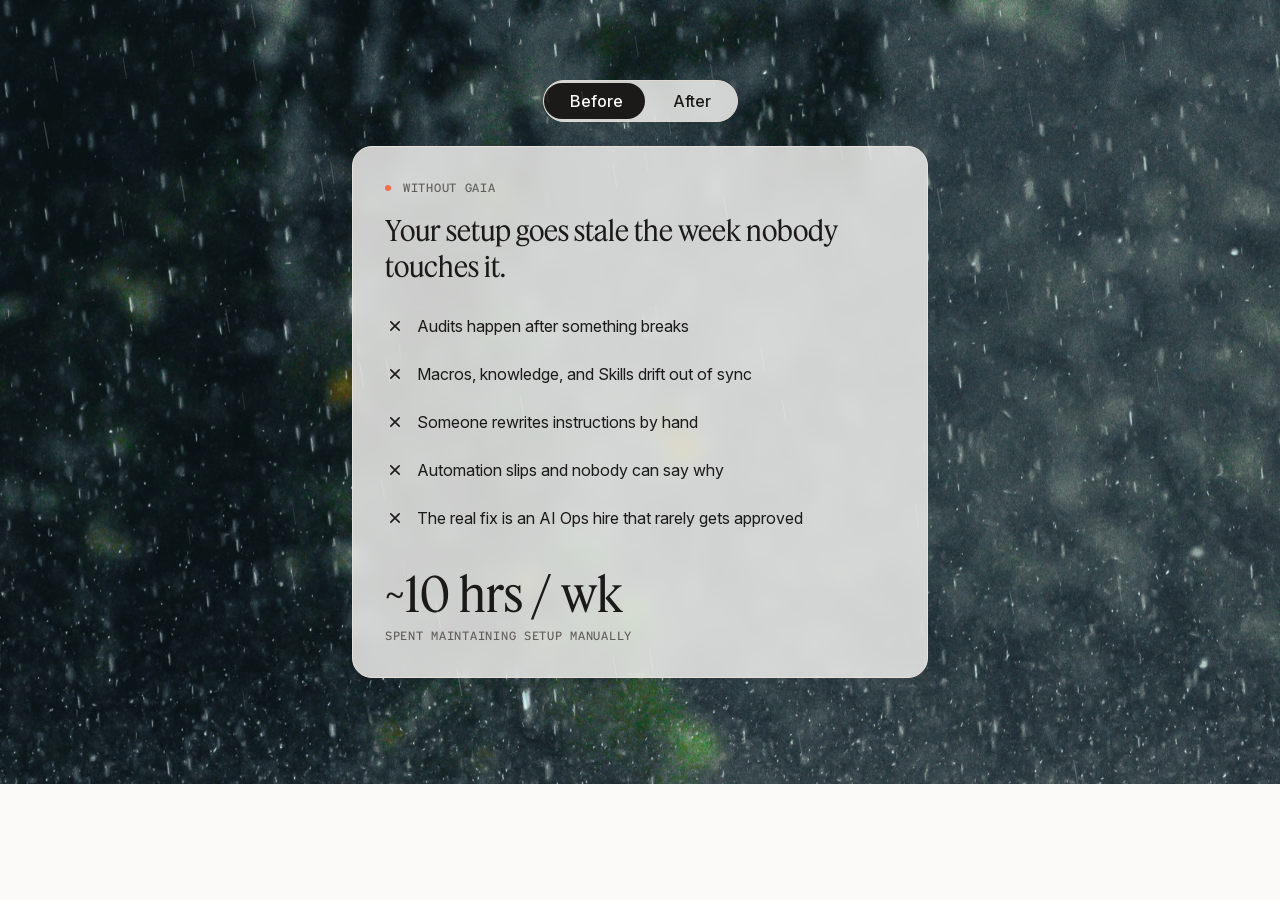
<file: before-after-prototype/index.html>
<!DOCTYPE html>
<html lang="en">
<head>
<meta charset="utf-8">
<meta name="viewport" content="width=device-width, initial-scale=1">
<title>Before and after Gaia</title>
<style>
  @font-face { font-family: "Feature Deck"; src: url("assets/fonts/FeatureDeck-Regular-Web.woff2") format("woff2"); font-weight: 400; font-display: swap; }
  @font-face { font-family: "Inter Variable"; src: url("assets/fonts/InterVariable.woff2") format("woff2"); font-weight: 100 900; font-display: swap; }
  @font-face { font-family: "Red Hat Mono"; src: url("assets/fonts/RedHatMono-VF.woff2") format("woff2"); font-weight: 300 700; font-display: swap; }

  :root {
    --paper: #fcfaf8;
    --ink: #1b1a19;
    --content-tertiary: #5f5c59;
    --border-default: #e8e2dc;
    --border-bold: #dfd9d3;
    --border-faint: #f8f5f1;
    --brand-500: #fb6b4b;
    --card-bg: rgba(252, 250, 248, 0.8);
    --fade: 450ms;
  }

  * { box-sizing: border-box; }
  html, body { margin: 0; background: var(--paper); color: var(--ink); }
  body { font-family: "Inter Variable", Inter, system-ui, sans-serif; -webkit-font-smoothing: antialiased; }

  /* ---------- Section ---------- */
  .ba {
    position: relative;
    width: 100%;
    max-width: 1440px;
    min-height: 780px;
    margin: 0 auto;
    padding: 80px 24px;
    display: flex;
    flex-direction: column;
    align-items: center;
    gap: 24px;
    overflow: hidden;
    isolation: isolate;
  }

  /* Two full-bleed scenes stacked; the active one is visible. */
  .scene {
    position: absolute; inset: 0;
    opacity: 0;
    transition: opacity var(--fade) ease;
    pointer-events: none;
    z-index: 0;
  }
  .scene img { position: absolute; inset: 0; width: 100%; height: 100%; object-fit: cover; }
  .ba[data-state="before"] .scene--before,
  .ba[data-state="after"]  .scene--after { opacity: 1; }

  /* Particle layer: its own stacking layer so it can sit under the card (A) or over everything (B). */
  .particles { position: absolute; inset: 0; z-index: 1; pointer-events: none; }
  .particles > * {
    position: absolute; inset: 0; width: 100%; height: 100%;
    opacity: 0; visibility: hidden;
    transition: opacity var(--fade) ease, visibility 0s linear var(--fade);
  }
  .ba[data-state="before"] .particles--before,
  .ba[data-state="after"]  .particles--after { opacity: 1; visibility: visible; transition-delay: 0s; }

  .ba[data-layer="over"] .particles { z-index: 5; }

  /* ---------- Toggle ---------- */
  .toggle {
    position: relative; z-index: 2;
    display: flex; gap: 2px; padding: 2px;
    background: var(--card-bg);
    border: 1px solid var(--border-bold);
    border-radius: 999px;
    -webkit-backdrop-filter: blur(8px); backdrop-filter: blur(8px);
  }
  .toggle__thumb {
    position: absolute; top: 2px; left: 0; height: calc(100% - 4px);
    border-radius: 999px; background: var(--ink);
    transition: transform 380ms cubic-bezier(.3,.8,.3,1), width 380ms cubic-bezier(.3,.8,.3,1);
    will-change: transform, width;
  }
  .toggle button {
    appearance: none; border: 0; cursor: pointer; position: relative;
    padding: 6px 24px; border-radius: 999px;
    background: transparent; color: var(--ink);
    font: 500 16px/1.5 "Inter Variable", Inter, sans-serif;
    transition: color 300ms ease;
  }
  .toggle button[aria-pressed="true"] { color: var(--paper); }
  .toggle button:focus-visible { outline: 2px solid var(--brand-500); outline-offset: 2px; }

  /* ---------- Cards ---------- */
  .cards { position: relative; z-index: 2; display: grid; width: 100%; max-width: 576px; }
  .card {
    grid-area: 1 / 1;
    align-self: start;            /* each card keeps its own height */
    display: flex; flex-direction: column; gap: 24px;
    padding: 32px;
    border-radius: 20px;
    background: var(--card-bg);
    border: 1px solid var(--border-default);
    -webkit-backdrop-filter: blur(8px); backdrop-filter: blur(8px);
    opacity: 0;
    transition: opacity var(--fade) ease;
    pointer-events: none;
  }
  .card--after { overflow: hidden; }
  .ba[data-state="before"] .card--before,
  .ba[data-state="after"]  .card--after { opacity: 1; pointer-events: auto; }

  .card__top { display: flex; flex-direction: column; gap: 16px; }
  .eyebrow { display: flex; align-items: center; gap: 12px; }
  .eyebrow__dot { width: 6px; height: 6px; border-radius: 50%; background: var(--brand-500); }
  .eyebrow__logo {
    width: 24px; height: 24px; border-radius: 50%; overflow: hidden;
    border: 0.75px solid var(--border-faint);
    box-shadow: 0 0 0 1px var(--border-default);
  }
  .eyebrow__logo img { display: block; width: 100%; height: 100%; object-fit: cover; }
  .mono {
    font: 500 12px/1.5 "Red Hat Mono", ui-monospace, monospace;
    letter-spacing: 0.72px; text-transform: uppercase;
    color: var(--content-tertiary);
  }
  .card h3 {
    margin: 0;
    font: 400 28px/1.3 "Feature Deck", Georgia, serif;
    color: var(--ink);
  }
  .card ul { list-style: none; margin: 0; padding: 0; display: flex; flex-direction: column; }
  .card li { display: flex; align-items: center; gap: 12px; padding: 12px 0; font: 400 16px/1.5 "Inter Variable", Inter, sans-serif; }
  .card li img { width: 20px; height: 20px; flex: 0 0 20px; }
  .stat { display: flex; flex-direction: column; gap: 4px; }
  .card--after .stat { gap: 8px; }
  .stat strong { font: 400 48px/1.2 "Feature Deck", Georgia, serif; }

  /* Flower cut-out: centre sits 8px in from the card's right edge, on its bottom edge, rotated -24.18deg. */
  .flower {
    position: absolute;
    width: 442.8px; height: 527.3px;
    right: -213.4px; bottom: -263px;
    transform: rotate(-24.18deg);
    pointer-events: none;
  }
  .flower img { display: block; width: 100%; height: 100%; }

  /* ---------- Load-in on each toggle click ---------- */
  .scene img { transform: scale(1); }
  .scene.is-entering img { animation: settle 1100ms cubic-bezier(.2,.7,.2,1) both; }
  @keyframes settle { from { transform: scale(1.035); } to { transform: scale(1); } }

  .card.is-entering { animation: cardIn 520ms cubic-bezier(.2,.7,.2,1) both; }
  @keyframes cardIn { from { transform: translateY(10px) scale(.985); } to { transform: none; } }

  .card.is-entering :is(.eyebrow, h3, li, .stat) {
    animation: rise 560ms cubic-bezier(.2,.7,.2,1) both;
    animation-delay: calc(var(--i, 0) * 55ms + 80ms);
  }
  @keyframes rise { from { opacity: 0; transform: translateY(10px); } to { opacity: 1; transform: none; } }

  .card.is-entering .flower img { animation: bloom 900ms cubic-bezier(.2,.7,.2,1) both; animation-delay: 200ms; }
  @keyframes bloom { from { opacity: 0; transform: translate(28px, 28px) scale(.96); } to { opacity: 1; transform: none; } }

  @media (max-width: 640px) {
    .ba { min-height: 0; padding: 48px 16px; }
    .card { padding: 24px; }
    .card h3 { font-size: 24px; }
    .stat strong { font-size: 40px; }
  }
  @media (prefers-reduced-motion: reduce) {
    .scene, .card, .toggle button, .toggle__thumb { transition: none; }
    .is-entering, .is-entering * { animation: none !important; }
  }
</style>
</head>
<body>

<section class="ba" data-state="before" data-layer="over" id="ba">
  <!-- Scenes: the two photos. Particles are a separate layer so their stacking can be switched. -->
  <div class="scene scene--before" aria-hidden="true"><img src="assets/img/rain-bg.jpg" alt=""></div>
  <div class="scene scene--after" aria-hidden="true"><img src="assets/img/spring-bg.jpg" alt=""></div>
  <div class="particles" aria-hidden="true">
    <canvas id="rain" class="particles--before"></canvas>
    <canvas id="petals" class="particles--after"></canvas>
  </div>

  <div class="toggle" role="group" aria-label="Before or after Gaia">
    <span class="toggle__thumb" aria-hidden="true"></span>
    <button type="button" data-set="before" aria-pressed="true">Before</button>
    <button type="button" data-set="after" aria-pressed="false">After</button>
  </div>

  <div class="cards">
    <article class="card card--before">
      <div class="card__top">
        <div class="card__top">
          <div class="eyebrow"><span class="eyebrow__dot"></span><span class="mono">Without Gaia</span></div>
          <h3>Your setup goes stale the week nobody touches it.</h3>
        </div>
        <ul>
          <li><img src="assets/img/before-cross.svg" alt="">Audits happen after something breaks</li>
          <li><img src="assets/img/before-cross.svg" alt="">Macros, knowledge, and Skills drift out of sync</li>
          <li><img src="assets/img/before-cross.svg" alt="">Someone rewrites instructions by hand</li>
          <li><img src="assets/img/before-cross.svg" alt="">Automation slips and nobody can say why</li>
          <li><img src="assets/img/before-cross.svg" alt="">The real fix is an AI Ops hire that rarely gets approved</li>
        </ul>
      </div>
      <div class="stat">
        <strong>~10 hrs / wk</strong>
        <span class="mono">Spent maintaining setup manually</span>
      </div>
    </article>

    <article class="card card--after">
      <div class="eyebrow"><span class="eyebrow__logo"><img src="assets/img/gaia-logo.png" alt=""></span><span class="mono">With Gaia</span></div>
      <h3>Your setup gets better with every fix you approve.</h3>
      <ul>
        <li><img src="assets/img/after-check.svg" alt="">Gaia checks your setup when you ask, or on a Routine</li>
        <li><img src="assets/img/after-check.svg" alt="">Ask, and Gaia drafts the fix for any conflict</li>
        <li><img src="assets/img/after-check.svg" alt="">Every draft waits for your approval</li>
        <li><img src="assets/img/after-check.svg" alt="">Routines keep an eye on the numbers you care about</li>
        <li><img src="assets/img/after-check.svg" alt="">AI Ops know-how built into Gorgias</li>
      </ul>
      <div class="stat">
        <strong>15 min / wk</strong>
        <span class="mono">Approve drafts. Done.</span>
      </div>
      <div class="flower" aria-hidden="true"><img src="assets/img/with-gaia-flower.png" alt=""></div>
    </article>
  </div>
</section>

<script>
(function () {
  const section = document.getElementById('ba');
  const reduced = matchMedia('(prefers-reduced-motion: reduce)').matches;

  /* ---------- Toggle ---------- */
  const toggle = section.querySelector('.toggle');
  const thumb = toggle.querySelector('.toggle__thumb');
  function moveThumb(b, instant) {
    if (instant) thumb.style.transition = 'none';
    thumb.style.width = b.offsetWidth + 'px';
    thumb.style.transform = `translateX(${b.offsetLeft - 2}px)`;
    if (instant) { void thumb.offsetWidth; thumb.style.transition = ''; }
  }
  // Stagger index for the load-in: each row of the active card rises 55ms after the one before.
  section.querySelectorAll('.card').forEach(card => {
    card.querySelectorAll('.eyebrow, h3, li, .stat').forEach((el, i) => el.style.setProperty('--i', i));
  });
  function enter(state) {
    const targets = [section.querySelector('.card--' + state), section.querySelector('.scene--' + state)];
    for (const el of targets) { el.classList.remove('is-entering'); void el.offsetWidth; el.classList.add('is-entering'); }
    clearTimeout(enter.t);
    enter.t = setTimeout(() => targets.forEach(el => el.classList.remove('is-entering')), 1400);
  }
  toggle.addEventListener('click', (e) => {
    const b = e.target.closest('button[data-set]'); if (!b) return;
    if (section.dataset.state === b.dataset.set) return;
    section.dataset.state = b.dataset.set;
    toggle.querySelectorAll('button').forEach(x => x.setAttribute('aria-pressed', String(x === b)));
    moveThumb(b, false);
    enter(b.dataset.set);
  });
  moveThumb(toggle.querySelector('button[aria-pressed="true"]'), true);
  document.fonts && document.fonts.ready.then(() => moveThumb(toggle.querySelector('button[aria-pressed="true"]'), true));

  const density = 2;   // locked in: max density, particles over everything

  /* ---------- Shared canvas plumbing ---------- */
  function makeLayer(canvas, setup, draw) {
    const ctx = canvas.getContext('2d');
    let w = 0, h = 0, dpr = 1, items = [], last = 0;
    function resize() {
      const r = canvas.getBoundingClientRect();
      dpr = Math.min(devicePixelRatio || 1, 2);
      w = r.width; h = r.height;
      canvas.width = Math.round(w * dpr); canvas.height = Math.round(h * dpr);
      ctx.setTransform(dpr, 0, 0, dpr, 0, 0);
      items = setup(w, h, density);
    }
    function frame(t) {
      const dt = Math.min((t - last) / 1000, 0.05); last = t;
      ctx.clearRect(0, 0, w, h);
      draw(ctx, items, w, h, dt, t / 1000);
    }
    return { resize, frame, reseed: () => { items = setup(w, h, density); } };
  }

  const rnd = (a, b) => a + Math.random() * (b - a);

  /* ---------- Rain: thin white streaks, slight lean, three depths ---------- */
  const rain = makeLayer(document.getElementById('rain'),
    (w, h, d) => {
      const n = Math.round((w * h) / 18000 * d);      // ~62 drops at 1440x780
      return Array.from({ length: n }, () => {
        const depth = Math.random();                   // 0 far, 1 near
        return {
          x: rnd(0, w * 1.1), y: rnd(-h, h),
          len: 10 + depth * 16,
          speed: 520 + depth * 480,                    // px per second
          lean: 0.12 + depth * 0.06,                   // horizontal drift per unit fall
          alpha: 0.05 + depth * 0.14,
          width: 0.8 + depth * 0.6
        };
      });
    },
    (ctx, drops, w, h, dt) => {
      ctx.lineCap = 'round';
      for (const p of drops) {
        p.y += p.speed * dt; p.x += p.speed * p.lean * dt;
        if (p.y > h + p.len) { p.y = -p.len - rnd(0, h * 0.3); p.x = rnd(-w * 0.1, w); }
        ctx.strokeStyle = `rgba(255,255,255,${p.alpha})`;
        ctx.lineWidth = p.width;
        ctx.beginPath();
        ctx.moveTo(p.x, p.y);
        ctx.lineTo(p.x - p.len * p.lean, p.y - p.len);
        ctx.stroke();
      }
    });

  /* ---------- Petals and pollen: few, slow, swaying ---------- */
  const PETAL_COLORS = ['251,107,75', '240,150,140', '232,120,120', '255,170,150'];
  function petalPath(ctx, s) {
    // A single petal: two curves meeting at both tips.
    ctx.beginPath();
    ctx.moveTo(0, -s);
    ctx.bezierCurveTo(s * 0.9, -s * 0.6, s * 0.9, s * 0.6, 0, s);
    ctx.bezierCurveTo(-s * 0.9, s * 0.6, -s * 0.9, -s * 0.6, 0, -s);
    ctx.closePath();
  }
  // Near-camera petals: drawn once at 28px, then scaled up 2-3x. The upscale is what blurs them,
  // so it works in every browser without canvas filters.
  const spriteCache = new Map();
  function petalSprite(color) {
    if (spriteCache.has(color)) return spriteCache.get(color);
    const c = document.createElement('canvas'); c.width = c.height = 28;
    const x = c.getContext('2d');
    x.translate(14, 14); x.fillStyle = `rgb(${color})`;
    x.shadowColor = `rgb(${color})`; x.shadowBlur = 4;
    petalPath(x, 10); x.fill();
    spriteCache.set(color, c); return c;
  }
  const petals = makeLayer(document.getElementById('petals'),
    (w, h, d) => {
      const np = Math.round(Math.max(6, (w / 1440) * 11 * d));
      const nd = Math.round(Math.max(12, (w / 1440) * 28 * d));
      const nn = Math.round(Math.max(2, (w / 1440) * 3 * d));
      const list = [];
      for (let i = 0; i < nn; i++) list.push({
        kind: 'near',
        x: rnd(0, w), y: rnd(-h * 0.4, h),
        size: rnd(24, 46),
        vy: rnd(38, 70),                                // closer, so it moves faster (parallax)
        sway: rnd(60, 120), swayF: rnd(0.35, 0.65), phase: rnd(0, 6.28),
        rot: rnd(0, 6.28), rotV: rnd(-0.9, 0.9),
        alpha: rnd(0.16, 0.32),
        color: PETAL_COLORS[(i + 1) % PETAL_COLORS.length]
      });
      for (let i = 0; i < np; i++) list.push({
        kind: 'petal',
        x: rnd(0, w), y: rnd(-h * 0.2, h),
        size: rnd(7, 15),
        vy: rnd(14, 28),                                // fall speed px/s
        sway: rnd(18, 38), swayF: rnd(0.25, 0.5), phase: rnd(0, 6.28),
        rot: rnd(0, 6.28), rotV: rnd(-0.6, 0.6),
        alpha: rnd(0.22, 0.48),
        blur: rnd(1.5, 4),                              // soft edges, like the out-of-focus photo
        color: PETAL_COLORS[i % PETAL_COLORS.length]
      });
      for (let i = 0; i < nd; i++) list.push({
        kind: 'pollen',
        x: rnd(0, w), y: rnd(0, h),
        size: rnd(1.2, 2.6),
        vy: rnd(-10, -3),                               // pollen drifts up
        sway: rnd(6, 16), swayF: rnd(0.3, 0.7), phase: rnd(0, 6.28),
        alpha: rnd(0.35, 0.7)
      });
      return list;
    },
    (ctx, list, w, h, dt, t) => {
      for (const p of list) {
        p.y += p.vy * dt;
        const x = p.x + Math.sin(t * p.swayF + p.phase) * p.sway;
        if (p.kind === 'near') {
          p.rot += p.rotV * dt;
          if (p.y > h + p.size * 2) { p.y = -p.size * 2 - rnd(0, h * 0.5); p.x = rnd(0, w); }
          ctx.save();
          ctx.translate(x, p.y); ctx.rotate(p.rot);
          ctx.globalAlpha = p.alpha;
          ctx.drawImage(petalSprite(p.color), -p.size, -p.size, p.size * 2, p.size * 2);
          ctx.restore();
        } else if (p.kind === 'petal') {
          p.rot += p.rotV * dt;
          if (p.y > h + 30) { p.y = -30; p.x = rnd(0, w); }
          ctx.save();
          ctx.translate(x, p.y); ctx.rotate(p.rot);
          ctx.fillStyle = `rgba(${p.color},${p.alpha})`;
          ctx.shadowColor = `rgba(${p.color},${p.alpha})`; ctx.shadowBlur = p.blur;
          petalPath(ctx, p.size); ctx.fill();
          ctx.restore();
        } else {
          if (p.y < -10) { p.y = h + 10; p.x = rnd(0, w); }
          const twinkle = 0.75 + 0.25 * Math.sin(t * 2 + p.phase);
          ctx.fillStyle = `rgba(255,246,214,${p.alpha * twinkle})`;
          ctx.beginPath(); ctx.arc(x, p.y, p.size, 0, 6.28); ctx.fill();
        }
      }
    });

  /* ---------- Run loop: only the visible scene, only while on screen ---------- */
  let visible = true, raf = 0;
  function loop(t) {
    raf = 0;
    if (!visible || document.hidden) return;
    rain.frame(t); petals.frame(t);   // both, so the crossfade never shows a stale frame
    raf = requestAnimationFrame(loop);
  }
  function start() { if (!raf && !reduced) raf = requestAnimationFrame(loop); }
  function resizeAll() { rain.resize(); petals.resize(); if (reduced) { rain.frame(0); petals.frame(0); } }

  new ResizeObserver(resizeAll).observe(section);
  new IntersectionObserver(([e]) => { visible = e.isIntersecting; start(); }, { threshold: 0.05 }).observe(section);
  document.addEventListener('visibilitychange', start);
  section.addEventListener('transitionend', start);
  toggle.addEventListener('click', start);
  resizeAll(); start();
})();
</script>
</body>
</html>
</file>
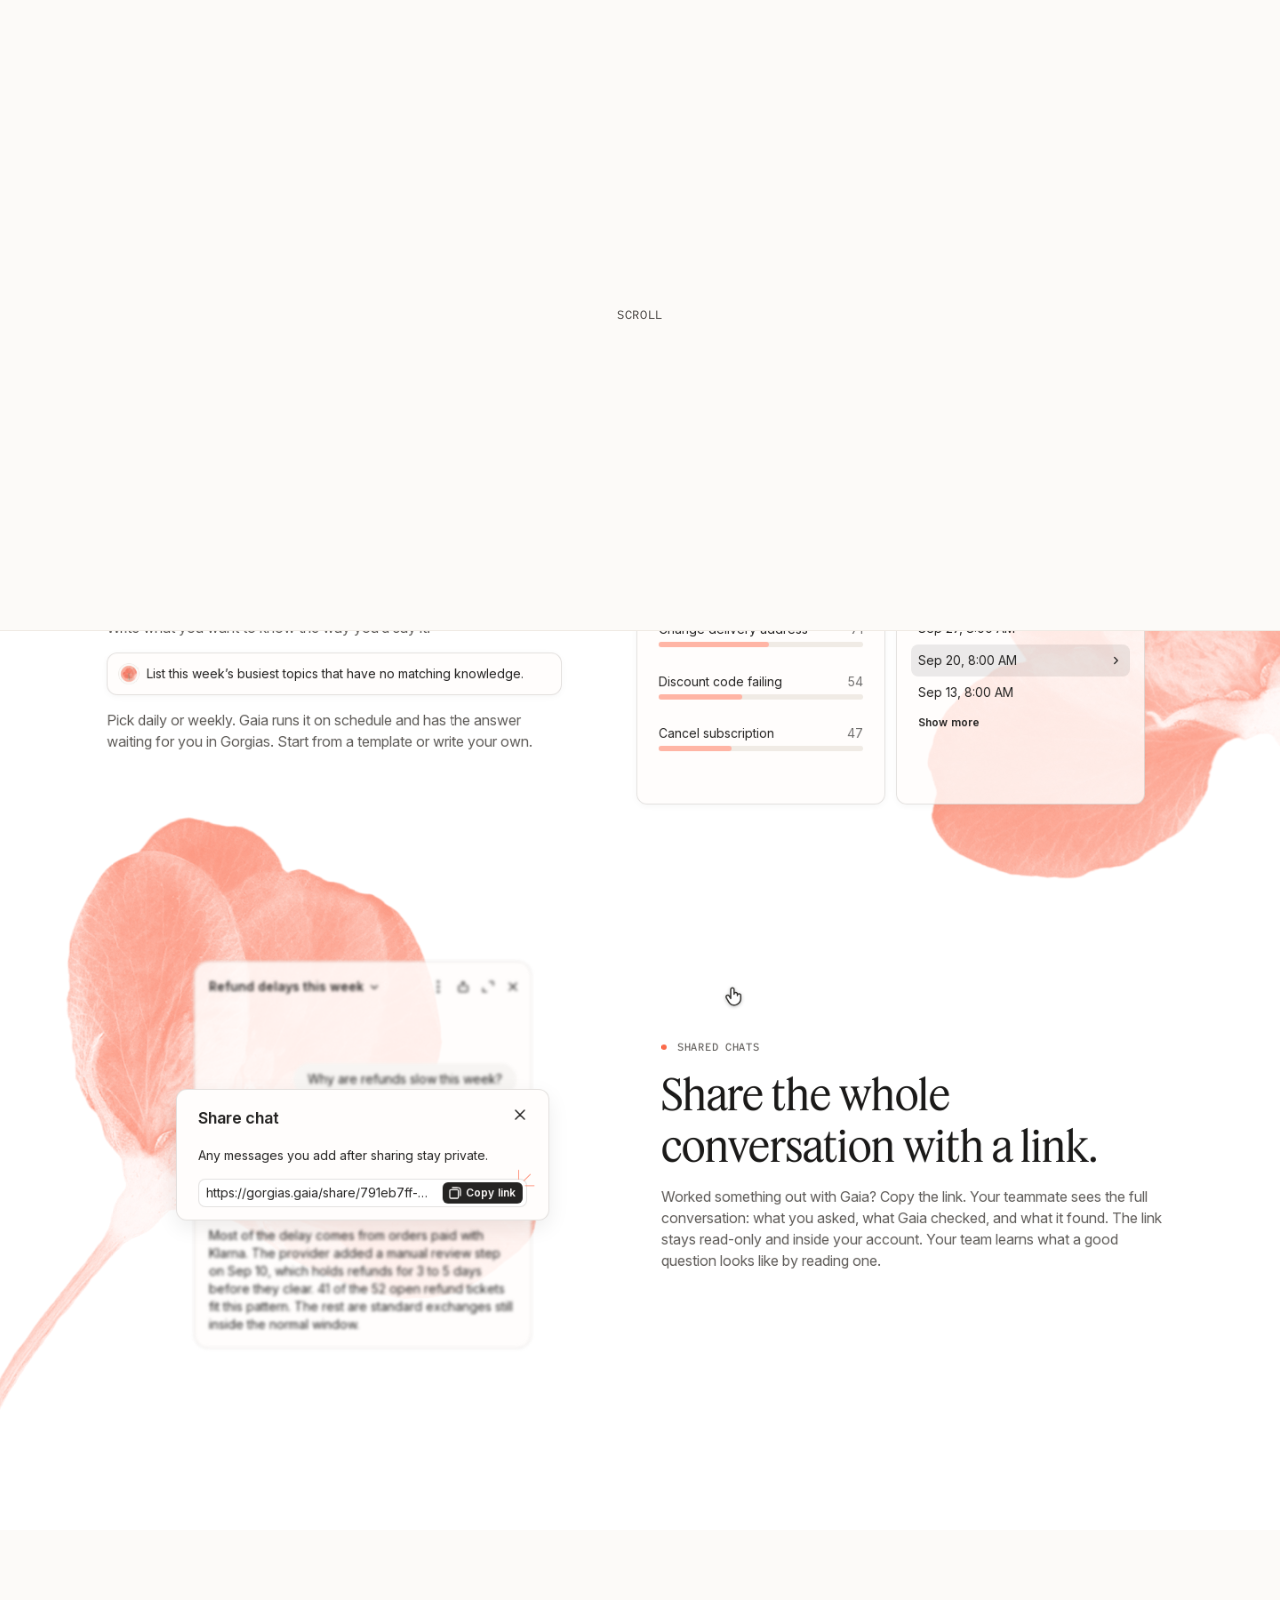
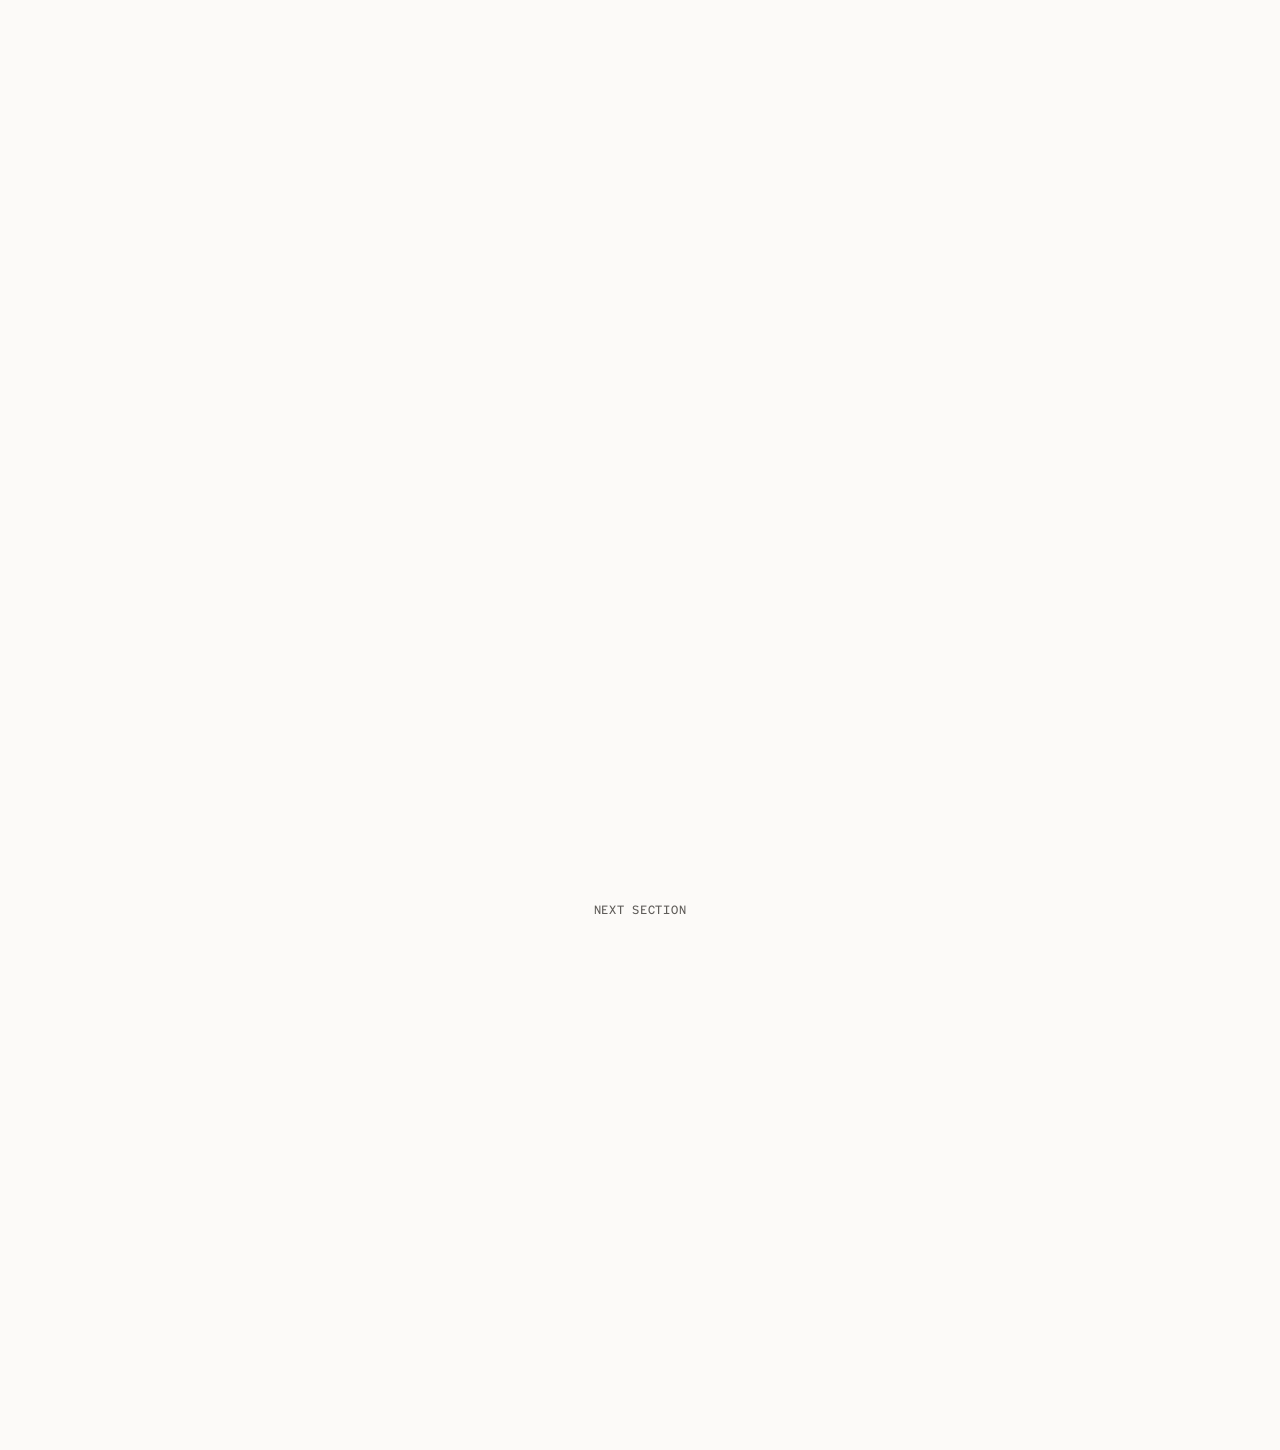
<file: conversation-scroll/index.html>
<!DOCTYPE html>
<html lang="en">
<head>
<meta charset="utf-8">
<meta name="viewport" content="width=device-width, initial-scale=1">
<title>Now the whole thing is a conversation</title>
<style>
  @font-face { font-family: "Feature Deck"; src: url("assets/fonts/FeatureDeck-Regular-Web.woff2") format("woff2"); font-weight: 400; font-display: swap; }
  @font-face { font-family: "Inter Variable"; src: url("assets/fonts/InterVariable.woff2") format("woff2"); font-weight: 100 900; font-display: swap; }
  @font-face { font-family: "Red Hat Mono"; src: url("assets/fonts/RedHatMono-VF.woff2") format("woff2"); font-weight: 300 700; font-display: swap; }

  :root {
    --paper: #fcfaf8; --white: #fff; --ink: #1b1a19; --ink-2: #252423;
    --tertiary: #5f5c59; --neutral-tertiary: #706f6e; --placeholder: #807d7c; --input-placeholder: #8e8985;
    --border-soft: #f0ebe5; --border-neutral: rgba(31,23,12,.12);
    --brand-500: #fb6b4b; --brand-200: #ffb5a5;
    --elev-mid: #fffdfc; --surface-1: #f7f5f3; --selected: rgba(63,60,57,.10);
    --ease: cubic-bezier(.2,.7,.2,1);
  }
  * { box-sizing: border-box; }
  html, body { margin: 0; background: var(--paper); color: var(--ink); }
  body { font-family: "Inter Variable", Inter, system-ui, sans-serif; -webkit-font-smoothing: antialiased; }
  .mono { font: 500 12px/1.5 "Red Hat Mono", ui-monospace, monospace; letter-spacing: .72px; text-transform: uppercase; color: var(--tertiary); }
  .ui { font-family: "Inter Variable", Inter, sans-serif; font-feature-settings: "tnum" 1, "lnum" 1; }

  /* ---------- Page scaffolding around the section (context only) ---------- */
  .lead, .tail { display: grid; place-items: center; color: var(--placeholder); }
  .lead { height: 70vh; } .tail { height: 120vh; }

  /* ---------- Scroll track + pinned stage ---------- */
  .track { position: relative; }
  .stage { position: sticky; top: 0; height: 100vh; overflow: hidden; background: var(--white); border-top: 1px solid var(--border-soft); }
  .canvas { position: absolute; left: 0; top: 0; width: 1440px; height: 1668px; transform-origin: 0 0; will-change: transform; }
  .abs { position: absolute; }

  /* Reveal helper: hidden until its step, then rises in with a stagger set through --i (same motion as the Before/After section) */
  .rise { opacity: 0; transition: opacity .25s ease; }
  .on > .rise, .on.rise { animation: rise 620ms var(--ease) both; animation-delay: calc(var(--i, 0) * 55ms + var(--d, 0ms) + 80ms); }
  @keyframes rise { from { opacity: 0; transform: translateY(12px); } to { opacity: 1; transform: none; } }
  .on > .card { animation-name: cardIn; animation-duration: 700ms; }
  @keyframes cardIn { from { opacity: 0; transform: translateY(14px) scale(.985); } to { opacity: 1; transform: none; } }

  /* ---------- Header ---------- */
  .header { left: 336px; top: 160px; width: 768px; display: flex; flex-direction: column; align-items: center; gap: 12px; text-align: center; }
  .tag { display: flex; align-items: center; gap: 12px; }
  .tag i { width: 6px; height: 6px; border-radius: 50%; background: var(--brand-500); }
  h1, h2 { margin: 0; font: 400 48px/1.2 "Feature Deck", Georgia, serif; color: var(--ink); }
  .header p, .col p.copy { margin: 0; font: 400 16px/1.5 "Inter Variable", sans-serif; color: var(--tertiary); }

  /* ---------- Flowers ---------- */
  .flower { pointer-events: none; }
  .flower img { display: block; width: 100%; }
  .flower-1 { left: 1002px; top: 236px; width: 668px; }
  .flower-2 { left: -128px; top: 816px; width: 758px; opacity: 0; transform: translate(-321px, 204px); will-change: transform;
    transition: opacity .8s var(--ease), transform 1.2s var(--ease); }
  [data-step="4"] .flower-2, [data-step="5"] .flower-2, [data-step="6"] .flower-2 { opacity: 1; }
  [data-step="7"] .flower-2 { opacity: 1; transform: none; transition-delay: 0s, 1s; }

  /* ---------- Routines block ---------- */
  .col { display: flex; flex-direction: column; gap: 16px; }
  .col-routines { left: 120px; top: 456px; width: 516px; }
  .col-shared   { left: 744px; top: 1096px; width: 576px; }
  .chip-slot { height: 48px; }

  .cards { left: 684px; top: 364px; width: 636px; height: 500px; padding: 32px; display: flex; gap: 12px; }
  .card { width: 280px; height: 436px; border-radius: 12px; background: rgba(255,253,252,.8); border: 1px solid var(--border-neutral); box-shadow: 0 2px 8px rgba(0,0,0,.04); padding: 12px 16px; display: flex; flex-direction: column; }
  .lbl { font: 500 12px/16px "Inter Variable", sans-serif; letter-spacing: .12px; color: var(--neutral-tertiary); }
  .card .row { padding: 6px 8px; }
  .card .summary { padding: 4px 8px 12px; display: flex; flex-direction: column; gap: 2px; }
  .card .summary b { font: 600 18px/24px "Inter Variable", sans-serif; color: var(--ink-2); }
  .card .summary span { font: 400 12px/16px "Inter Variable", sans-serif; letter-spacing: .12px; color: var(--placeholder); }
  .card .divider { margin: 0 8px 12px; height: 1px; background: var(--border-neutral); }
  .topics { flex: 1; padding: 0 8px; display: flex; flex-direction: column; justify-content: space-between; }
  .topic { display: flex; flex-direction: column; gap: 4px; }
  .topic .head { display: flex; justify-content: space-between; font: 400 14px/20px "Inter Variable", sans-serif; color: var(--ink-2); }
  .topic .head span { color: var(--neutral-tertiary); }
  .topic .trackbar { height: 6px; border-radius: 999px; background: var(--border-soft); }
  .topic .fill { height: 6px; border-radius: 999px; background: var(--brand-200); width: var(--w); transform-origin: left; transform: scaleX(0); transition: transform .9s var(--ease); }
  .on .topic .fill { transform: none; transition-delay: calc(var(--i, 0) * 80ms + 250ms); }
  .card .footer { height: 47px; }

  .pop { padding: 12px 16px; }
  .pop .val { font: 600 18px/24px "Inter Variable", sans-serif; color: var(--ink-2); padding: 0 8px; }
  .pop .txt { font: 400 14px/20px "Inter Variable", sans-serif; color: var(--ink-2); padding: 0 8px; }
  .pop .sub { font: 400 12px/16px "Inter Variable", sans-serif; letter-spacing: .12px; color: var(--placeholder); padding: 6px 8px 12px; }
  .pop .divider { margin: 0 0 8px; }
  .pop .hist { display: flex; align-items: center; gap: 8px; }
  .qty { font: 600 12px/16px "Inter Variable", sans-serif; color: #5f5e5c; padding: 1px 6px; border: 1px solid var(--border-neutral); border-radius: 999px; }
  .pop .item { height: 36px; display: flex; align-items: center; justify-content: space-between; padding: 0 8px; border-radius: 8px; font: 400 14px/20px "Inter Variable", sans-serif; color: var(--ink-2); }
  .pop .item.sel { background: var(--selected); }
  .pop .item img { width: 16px; height: 16px; }
  .pop .more { font: 600 12px/16px "Inter Variable", sans-serif; letter-spacing: .12px; color: var(--ink-2); padding: 8px 8px 0; }

  /* ---------- The Gaia input (two of them) ---------- */
  .input {
    height: 48px; padding: 12px; border-radius: 12px; display: flex; align-items: center; gap: 8px;
    background: var(--elev-mid); border: 1px solid var(--border-neutral); box-shadow: 0 2px 8px rgba(0,0,0,.04);
    font: 400 14px/20px "Inter Variable", sans-serif; color: var(--ink-2); white-space: nowrap; overflow: hidden;
    will-change: transform;
    transition: transform .75s var(--ease), width .55s var(--ease), opacity .4s var(--ease);
  }
  .input img { width: 24px; height: 24px; flex: 0 0 24px; border-radius: 50%; }   /* clips a stray pixel from the export */
  .input .text { flex: 1; overflow: hidden; }
  .input .ph { color: var(--input-placeholder); transition: opacity .25s; }
  .input .typed { display: none; }
  .input.typing .ph, .input.done .ph { display: none; }
  .input.typing .typed, .input.done .typed { display: inline; }
  .caret { display: none; width: 1px; height: 16px; background: var(--ink-2); vertical-align: -3px; margin-left: 1px; animation: blink 1s steps(2) infinite; }
  .input.typing .caret { display: inline-block; }
  @keyframes blink { to { opacity: 0; } }

  [data-step="1"] #inputA, [data-step="4"] #inputB { cursor: pointer; }
  /* Input A rests at its chip position; earlier steps offset it with a transform. */
  #inputA { left: 120px; top: 661px; width: 320px; transform: translate(440px, -297px); }
  [data-step="2"] #inputA { width: 512px; transform: translate(344px, -297px); }
  [data-step="3"] #inputA, [data-step="4"] #inputA, [data-step="5"] #inputA, [data-step="6"] #inputA, [data-step="7"] #inputA { width: 512px; transform: none; }

  #inputB { left: 464px; top: 1008px; width: 320px; opacity: 0; transform: translate(96px, 10px); pointer-events: none; }
  [data-step="4"] #inputB { opacity: 1; transform: translate(96px, 0); }
  [data-step="5"] #inputB { opacity: 1; transform: none; width: 512px; }
  [data-step="6"] #inputB, [data-step="7"] #inputB { width: 512px; opacity: 0; transform: none; transition-duration: .25s; }

  /* ---------- Chat window ---------- */
  .chat {
    left: 530px; top: 1008px; width: 380px; height: 436px; border-radius: 16px; overflow: hidden;
    background: rgba(255,253,252,.85); border: 1px solid var(--border-neutral);
    display: flex; flex-direction: column;
    transform-origin: 50% 0; opacity: 0; will-change: transform;
    transform: scale(calc(512 / 380), calc(48 / 436));
    transition: transform .8s var(--ease), opacity .35s var(--ease), filter .6s var(--ease);
  }
  [data-step="6"] .chat, [data-step="7"] .chat { opacity: 1; transform: none; }
  [data-step="7"] .chat { transform: translateX(-312px); filter: blur(2px); transition-delay: 1s; }   /* after the click */
  .chat .hd { height: 52px; padding: 16px 6px 12px 16px; display: flex; align-items: center; gap: 12px; }
  .chat .title { display: flex; align-items: center; gap: 4px; font: 600 14px/20px "Inter Variable", sans-serif; color: var(--ink-2); padding: 4px 6px; margin-left: -6px; border-radius: 6px; }
  .chat .title img { width: 16px; height: 16px; }
  .chat .ctrl { margin-left: auto; display: flex; }
  .ibtn { width: 28px; height: 28px; border-radius: 6px; display: grid; place-items: center; transition: background .25s; }
  .ibtn img { width: 20px; height: 20px; }
  .ibtn.hover { background: rgba(63,60,57,.08); }
  .ibtn.press { transform: scale(.92); }
  .chat .body { flex: 1; padding: 24px 16px 16px; display: flex; flex-direction: column; justify-content: flex-end; gap: 24px; }
  .msg { font: 400 14px/20px "Inter Variable", sans-serif; color: var(--ink-2); }
  .msg.me { align-self: flex-end; max-width: 360px; padding: 8px 16px; border-radius: 24px; background: var(--surface-1); white-space: nowrap; }

  /* ---------- Cursor ---------- */
  .cursor { width: 24px; height: 24px; opacity: 0; transition: opacity .3s; pointer-events: none; z-index: 5; will-change: transform; }
  .cursor.show { opacity: 1; }
  .cursor img { width: 100%; height: 100%; display: block; filter: drop-shadow(0 1px 2px rgba(0,0,0,.25)); }

  /* ---------- Share modal ---------- */
  .modal {
    left: 198px; top: 1152px; width: 420px; height: 148px; border-radius: 12px; z-index: 4;
    background: var(--elev-mid); border: 1px solid var(--border-neutral); box-shadow: 0 8px 24px rgba(0,0,0,.08);
    padding: 16px 24px 16px; opacity: 0; transform: translateY(12px) scale(.98);
    transition: opacity .45s var(--ease), transform .55s var(--ease);
  }
  [data-step="7"] .modal { opacity: 1; transform: none; transition-delay: 1.15s; }
  .blink { left: 384px; top: 90px; width: 19px; height: 19px; opacity: 0; transform-origin: 50% 50%; }
  [data-step="7"] .blink { animation: blinkIn 1.1s var(--ease) both; animation-delay: 1.75s; }
  @keyframes blinkIn {
    0%   { opacity: 0; transform: scale(.3) rotate(-20deg); }
    35%  { opacity: 1; transform: scale(1.15) rotate(0); }
    55%  { opacity: .35; transform: scale(1); }
    75%  { opacity: 1; transform: scale(1.05); }
    100% { opacity: 1; transform: scale(1); }
  }
  .modal .mh { display: flex; align-items: flex-start; justify-content: space-between; height: 32px; }
  .modal .mh b { font: 600 18px/24px "Inter Variable", sans-serif; color: var(--ink-2); padding-top: 4px; }
  .modal .mh img { width: 20px; height: 20px; margin: 2px -2px 0 0; }
  .modal .desc { font: 400 14px/20px "Inter Variable", sans-serif; color: var(--ink-2); margin-top: 16px; }
  .modal .field { margin-top: 16px; height: 32px; border: 1px solid var(--border-neutral); border-radius: 8px; display: flex; align-items: center; padding: 0 4px 0 8px; gap: 8px; background: var(--white); }
  .modal .field span { flex: 1; font: 400 14px/20px "Inter Variable", sans-serif; color: var(--ink-2); white-space: nowrap; overflow: hidden; text-overflow: ellipsis; }
  .modal .btn { height: 24px; padding: 0 8px 0 6px; border-radius: 6px; background: var(--ink-2); color: var(--elev-mid); display: flex; align-items: center; gap: 4px; font: 600 12px/16px "Inter Variable", sans-serif; letter-spacing: .12px; }
  .modal .btn img { width: 16px; height: 16px; }

  @media (prefers-reduced-motion: reduce) {
    .rise, .on > .rise, .input, .chat, .modal, .flower, .flower-2, .topic .fill, .blink { transition: none !important; animation: none !important; opacity: 1; }
  }
</style>
</head>
<body>

<div class="lead"><span class="mono">Scroll</span></div>

<div class="track" id="track">
  <section class="stage" id="stage" data-step="1" aria-label="Now the whole thing is a conversation">
    <div class="canvas" id="canvas">

      <!-- Header -->
      <div class="abs header">
        <div class="tag"><i></i><span class="mono">Also new</span></div>
        <h1>Now the whole thing is a conversation.</h1>
        <p>Setting up Gaia was already a conversation. Now running it is too.</p>
      </div>

      <div class="abs flower flower-1" aria-hidden="true"><img src="assets/img/flower-1.png" alt=""></div>

      <!-- Routines: left column -->
      <div class="abs col col-routines" id="routinesCol">
        <div class="tag rise" style="--i:0"><i></i><span class="mono">Routines</span></div>
        <h2 class="rise" style="--i:1">Ask once. Get the answer every week.</h2>
        <p class="copy rise" style="--i:2">Write what you want to know the way you’d say it:</p>
        <div class="chip-slot"></div>
        <p class="copy rise" style="--i:3">Pick daily or weekly. Gaia runs it on schedule and has the answer waiting for you in Gorgias. Start from a template or write your own.</p>
      </div>

      <!-- Routines: report + schedule -->
      <div class="abs cards" id="cards">
        <div class="card rise" style="--i:2">
          <div class="row lbl">Report</div>
          <div class="summary"><b>5 knowledge gaps</b><span>Sep 14–20 · 412 conversations</span></div>
          <div class="divider"></div>
          <div class="topics">
            <div class="topic" style="--i:0"><div class="head">Refund status<span>142</span></div><div class="trackbar"><div class="fill" style="--w:248px"></div></div></div>
            <div class="topic" style="--i:1"><div class="head">Order not received<span>98</span></div><div class="trackbar"><div class="fill" style="--w:171px"></div></div></div>
            <div class="topic" style="--i:2"><div class="head">Change delivery address<span>71</span></div><div class="trackbar"><div class="fill" style="--w:124px"></div></div></div>
            <div class="topic" style="--i:3"><div class="head">Discount code failing<span>54</span></div><div class="trackbar"><div class="fill" style="--w:94px"></div></div></div>
            <div class="topic" style="--i:4"><div class="head">Cancel subscription<span>47</span></div><div class="trackbar"><div class="fill" style="--w:82px"></div></div></div>
          </div>
          <div class="footer"></div>
        </div>
        <div class="card pop rise" style="--i:3">
          <div class="row lbl">Next run</div>
          <div class="val">in 6d 21h</div>
          <div class="row lbl" style="margin-top:12px">Instructions</div>
          <div class="txt">Missing knowledge matches report.</div>
          <div class="sub">Every Monday, 08:00 AM</div>
          <div class="divider"></div>
          <div class="row lbl hist">History <span class="qty">8</span></div>
          <div class="item">Sep 27, 8:00 AM</div>
          <div class="item sel">Sep 20, 8:00 AM <img src="assets/img/chevron-right.svg" alt=""></div>
          <div class="item">Sep 13, 8:00 AM</div>
          <div class="more">Show more</div>
        </div>
      </div>

      <!-- Input A: centred under the header, then becomes the chip in the left column -->
      <div class="abs input" id="inputA">
        <img src="assets/img/gaia-icon.png" alt="">
        <span class="text"><span class="ph">Ask Gaia...</span><span class="typed"></span><span class="caret"></span></span>
      </div>

      <div class="abs flower flower-2" aria-hidden="true"><img src="assets/img/flower-2.png" alt=""></div>

      <!-- Input B: centred below the Routines block, then grows into the chat -->
      <div class="abs input" id="inputB">
        <img src="assets/img/gaia-icon.png" alt="">
        <span class="text"><span class="ph">Ask Gaia...</span><span class="typed"></span><span class="caret"></span></span>
      </div>

      <!-- Chat window -->
      <div class="abs chat" id="chat">
        <div class="hd">
          <div class="title">Refund delays this week <img src="assets/img/chevron-down.svg" alt=""></div>
          <div class="ctrl">
            <div class="ibtn"><img src="assets/img/kebab.svg" alt=""></div>
            <div class="ibtn" id="shareBtn"><img src="assets/img/share.svg" alt=""></div>
            <div class="ibtn"><img src="assets/img/expand.svg" alt=""></div>
            <div class="ibtn"><img src="assets/img/close.svg" alt=""></div>
          </div>
        </div>
        <div class="body" id="chatBody">
          <div class="msg me rise" style="--i:0;--d:200ms">Why are refunds slow this week?</div>
          <div class="msg rise" style="--i:1;--d:200ms">Refund tickets are up 38% since Monday. Let me check what changed.</div>
          <div class="msg me rise" style="--i:2;--d:200ms">What is causing it?</div>
          <div class="msg rise" style="--i:3;--d:200ms">Most of the delay comes from orders paid with Klarna. The provider added a manual review step on Sep 10, which holds refunds for 3 to 5 days before they clear. 41 of the 52 open refund tickets fit this pattern. The rest are standard exchanges still inside the normal window.</div>
        </div>
      </div>

      <div class="abs cursor" id="cursor" aria-hidden="true"><img src="assets/img/hand.svg" alt=""></div>

      <!-- Share modal -->
      <div class="abs modal" id="modal">
        <div class="mh"><b>Share chat</b><img src="assets/img/close-modal.svg" alt=""></div>
        <div class="desc">Any messages you add after sharing stay private.</div>
        <div class="field"><span>https://gorgias.gaia/share/791eb7ff-863b-403c-95a3-e95aed54bf63</span><div class="btn"><img src="assets/img/copy.svg" alt="">Copy link</div></div>
        <img class="abs blink" src="assets/img/blink.svg" alt="">
      </div>

      <!-- Shared chats: right column -->
      <div class="abs col col-shared" id="sharedCol">
        <div class="tag rise" style="--i:0;--d:1200ms"><i></i><span class="mono">Shared Chats</span></div>
        <h2 class="rise" style="--i:1;--d:1200ms">Share the whole conversation with a link.</h2>
        <p class="copy rise" style="--i:2;--d:1200ms">Worked something out with Gaia? Copy the link. Your teammate sees the full conversation: what you asked, what Gaia checked, and what it found. The link stays read-only and inside your account. Your team learns what a good question looks like by reading one.</p>
      </div>

    </div>
  </section>
</div>

<div class="tail"><span class="mono">Next section</span></div>

<script>
(function () {
  const STEPS = 7;
  const CANVAS_W = 1440, CANVAS_H = 1668;
  const SEGMENT = 520;                      // scroll distance per step
  const track = document.getElementById('track');
  const stage = document.getElementById('stage');
  const canvas = document.getElementById('canvas');
  const reduced = matchMedia('(prefers-reduced-motion: reduce)').matches;

  // What each step needs on screen (canvas y range). The stage centres it.
  const FOCUS = { 1:[160,412], 2:[160,412], 3:[160,880], 4:[420,1100], 5:[420,1100], 6:[760,1460], 7:[976,1508] };

  const AUTO_MS = 5000;                     // with no scroll or click, each step advances after 5s
  let vw = 0, vh = 0, scale = 1, step = 0, done = false, visible = false;
  function layout() {
    vw = innerWidth; vh = innerHeight;
    scale = Math.min(1, vw / CANVAS_W);
    if (done) return settle();
    track.style.height = (vh + STEPS * SEGMENT) + 'px';          // one extra segment so step 7 holds before unpinning
    render();
  }
  function targetOffset(s) {
    const [a, b] = FOCUS[s];
    const centre = (a + b) / 2;
    const max = Math.max(0, CANVAS_H - vh / scale);
    return Math.min(max, Math.max(0, centre - (vh / scale) / 2));
  }
  const smooth = (t) => t <= 0 ? 0 : t >= 1 ? 1 : t * t * (3 - 2 * t);

  let offset = 0, targetOff = 0, raf = 0;
  // Scroll only ever advances the step. The step decides what the stage centres on.
  function render() {
    if (done) return;
    const y = Math.min(Math.max(0, -track.getBoundingClientRect().top), STEPS * SEGMENT);
    const s = Math.min(STEPS, Math.floor(y / SEGMENT) + 1);       // 1..7
    if (s > step) setStep(s);
    else if (!raf) raf = requestAnimationFrame(tick);
  }
  // The canvas eases toward the target every frame, so nothing ever snaps.
  function tick() {
    raf = 0;
    const d = targetOff - offset;
    offset = Math.abs(d) < 0.05 ? targetOff : offset + d * 0.1;
    canvas.style.transform = `translate(${(vw - CANVAS_W * scale) / 2}px, ${-offset * scale}px) scale(${scale})`;
    if (offset !== targetOff) raf = requestAnimationFrame(tick);
  }
  // After the last step the section becomes an ordinary block: no pin, no track, nothing rolls back.
  function settle() {
    const wasPinned = track.getBoundingClientRect().top < 0;
    const trackTop = track.getBoundingClientRect().top + scrollY;
    const before = offset;
    done = true; clearTimeout(autoT);
    stage.style.position = 'static'; stage.style.height = (CANVAS_H * scale) + 'px';
    track.style.height = (CANVAS_H * scale) + 'px';
    offset = targetOff = 0;
    canvas.style.transform = `translate(${(vw - CANVAS_W * scale) / 2}px, 0) scale(${scale})`;
    // Keep the same content in view. Force an instant jump: the host page may set scroll-behavior: smooth,
    // which would turn this into a visible self-scroll.
    if (wasPinned) scrollTo({ top: trackTop + before * scale, behavior: 'instant' });
  }

  /* ---------- Steps ---------- */
  const inputA = document.getElementById('inputA'), inputB = document.getElementById('inputB');
  const TEXT_A = 'List this week’s busiest topics that have no matching knowledge.';
  const TEXT_B = 'Why are refunds slow this week?';
  const on = (id, v) => document.getElementById(id).classList.toggle('on', v);

  let autoT = 0;
  function armAuto() {
    clearTimeout(autoT);
    if (done || !visible || step >= STEPS) return;
    autoT = setTimeout(() => advance(), AUTO_MS);
  }
  function advance() { if (!done && step < STEPS) setStep(step + 1); }

  function setStep(s) {
    if (s <= step || done) return;
    const prev = step; step = s;
    stage.dataset.step = s;
    targetOff = targetOffset(s);
    if (!raf) raf = requestAnimationFrame(tick);
    armAuto();
    // Input A text
    if (s === 1) clearText(inputA);
    else if (s === 2 && prev < 2) typeText(inputA, TEXT_A);
    else if (s >= 2) setText(inputA, TEXT_A);
    // Input B text
    if (s <= 4) clearText(inputB);
    else if (s === 5 && prev < 5) typeText(inputB, TEXT_B);
    else setText(inputB, TEXT_B);
    // Reveal groups
    on('routinesCol', s >= 3); on('cards', s >= 3);
    on('chatBody', s >= 6);
    on('sharedCol', s >= 7);
    if (s === 7 && prev === 6) shareSequence(); else if (s !== 7) cancelShare();
    if (s === STEPS) setTimeout(settle, prev === 6 ? 3200 : 800);   // let the share sequence and modal land first
  }

  /* ---------- Typing ---------- */
  const typers = new WeakMap();
  function clearText(el) { cancelType(el); el.classList.remove('typing', 'done'); el.querySelector('.typed').textContent = ''; }
  function setText(el, text) { cancelType(el); el.classList.remove('typing'); el.classList.add('done'); el.querySelector('.typed').textContent = text; }
  function cancelType(el) { const t = typers.get(el); if (t) { clearTimeout(t); typers.delete(el); } }
  function typeText(el, text) {
    if (reduced) return setText(el, text);
    cancelType(el);
    const out = el.querySelector('.typed'); out.textContent = '';
    el.classList.remove('done'); el.classList.add('typing');
    let i = 0;
    const tick = () => {
      out.textContent = text.slice(0, ++i);
      if (i < text.length) typers.set(el, setTimeout(tick, 18 + Math.random() * 30 + (text[i - 1] === ' ' ? 20 : 0)));
      else typers.set(el, setTimeout(() => { el.classList.remove('typing'); el.classList.add('done'); typers.delete(el); setTimeout(advance, 700); }, 500));
    };
    typers.set(el, setTimeout(tick, 220));
  }

  /* ---------- Step 7: cursor goes to the share icon, clicks, modal opens ---------- */
  const cursor = document.getElementById('cursor'), shareBtn = document.getElementById('shareBtn');
  let shareTimers = [];
  const later = (fn, ms) => shareTimers.push(setTimeout(fn, ms));
  function shareSequence() {
    cancelShare();
    if (reduced) return;
    // Share icon centre in canvas space while the chat is still at x=530 (the click happens before it slides).
    const bx = 530 + 289, by = 1008 + 26;
    cursor.style.transition = 'none';
    cursor.style.transform = `translate(${bx + 90}px, ${by + 160}px)`;
    void cursor.offsetWidth;
    cursor.style.transition = 'transform .75s cubic-bezier(.3,.7,.2,1), opacity .3s';
    later(() => { cursor.classList.add('show'); cursor.style.transform = `translate(${bx - 6}px, ${by + 2}px)`; }, 60);
    later(() => shareBtn.classList.add('hover'), 700);
    later(() => { shareBtn.classList.add('press'); cursor.style.transform = `translate(${bx - 6}px, ${by + 2}px) scale(.9)`; }, 900);
    later(() => { shareBtn.classList.remove('press'); cursor.style.transform = `translate(${bx - 6}px, ${by + 2}px)`; }, 1020);
    later(() => { shareBtn.classList.remove('hover'); cursor.classList.remove('show'); }, 1500);
  }
  function cancelShare() {
    shareTimers.forEach(clearTimeout); shareTimers = [];
    cursor.classList.remove('show'); shareBtn.classList.remove('hover', 'press');
  }

  // Clicking the empty input starts the typing, the way a visitor would expect.
  inputA.addEventListener('click', () => { if (step === 1) advance(); });
  inputB.addEventListener('click', () => { if (step === 4) advance(); });
  // The 5s auto-advance only runs while the section is on screen.
  new IntersectionObserver(([e]) => { visible = e.isIntersecting; if (visible) armAuto(); else clearTimeout(autoT); }, { threshold: 0.4 }).observe(stage);
  addEventListener('scroll', render, { passive: true });
  addEventListener('resize', layout);
  layout(); if (step === 0) setStep(1); offset = targetOff; tick();
})();
</script>
</body>
</html>
</file>
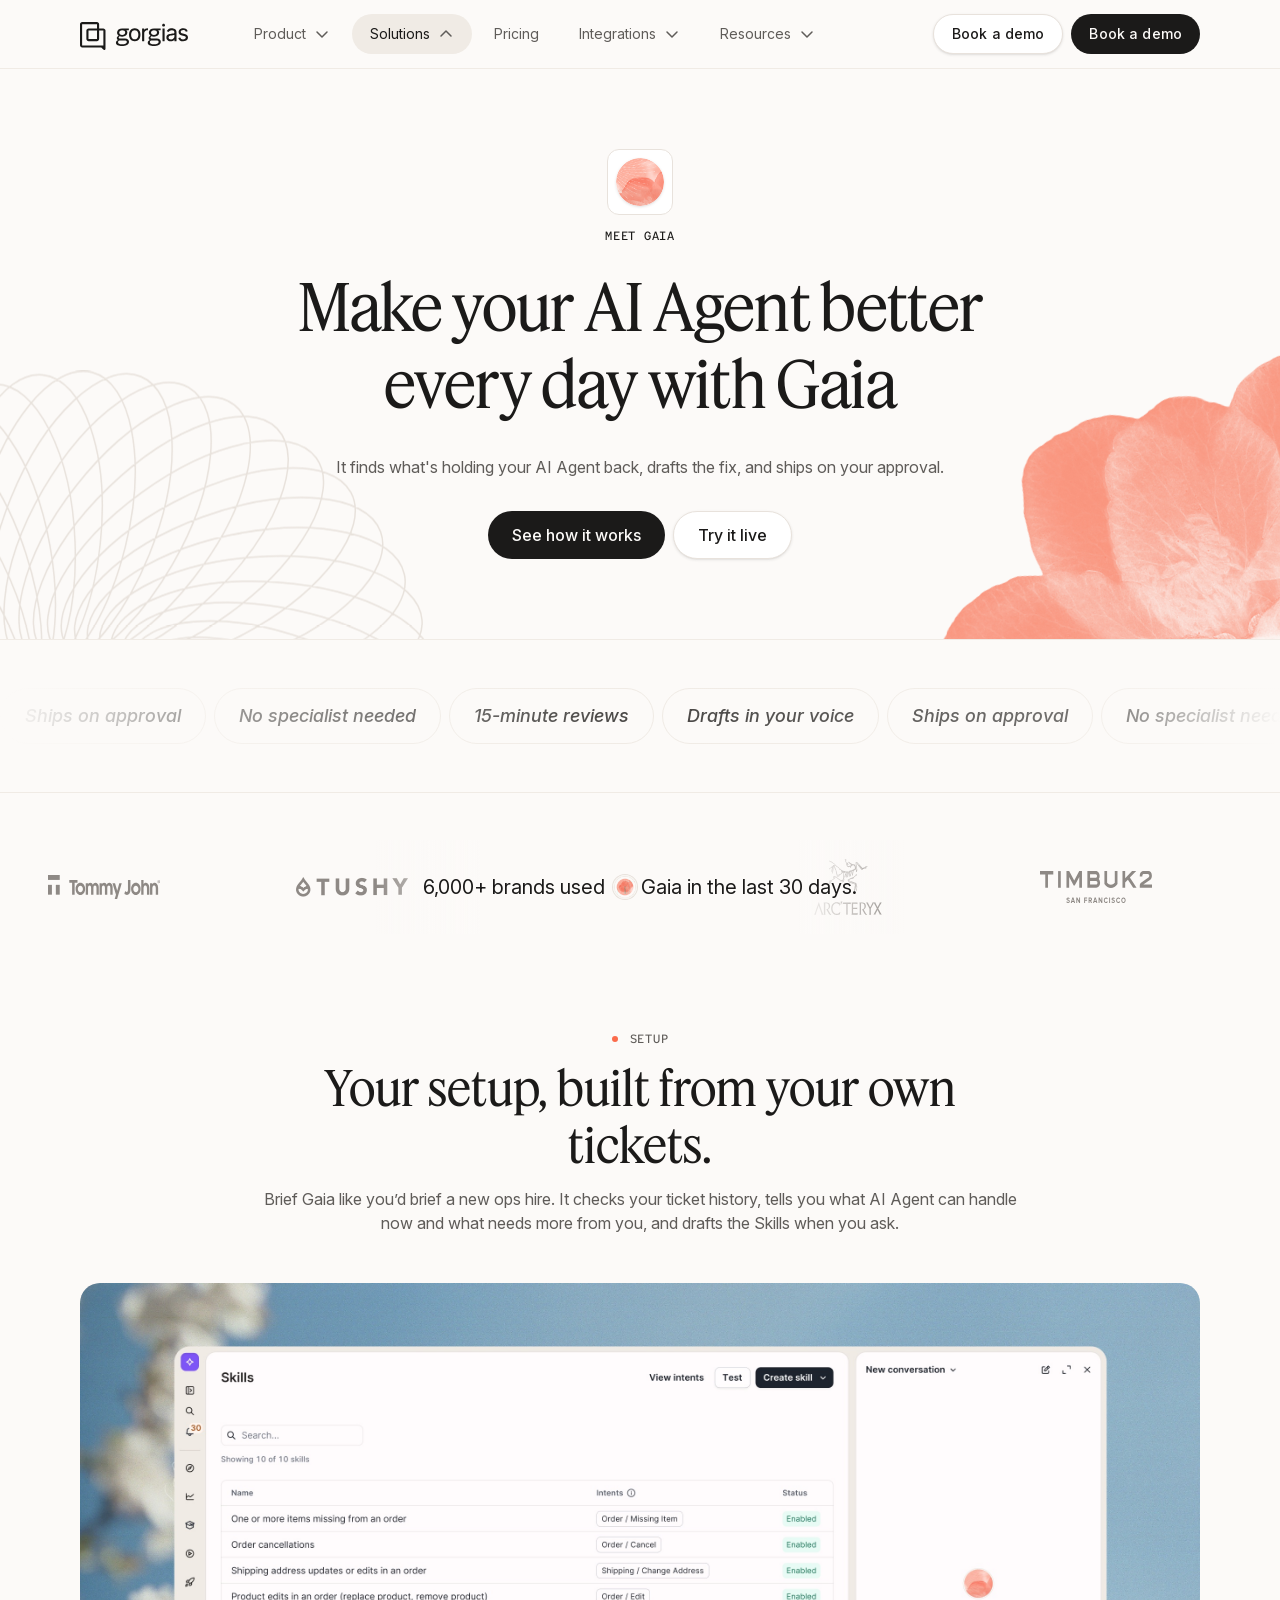
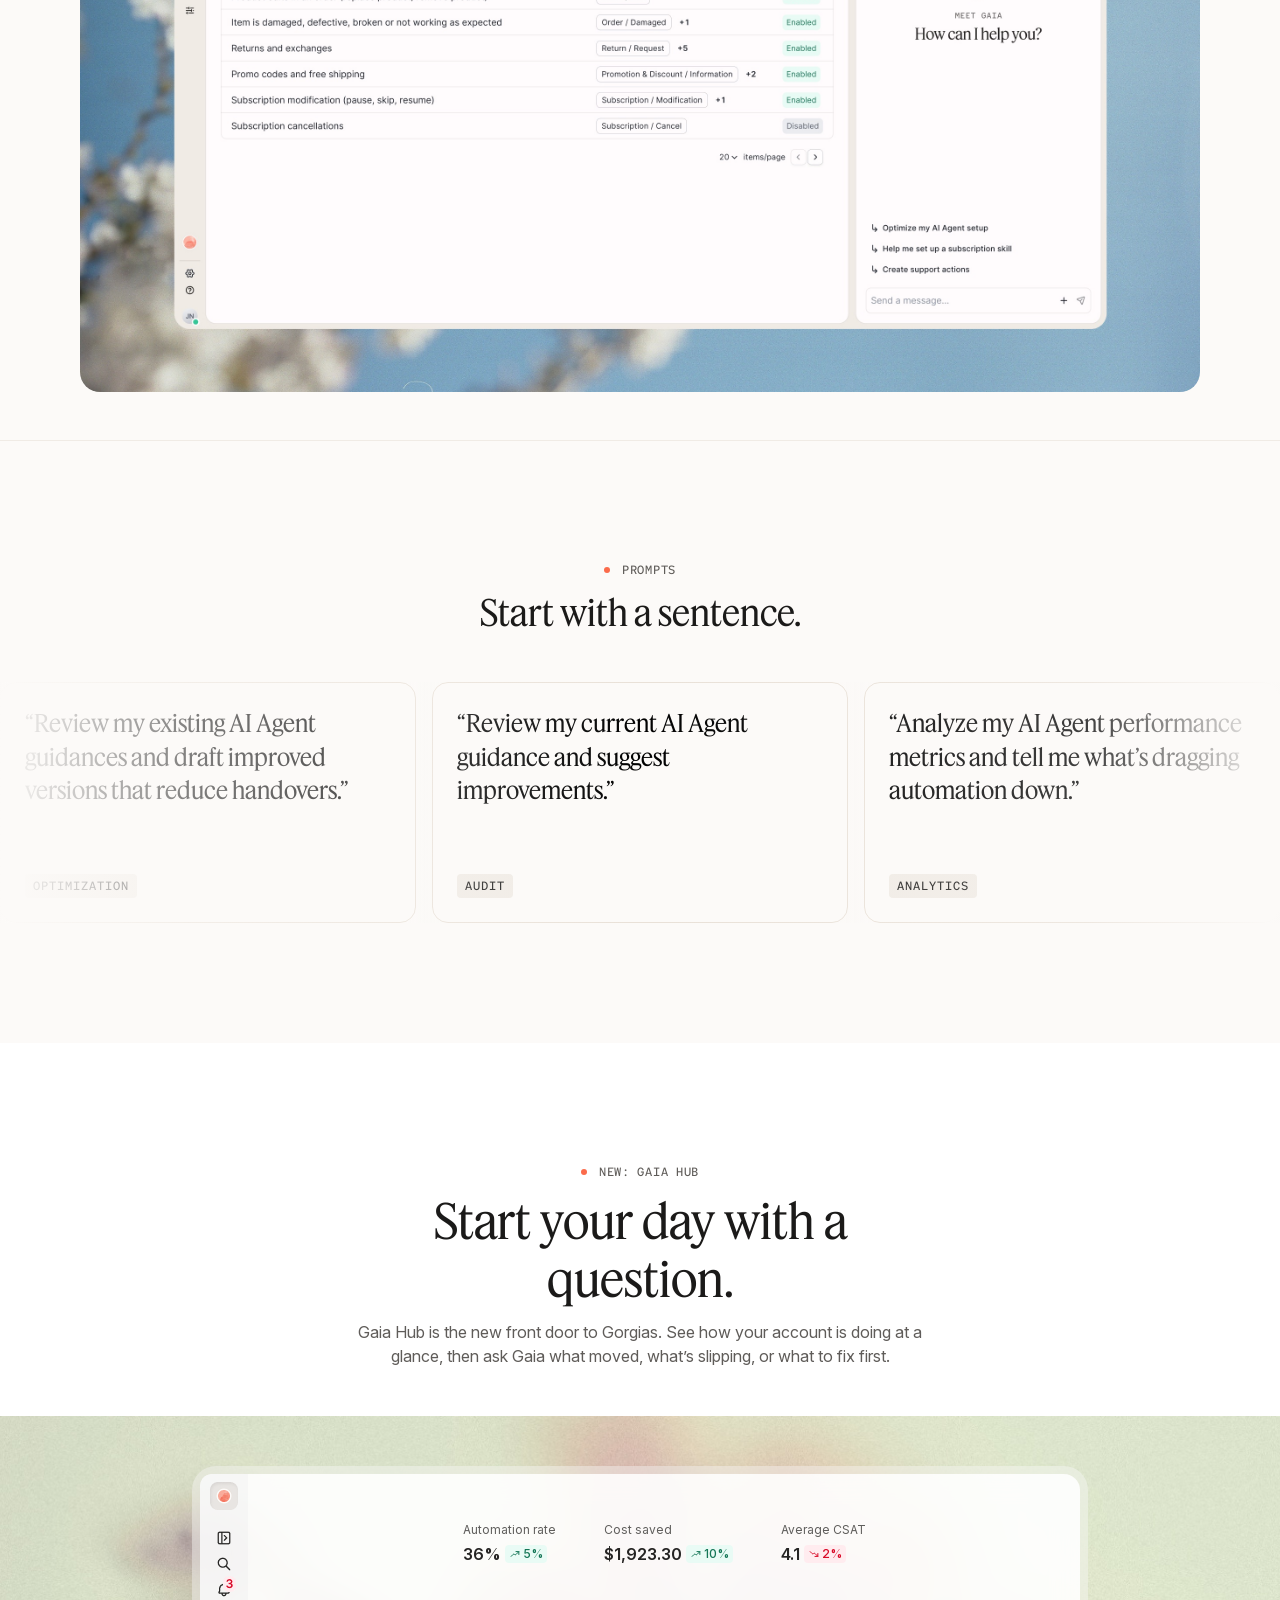
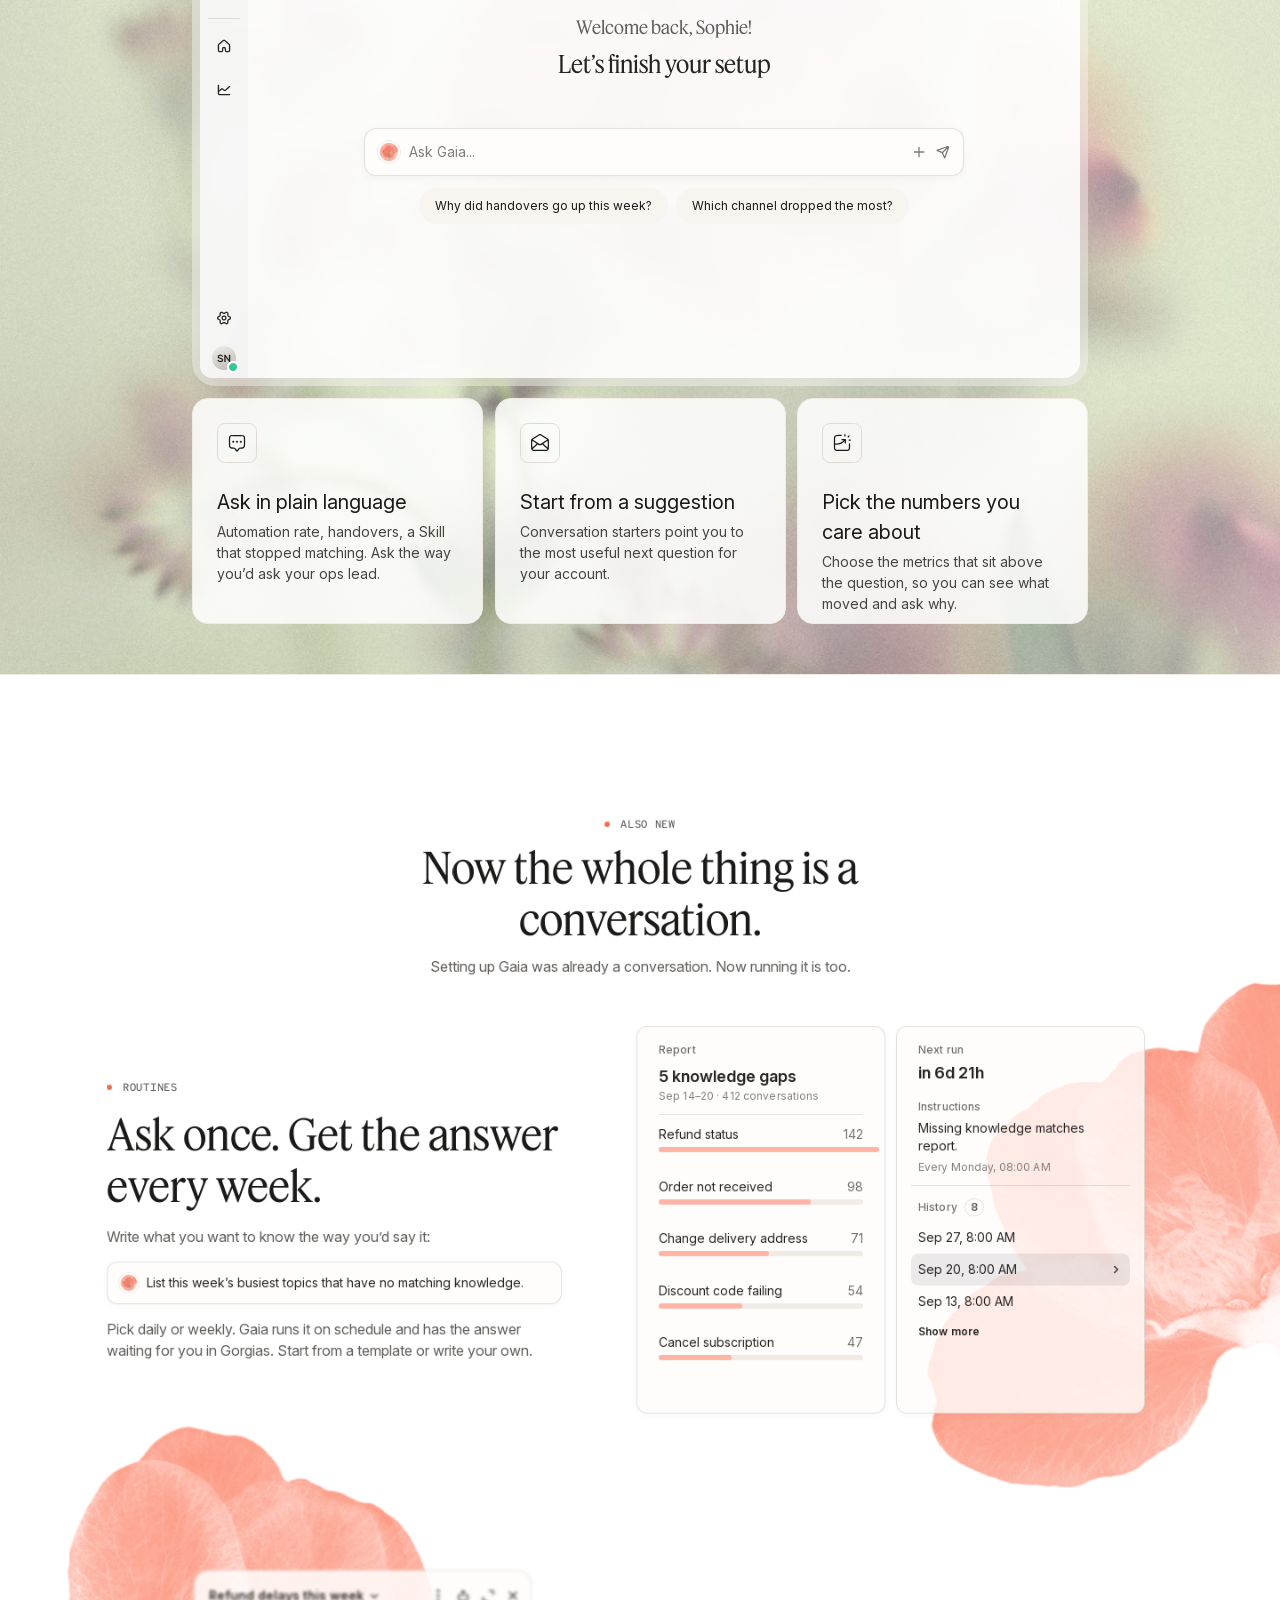
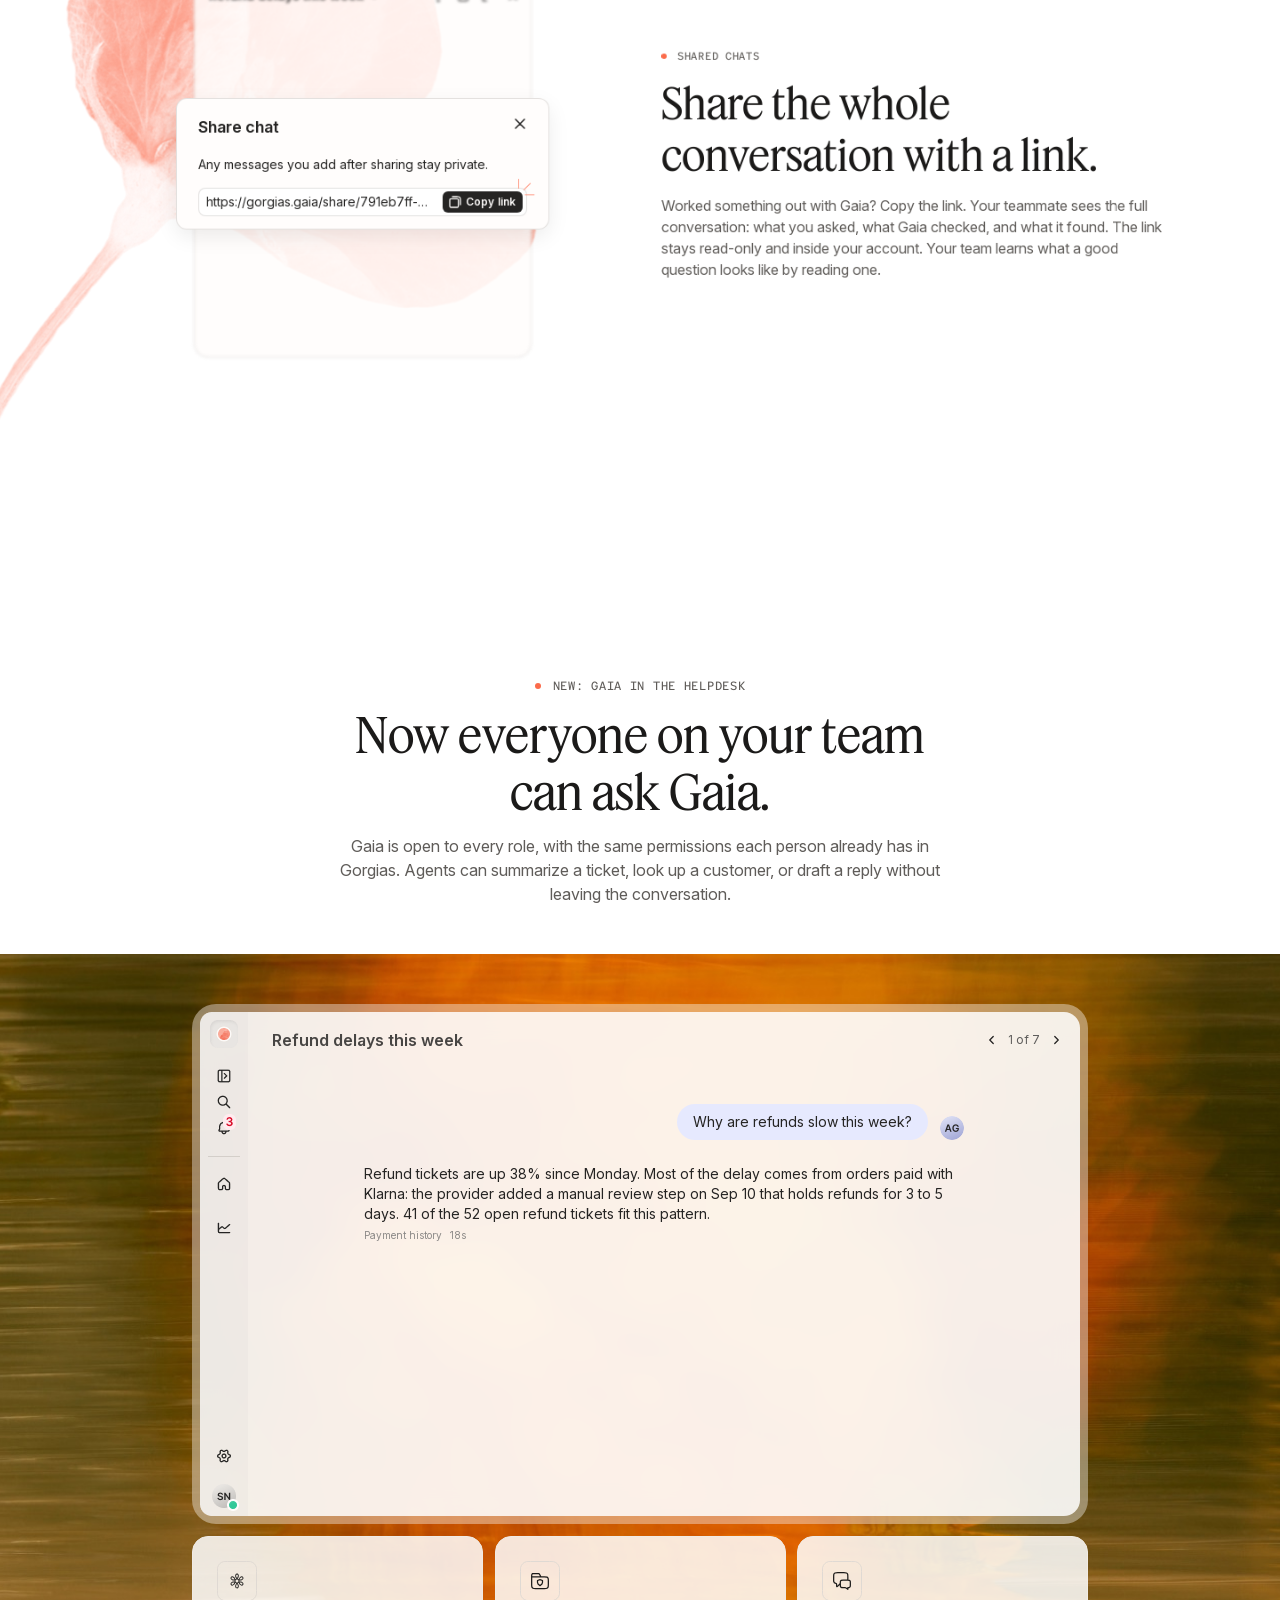
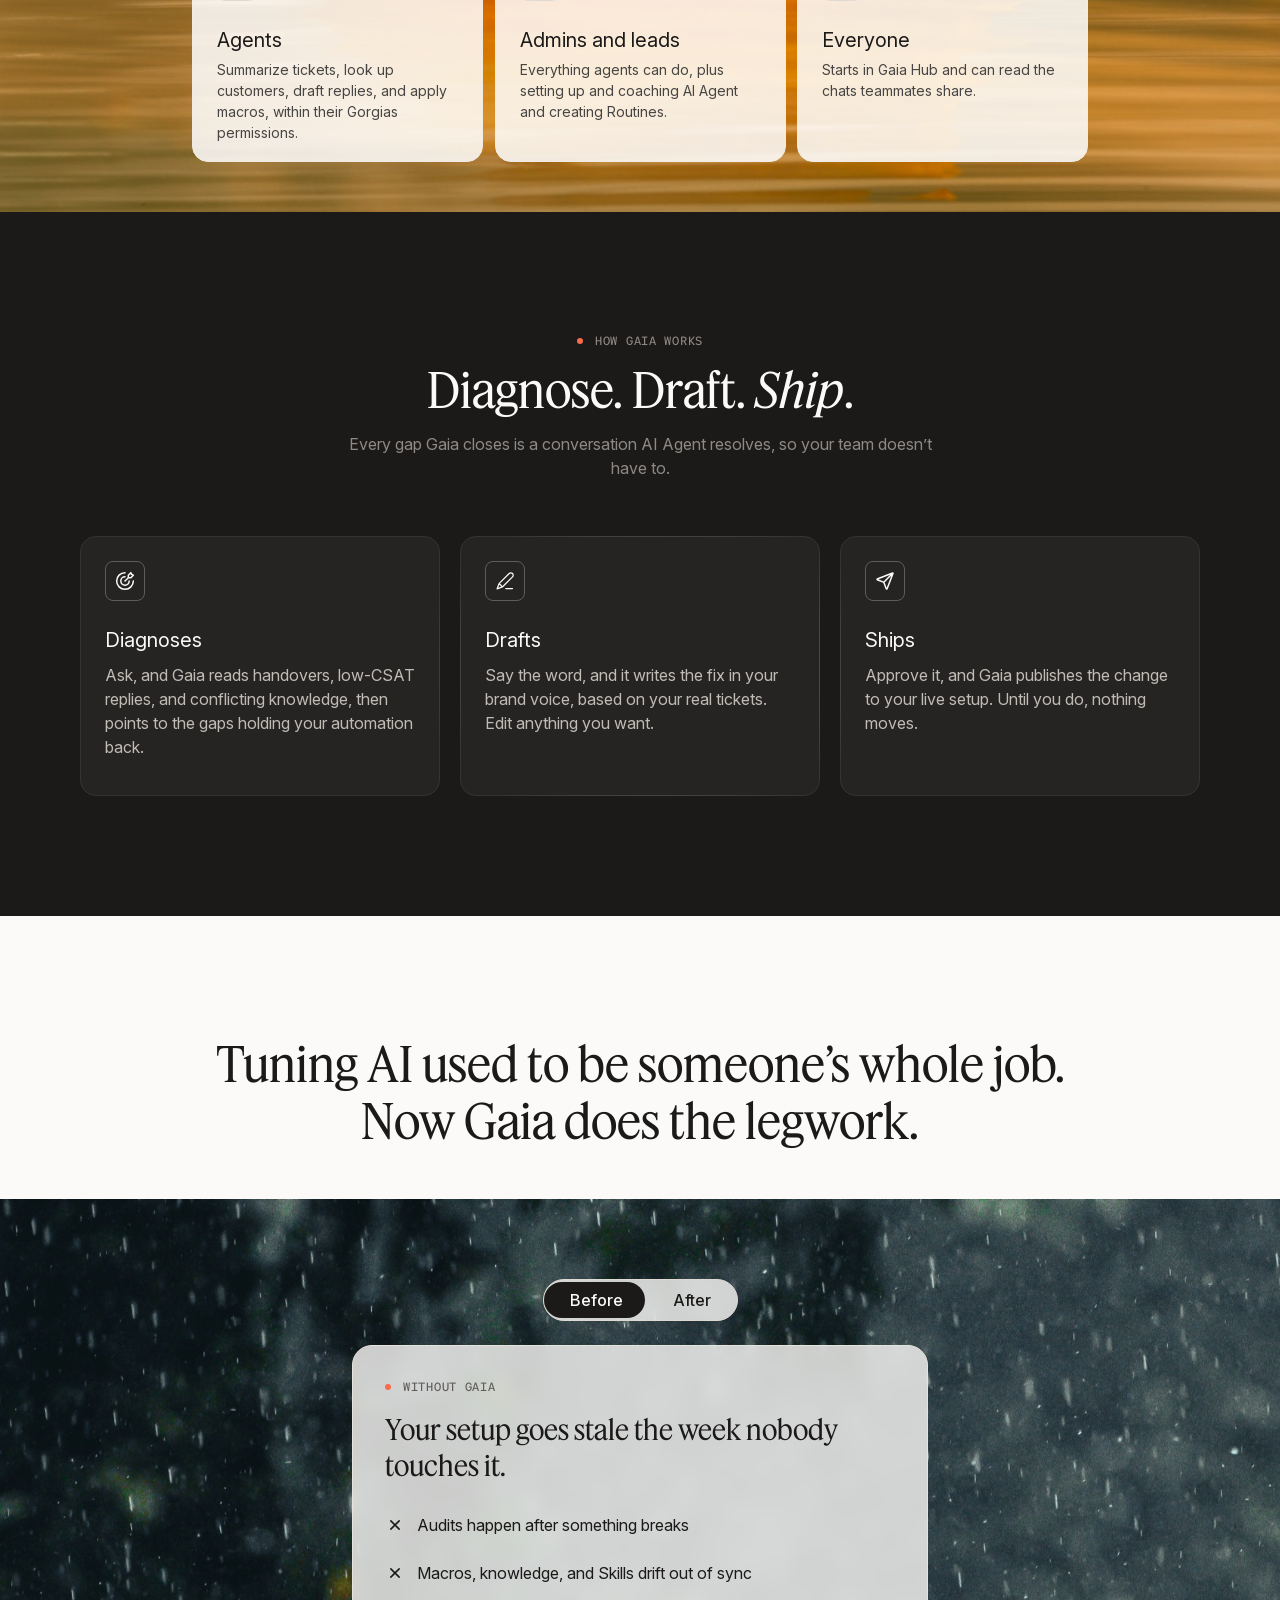
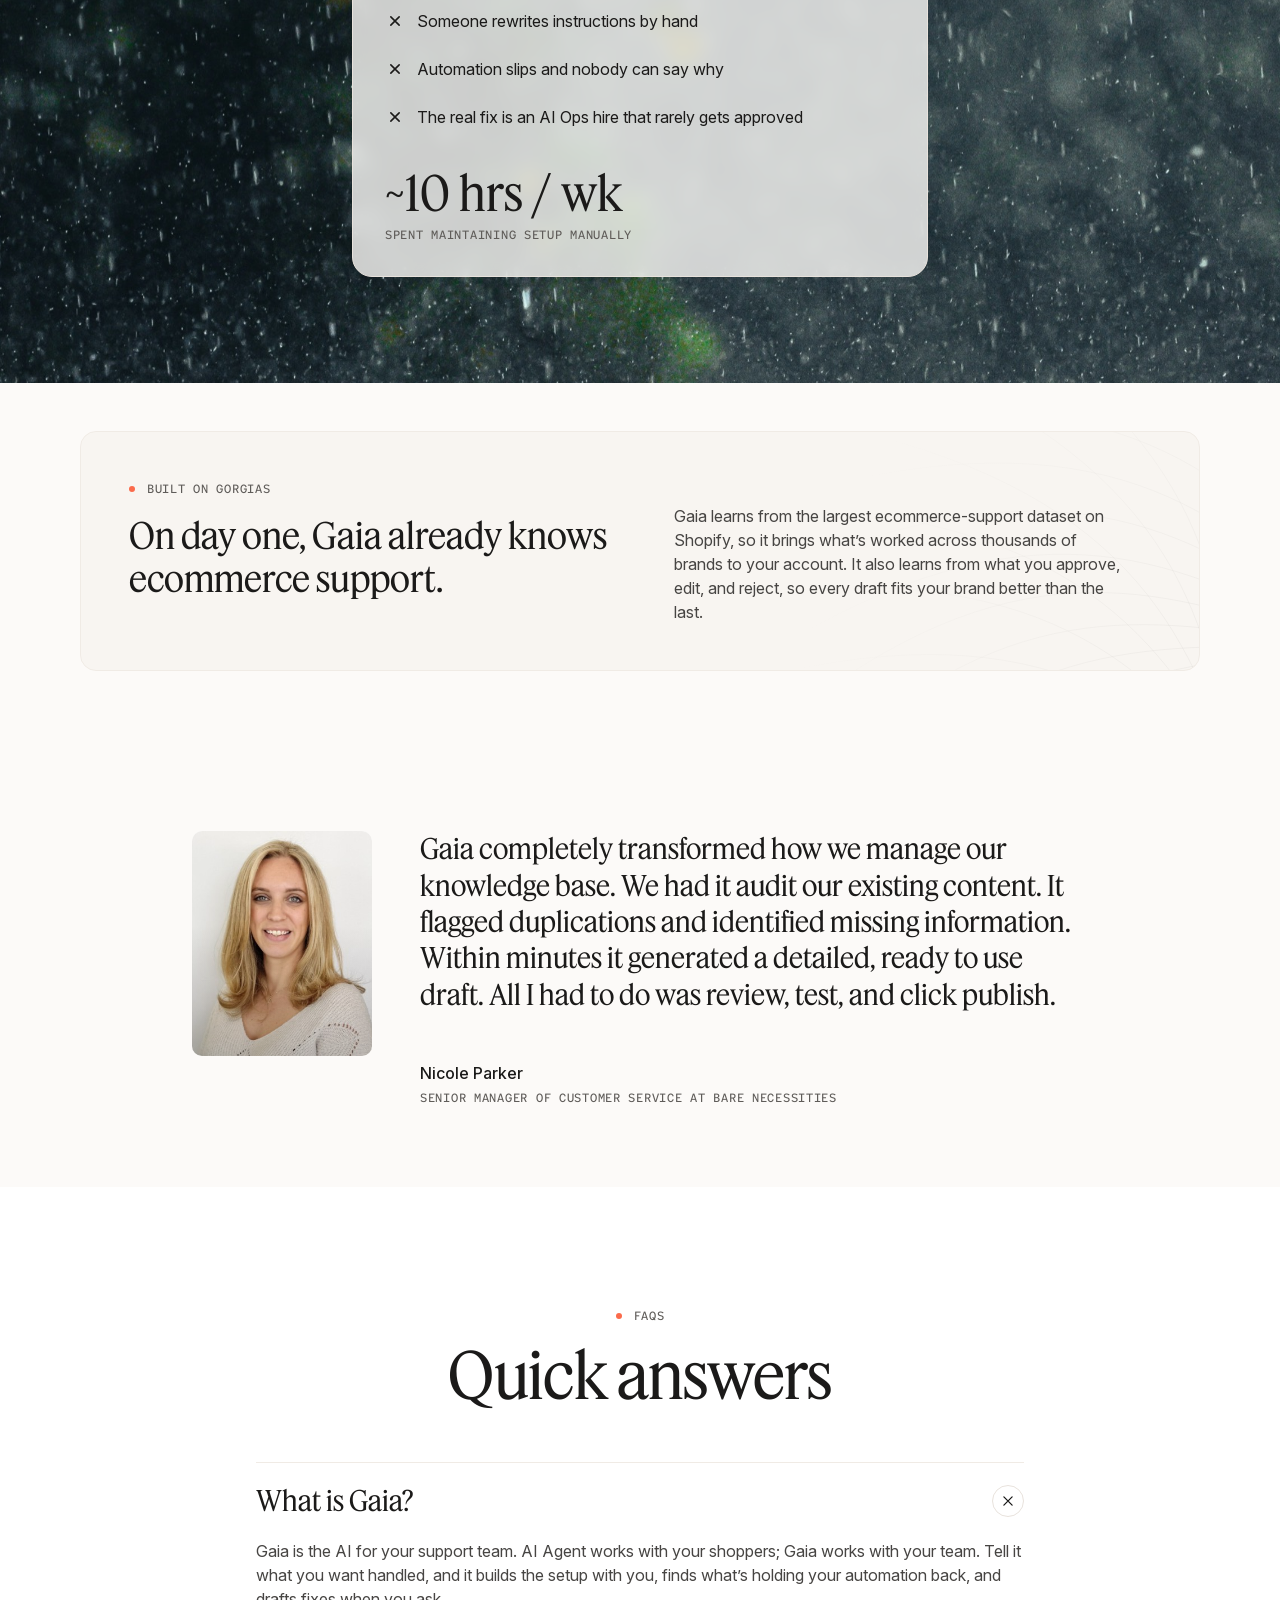
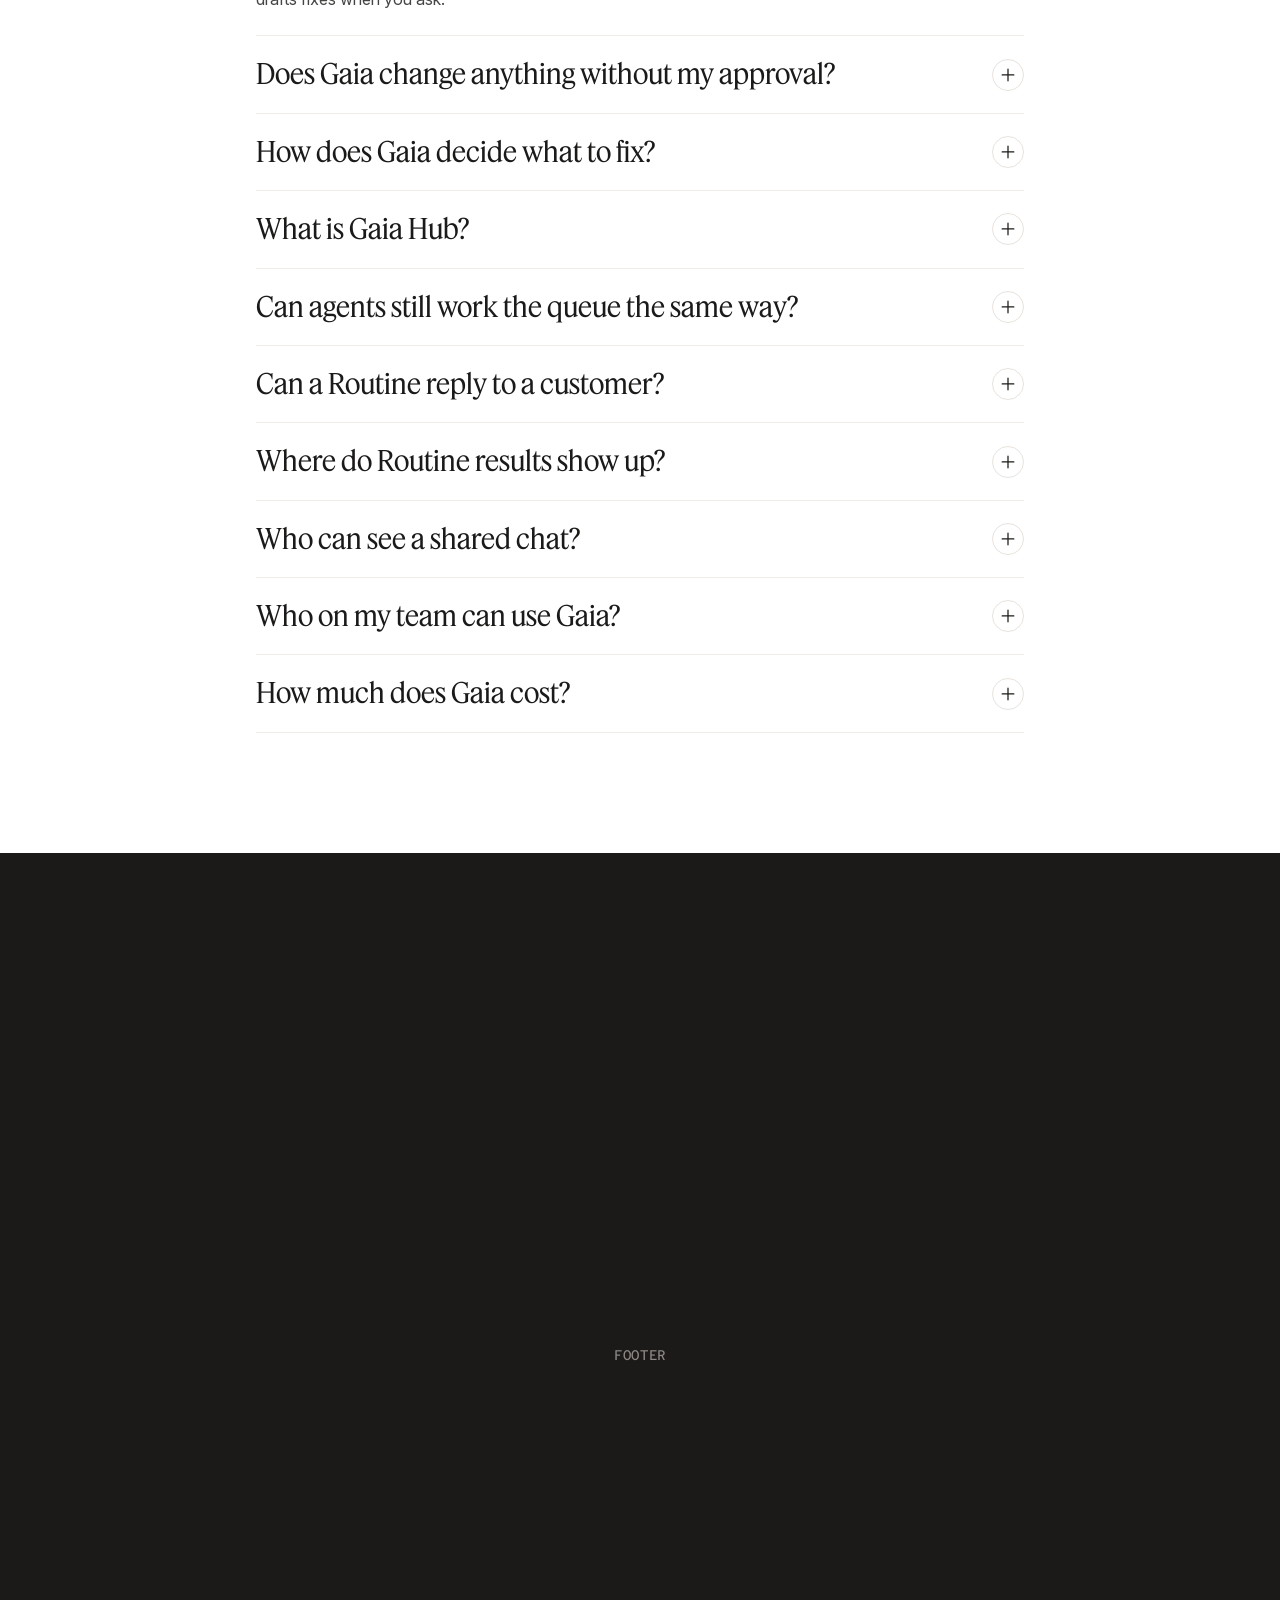
<file: gaia-lp/index.html>
<!DOCTYPE html>
<html lang="en">
<head>
<meta charset="utf-8">
<meta name="viewport" content="width=device-width, initial-scale=1">
<title>Gaia — Make your AI Agent better every day</title>
<link rel="stylesheet" href="styles.css">
<style>
/* Tokens the embedded sections expect */
:root { --fade: 450ms; --card-bg: rgba(252,250,248,.8); --content-tertiary: #5f5c59; --input-placeholder: #8e8985; --selected: rgba(63,60,57,.10); }
/* ---- Before/After section (scoped) ---- */
@font-face { font-family: "Feature Deck"; src: url("assets/fonts/FeatureDeck-Regular-Web.woff2") format("woff2"); font-weight: 400; font-display: swap; }
@font-face { font-family: "Inter Variable"; src: url("assets/fonts/InterVariable.woff2") format("woff2"); font-weight: 100 900; font-display: swap; }
@font-face { font-family: "Red Hat Mono"; src: url("assets/fonts/RedHatMono-VF.woff2") format("woff2"); font-weight: 300 700; font-display: swap; }
.ba-wrap .ba {
    position: relative;
    width: 100%;
    max-width: 1440px;
    min-height: 780px;
    margin: 0 auto;
    padding: 80px 24px;
    display: flex;
    flex-direction: column;
    align-items: center;
    gap: 24px;
    overflow: hidden;
    isolation: isolate;
  }
.ba-wrap .scene {
    position: absolute; inset: 0;
    opacity: 0;
    transition: opacity var(--fade) ease;
    pointer-events: none;
    z-index: 0;
  }
.ba-wrap .scene img { position: absolute; inset: 0; width: 100%; height: 100%; object-fit: cover; }
.ba-wrap .ba[data-state="before"] .scene--before, .ba-wrap .ba[data-state="after"]  .scene--after { opacity: 1; }
.ba-wrap .particles { position: absolute; inset: 0; z-index: 1; pointer-events: none; }
.ba-wrap .particles > * {
    position: absolute; inset: 0; width: 100%; height: 100%;
    opacity: 0; visibility: hidden;
    transition: opacity var(--fade) ease, visibility 0s linear var(--fade);
  }
.ba-wrap .ba[data-state="before"] .particles--before, .ba-wrap .ba[data-state="after"]  .particles--after { opacity: 1; visibility: visible; transition-delay: 0s; }
.ba-wrap .ba[data-layer="over"] .particles { z-index: 5; }
.ba-wrap .toggle {
    position: relative; z-index: 2;
    display: flex; gap: 2px; padding: 2px;
    background: var(--card-bg);
    border: 1px solid var(--border-bold);
    border-radius: 999px;
    -webkit-backdrop-filter: blur(8px); backdrop-filter: blur(8px);
  }
.ba-wrap .toggle__thumb {
    position: absolute; top: 2px; left: 0; height: calc(100% - 4px);
    border-radius: 999px; background: var(--ink);
    transition: transform 380ms cubic-bezier(.3,.8,.3,1), width 380ms cubic-bezier(.3,.8,.3,1);
    will-change: transform, width;
  }
.ba-wrap .toggle button {
    appearance: none; border: 0; cursor: pointer; position: relative;
    padding: 6px 24px; border-radius: 999px;
    background: transparent; color: var(--ink);
    font: 500 16px/1.5 "Inter Variable", Inter, sans-serif;
    transition: color 300ms ease;
  }
.ba-wrap .toggle button[aria-pressed="true"] { color: var(--paper); }
.ba-wrap .toggle button:focus-visible { outline: 2px solid var(--brand-500); outline-offset: 2px; }
.ba-wrap .cards { position: relative; z-index: 2; display: grid; width: 100%; max-width: 576px; }
.ba-wrap .card {
    grid-area: 1 / 1;
    align-self: start;            
    display: flex; flex-direction: column; gap: 24px;
    padding: 32px;
    border-radius: 20px;
    background: var(--card-bg);
    border: 1px solid var(--border-default);
    -webkit-backdrop-filter: blur(8px); backdrop-filter: blur(8px);
    opacity: 0;
    transition: opacity var(--fade) ease;
    pointer-events: none;
  }
.ba-wrap .card--after { overflow: hidden; }
.ba-wrap .ba[data-state="before"] .card--before, .ba-wrap .ba[data-state="after"]  .card--after { opacity: 1; pointer-events: auto; }
.ba-wrap .card__top { display: flex; flex-direction: column; gap: 16px; }
.ba-wrap .eyebrow { display: flex; align-items: center; gap: 12px; }
.ba-wrap .eyebrow__dot { width: 6px; height: 6px; border-radius: 50%; background: var(--brand-500); }
.ba-wrap .eyebrow__logo {
    width: 24px; height: 24px; border-radius: 50%; overflow: hidden;
    border: 0.75px solid var(--border-faint);
    box-shadow: 0 0 0 1px var(--border-default);
  }
.ba-wrap .eyebrow__logo img { display: block; width: 100%; height: 100%; object-fit: cover; }
.ba-wrap .mono {
    font: 500 12px/1.5 "Red Hat Mono", ui-monospace, monospace;
    letter-spacing: 0.72px; text-transform: uppercase;
    color: var(--content-tertiary);
  }
.ba-wrap .card h3 {
    margin: 0;
    font: 400 28px/1.3 "Feature Deck", Georgia, serif;
    color: var(--ink);
  }
.ba-wrap .card ul { list-style: none; margin: 0; padding: 0; display: flex; flex-direction: column; }
.ba-wrap .card li { display: flex; align-items: center; gap: 12px; padding: 12px 0; font: 400 16px/1.5 "Inter Variable", Inter, sans-serif; }
.ba-wrap .card li img { width: 20px; height: 20px; flex: 0 0 20px; }
.ba-wrap .stat { display: flex; flex-direction: column; gap: 4px; }
.ba-wrap .card--after .stat { gap: 8px; }
.ba-wrap .stat strong { font: 400 48px/1.2 "Feature Deck", Georgia, serif; }
.ba-wrap .flower {
    position: absolute;
    width: 442.8px; height: 527.3px;
    right: -213.4px; bottom: -263px;
    transform: rotate(-24.18deg);
    pointer-events: none;
  }
.ba-wrap .flower img { display: block; width: 100%; height: 100%; }
.ba-wrap .scene img { transform: scale(1); }
.ba-wrap .scene.is-entering img { animation: ba-settle 1100ms cubic-bezier(.2,.7,.2,1) both; }
@keyframes ba-settle { from { transform: scale(1.035); } to { transform: scale(1); } }
.ba-wrap .card.is-entering { animation: ba-cardIn 520ms cubic-bezier(.2,.7,.2,1) both; }
@keyframes ba-cardIn { from { transform: translateY(10px) scale(.985); } to { transform: none; } }
.ba-wrap .card.is-entering :is(.eyebrow, .ba-wrap h3, .ba-wrap li, .ba-wrap .stat) {
    animation: ba-rise 560ms cubic-bezier(.2,.7,.2,1) both;
    animation-delay: calc(var(--i, 0) * 55ms + 80ms);
  }
@keyframes ba-rise { from { opacity: 0; transform: translateY(10px); } to { opacity: 1; transform: none; } }
.ba-wrap .card.is-entering .flower img { animation: ba-bloom 900ms cubic-bezier(.2,.7,.2,1) both; animation-delay: 200ms; }
@keyframes ba-bloom { from { opacity: 0; transform: translate(28px, 28px) scale(.96); } to { opacity: 1; transform: none; } }
@media (max-width: 640px) {.ba-wrap .ba { min-height: 0; padding: 48px 16px; }
.ba-wrap .card { padding: 24px; }
.ba-wrap .card h3 { font-size: 24px; }
.ba-wrap .stat strong { font-size: 40px; }}
@media (prefers-reduced-motion: reduce) {.ba-wrap .scene, .ba-wrap .card, .ba-wrap .toggle button, .ba-wrap .toggle__thumb { transition: none; }
.ba-wrap .is-entering, .ba-wrap .is-entering * { animation: none !important; }}
/* Page override: the prototype caps .ba at 1440px; on this page it runs edge to edge */
.ba-wrap .ba { max-width: none; }
/* ---- Conversation scroll section (scoped) ---- */
@font-face { font-family: "Feature Deck"; src: url("assets/fonts/FeatureDeck-Regular-Web.woff2") format("woff2"); font-weight: 400; font-display: swap; }
@font-face { font-family: "Inter Variable"; src: url("assets/fonts/InterVariable.woff2") format("woff2"); font-weight: 100 900; font-display: swap; }
@font-face { font-family: "Red Hat Mono"; src: url("assets/fonts/RedHatMono-VF.woff2") format("woff2"); font-weight: 300 700; font-display: swap; }
.cs .mono { font: 500 12px/1.5 "Red Hat Mono", ui-monospace, monospace; letter-spacing: .72px; text-transform: uppercase; color: var(--tertiary); }
.cs .ui { font-family: "Inter Variable", Inter, sans-serif; font-feature-settings: "tnum" 1, "lnum" 1; }
.cs .lead, .cs .tail { display: grid; place-items: center; color: var(--placeholder); }
.cs .lead { height: 70vh; }
.cs .tail { height: 120vh; }
.cs .track { position: relative; }
.cs .stage { position: sticky; top: 0; height: 100vh; overflow: hidden; background: var(--white); border-top: 1px solid var(--border-soft); }
.cs .canvas { position: absolute; left: 0; top: 0; width: 1440px; height: 1668px; transform-origin: 0 0; will-change: transform; }
.cs .abs { position: absolute; }
.cs .rise { opacity: 0; transition: opacity .25s ease; }
.cs .on > .rise, .cs .on.rise { animation: cs-rise 620ms var(--ease) both; animation-delay: calc(var(--i, 0) * 55ms + var(--d, 0ms) + 80ms); }
@keyframes cs-rise { from { opacity: 0; transform: translateY(12px); } to { opacity: 1; transform: none; } }
.cs .on > .card { animation-name: cs-cardIn; animation-duration: 700ms; }
@keyframes cs-cardIn { from { opacity: 0; transform: translateY(14px) scale(.985); } to { opacity: 1; transform: none; } }
.cs .header { left: 336px; top: 160px; width: 768px; display: flex; flex-direction: column; align-items: center; gap: 12px; text-align: center; }
.cs .tag { display: flex; align-items: center; gap: 12px; }
.cs .tag i { width: 6px; height: 6px; border-radius: 50%; background: var(--brand-500); }
.cs h1, .cs h2 { margin: 0; font: 400 48px/1.2 "Feature Deck", Georgia, serif; color: var(--ink); }
.cs .header p, .cs .col p.copy { margin: 0; font: 400 16px/1.5 "Inter Variable", sans-serif; color: var(--tertiary); }
.cs .flower { pointer-events: none; }
.cs .flower img { display: block; width: 100%; }
.cs .flower-1 { left: 1002px; top: 236px; width: 668px; }
.cs .flower-2 { left: -128px; top: 816px; width: 758px; opacity: 0; transform: translate(-321px, 204px); will-change: transform;
    transition: opacity .8s var(--ease), transform 1.2s var(--ease); }
.cs [data-step="4"] .flower-2, .cs [data-step="5"] .flower-2, .cs [data-step="6"] .flower-2 { opacity: 1; }
.cs [data-step="7"] .flower-2 { opacity: 1; transform: none; transition-delay: 0s, 1s; }
.cs .col { display: flex; flex-direction: column; gap: 16px; }
.cs .col-routines { left: 120px; top: 456px; width: 516px; }
.cs .col-shared { left: 744px; top: 1096px; width: 576px; }
.cs .chip-slot { height: 48px; }
.cs .cards { left: 684px; top: 364px; width: 636px; height: 500px; padding: 32px; display: flex; gap: 12px; }
.cs .card { width: 280px; height: 436px; border-radius: 12px; background: rgba(255,253,252,.8); border: 1px solid var(--border-neutral); box-shadow: 0 2px 8px rgba(0,0,0,.04); padding: 12px 16px; display: flex; flex-direction: column; }
.cs .lbl { font: 500 12px/16px "Inter Variable", sans-serif; letter-spacing: .12px; color: var(--neutral-tertiary); }
.cs .card .row { padding: 6px 8px; }
.cs .card .summary { padding: 4px 8px 12px; display: flex; flex-direction: column; gap: 2px; }
.cs .card .summary b { font: 600 18px/24px "Inter Variable", sans-serif; color: var(--ink-2); }
.cs .card .summary span { font: 400 12px/16px "Inter Variable", sans-serif; letter-spacing: .12px; color: var(--placeholder); }
.cs .card .divider { margin: 0 8px 12px; height: 1px; background: var(--border-neutral); }
.cs .topics { flex: 1; padding: 0 8px; display: flex; flex-direction: column; justify-content: space-between; }
.cs .topic { display: flex; flex-direction: column; gap: 4px; }
.cs .topic .head { display: flex; justify-content: space-between; font: 400 14px/20px "Inter Variable", sans-serif; color: var(--ink-2); }
.cs .topic .head span { color: var(--neutral-tertiary); }
.cs .topic .trackbar { height: 6px; border-radius: 999px; background: var(--border-soft); }
.cs .topic .fill { height: 6px; border-radius: 999px; background: var(--brand-200); width: var(--w); transform-origin: left; transform: scaleX(0); transition: transform .9s var(--ease); }
.cs .on .topic .fill { transform: none; transition-delay: calc(var(--i, 0) * 80ms + 250ms); }
.cs .card .footer { height: 47px; }
.cs .pop { padding: 12px 16px; }
.cs .pop .val { font: 600 18px/24px "Inter Variable", sans-serif; color: var(--ink-2); padding: 0 8px; }
.cs .pop .txt { font: 400 14px/20px "Inter Variable", sans-serif; color: var(--ink-2); padding: 0 8px; }
.cs .pop .sub { font: 400 12px/16px "Inter Variable", sans-serif; letter-spacing: .12px; color: var(--placeholder); padding: 6px 8px 12px; }
.cs .pop .divider { margin: 0 0 8px; }
.cs .pop .hist { display: flex; align-items: center; gap: 8px; }
.cs .qty { font: 600 12px/16px "Inter Variable", sans-serif; color: #5f5e5c; padding: 1px 6px; border: 1px solid var(--border-neutral); border-radius: 999px; }
.cs .pop .item { height: 36px; display: flex; align-items: center; justify-content: space-between; padding: 0 8px; border-radius: 8px; font: 400 14px/20px "Inter Variable", sans-serif; color: var(--ink-2); }
.cs .pop .item.sel { background: var(--selected); }
.cs .pop .item img { width: 16px; height: 16px; }
.cs .pop .more { font: 600 12px/16px "Inter Variable", sans-serif; letter-spacing: .12px; color: var(--ink-2); padding: 8px 8px 0; }
.cs .input {
    height: 48px; padding: 12px; border-radius: 12px; display: flex; align-items: center; gap: 8px;
    background: var(--elev-mid); border: 1px solid var(--border-neutral); box-shadow: 0 2px 8px rgba(0,0,0,.04);
    font: 400 14px/20px "Inter Variable", sans-serif; color: var(--ink-2); white-space: nowrap; overflow: hidden;
    will-change: transform;
    transition: transform .75s var(--ease), width .55s var(--ease), opacity .4s var(--ease);
  }
.cs .input img { width: 24px; height: 24px; flex: 0 0 24px; border-radius: 50%; }
.cs .input .text { flex: 1; overflow: hidden; }
.cs .input .ph { color: var(--input-placeholder); transition: opacity .25s; }
.cs .input .typed { display: none; }
.cs .input.typing .ph, .cs .input.done .ph { display: none; }
.cs .input.typing .typed, .cs .input.done .typed { display: inline; }
.cs .caret { display: none; width: 1px; height: 16px; background: var(--ink-2); vertical-align: -3px; margin-left: 1px; animation: cs-blink 1s steps(2) infinite; }
.cs .input.typing .caret { display: inline-block; }
@keyframes cs-blink { to { opacity: 0; } }
.cs [data-step="1"] #inputA, .cs [data-step="4"] #inputB { cursor: pointer; }
.cs #inputA { left: 120px; top: 661px; width: 320px; transform: translate(440px, -297px); }
.cs [data-step="2"] #inputA { width: 512px; transform: translate(344px, -297px); }
.cs [data-step="3"] #inputA, .cs [data-step="4"] #inputA, .cs [data-step="5"] #inputA, .cs [data-step="6"] #inputA, .cs [data-step="7"] #inputA { width: 512px; transform: none; }
.cs #inputB { left: 464px; top: 1008px; width: 320px; opacity: 0; transform: translate(96px, 10px); pointer-events: none; }
.cs [data-step="4"] #inputB { opacity: 1; transform: translate(96px, 0); }
.cs [data-step="5"] #inputB { opacity: 1; transform: none; width: 512px; }
.cs [data-step="6"] #inputB, .cs [data-step="7"] #inputB { width: 512px; opacity: 0; transform: none; transition-duration: .25s; }
.cs .chat {
    left: 530px; top: 1008px; width: 380px; height: 436px; border-radius: 16px; overflow: hidden;
    background: rgba(255,253,252,.85); border: 1px solid var(--border-neutral);
    display: flex; flex-direction: column;
    transform-origin: 50% 0; opacity: 0; will-change: transform;
    transform: scale(calc(512 / 380), calc(48 / 436));
    transition: transform .8s var(--ease), opacity .35s var(--ease), filter .6s var(--ease);
  }
.cs [data-step="6"] .chat, .cs [data-step="7"] .chat { opacity: 1; transform: none; }
.cs [data-step="7"] .chat { transform: translateX(-312px); filter: blur(2px); transition-delay: 1s; }
.cs .chat .hd { height: 52px; padding: 16px 6px 12px 16px; display: flex; align-items: center; gap: 12px; }
.cs .chat .title { display: flex; align-items: center; gap: 4px; font: 600 14px/20px "Inter Variable", sans-serif; color: var(--ink-2); padding: 4px 6px; margin-left: -6px; border-radius: 6px; }
.cs .chat .title img { width: 16px; height: 16px; }
.cs .chat .ctrl { margin-left: auto; display: flex; }
.cs .ibtn { width: 28px; height: 28px; border-radius: 6px; display: grid; place-items: center; transition: background .25s; }
.cs .ibtn img { width: 20px; height: 20px; }
.cs .ibtn.hover { background: rgba(63,60,57,.08); }
.cs .ibtn.press { transform: scale(.92); }
.cs .chat .body { flex: 1; padding: 24px 16px 16px; display: flex; flex-direction: column; justify-content: flex-end; gap: 24px; }
.cs .msg { font: 400 14px/20px "Inter Variable", sans-serif; color: var(--ink-2); }
.cs .msg.me { align-self: flex-end; max-width: 360px; padding: 8px 16px; border-radius: 24px; background: var(--surface-1); white-space: nowrap; }
.cs .cursor { width: 24px; height: 24px; opacity: 0; transition: opacity .3s; pointer-events: none; z-index: 5; will-change: transform; }
.cs .cursor.show { opacity: 1; }
.cs .cursor img { width: 100%; height: 100%; display: block; filter: drop-shadow(0 1px 2px rgba(0,0,0,.25)); }
.cs .modal {
    left: 198px; top: 1152px; width: 420px; height: 148px; border-radius: 12px; z-index: 4;
    background: var(--elev-mid); border: 1px solid var(--border-neutral); box-shadow: 0 8px 24px rgba(0,0,0,.08);
    padding: 16px 24px 16px; opacity: 0; transform: translateY(12px) scale(.98);
    transition: opacity .45s var(--ease), transform .55s var(--ease);
  }
.cs [data-step="7"] .modal { opacity: 1; transform: none; transition-delay: 1.15s; }
.cs .blink { left: 384px; top: 90px; width: 19px; height: 19px; opacity: 0; transform-origin: 50% 50%; }
.cs [data-step="7"] .blink { animation: cs-blinkIn 1.1s var(--ease) both; animation-delay: 1.75s; }
@keyframes cs-blinkIn {
    0%   { opacity: 0; transform: scale(.3) rotate(-20deg); }
    35%  { opacity: 1; transform: scale(1.15) rotate(0); }
    55%  { opacity: .35; transform: scale(1); }
    75%  { opacity: 1; transform: scale(1.05); }
    100% { opacity: 1; transform: scale(1); }
  }
.cs .modal .mh { display: flex; align-items: flex-start; justify-content: space-between; height: 32px; }
.cs .modal .mh b { font: 600 18px/24px "Inter Variable", sans-serif; color: var(--ink-2); padding-top: 4px; }
.cs .modal .mh img { width: 20px; height: 20px; margin: 2px -2px 0 0; }
.cs .modal .desc { font: 400 14px/20px "Inter Variable", sans-serif; color: var(--ink-2); margin-top: 16px; }
.cs .modal .field { margin-top: 16px; height: 32px; border: 1px solid var(--border-neutral); border-radius: 8px; display: flex; align-items: center; padding: 0 4px 0 8px; gap: 8px; background: var(--white); }
.cs .modal .field span { flex: 1; font: 400 14px/20px "Inter Variable", sans-serif; color: var(--ink-2); white-space: nowrap; overflow: hidden; text-overflow: ellipsis; }
.cs .modal .btn { height: 24px; padding: 0 8px 0 6px; border-radius: 6px; background: var(--ink-2); color: var(--elev-mid); display: flex; align-items: center; gap: 4px; font: 600 12px/16px "Inter Variable", sans-serif; letter-spacing: .12px; }
.cs .modal .btn img { width: 16px; height: 16px; }
@media (prefers-reduced-motion: reduce) {.cs .rise, .cs .on > .rise, .cs .input, .cs .chat, .cs .modal, .cs .flower, .cs .flower-2, .cs .topic .fill, .cs .blink { transition: none !important; animation: none !important; opacity: 1; }}
</style>
</head>
<body>

<!-- ============================== NAV ============================== -->
<header class="nav">
  <div class="nav__in">
    <div class="nav__left">
      <a class="nav__logo" href="#"><img src="assets/img/gorgias-lockup.svg" alt="Gorgias"></a>
      <nav class="nav__menu">
        <a class="nav__item" href="#">Product <img src="assets/img/caret-down.svg" alt=""></a>
        <a class="nav__item nav__item--on" href="#">Solutions <img src="assets/img/caret-down.svg" alt=""></a>
        <a class="nav__item" href="#">Pricing</a>
        <a class="nav__item" href="#">Integrations <img src="assets/img/caret-down.svg" alt=""></a>
        <a class="nav__item" href="#">Resources <img src="assets/img/caret-down.svg" alt=""></a>
      </nav>
    </div>
    <div class="nav__cta">
      <a class="btn btn--secondary btn--sm" href="#">Book a demo</a>
      <a class="btn btn--primary btn--sm" href="#">Book a demo</a>
    </div>
  </div>
</header>

<!-- ============================== HERO ============================== -->
<section class="hero" id="hero">
  <div class="hero__orbit a" style="--i:0"><img src="assets/img/hero-left.svg" alt=""></div>
  <div class="hero__in">
    <div class="hero__top">
      <div class="hero__badge a" style="--i:0">
        <div class="hero__icon"><img src="assets/img/gaia-logo-lg.png" alt=""></div>
        <span class="mono">Meet Gaia</span>
      </div>
      <h1 class="h2 a" style="--i:1">Make your AI Agent better every day with Gaia</h1>
    </div>
    <p class="lead a" style="--i:2">It finds what's holding your AI Agent back, drafts the fix, and ships on your approval.</p>
    <div class="hero__cta a" style="--i:3">
      <a class="btn btn--primary" href="#diagnose">See how it works</a>
      <a class="btn btn--secondary" href="#">Try it live</a>
    </div>
  </div>
  <div class="hero__flower a" style="--i:1"><img src="assets/img/hero-right.png" alt=""></div>
</section>

<!-- ============================== FEATURES (rotating) ============================== -->
<section class="features">
  <div class="marquee">
    <div class="marquee__track" style="--dur: 36s">
      <div class="pill">Ships on approval</div><div class="pill">No specialist needed</div><div class="pill">15-minute reviews</div><div class="pill">Drafts in your voice</div><div class="pill">Ships on approval</div><div class="pill">No specialist needed</div><div class="pill">15-minute reviews</div><div class="pill">Drafts in your voice</div>
      <div class="pill">Ships on approval</div><div class="pill">No specialist needed</div><div class="pill">15-minute reviews</div><div class="pill">Drafts in your voice</div><div class="pill">Ships on approval</div><div class="pill">No specialist needed</div><div class="pill">15-minute reviews</div><div class="pill">Drafts in your voice</div>
    </div>
    <div class="marquee__fade"></div>
  </div>
</section>

<!-- ============================== LOGO GRID (rotating behind the copy) ============================== -->
<section class="logos">
  <div class="logos__track" id="logosTrack"></div>
  <div class="logos__copy">6,000+ brands used <span class="gl"><img src="assets/img/gaia-icon.png" alt="">Gaia in the last 30 days.</span></div>
</section>

<!-- ============================== YOUR SETUP ============================== -->
<section class="section setup" data-reveal>
  <div class="shead">
    <span class="tag rv" style="--i:0"><i></i><span class="mono">Setup</span></span>
    <h2 class="h3 rv" style="--i:1">Your setup, built from your own tickets.</h2>
    <p class="lead rv" style="--i:2">Brief Gaia like you’d brief a new ops hire. It checks your ticket history, tells you what AI Agent can handle now and what needs more from you, and drafts the Skills when you ask.</p>
  </div>
  <div class="setup__img rv rv--card" style="--i:3"><img src="assets/img/your-setup@2x.jpg" alt="Gaia reviewing Skills in Gorgias"></div>
</section>

<!-- ============================== START WITH A SENTENCE (rotating) ============================== -->
<section class="sentence" data-reveal>
  <div class="container">
    <div class="shead">
      <span class="tag rv" style="--i:0"><i></i><span class="mono">Prompts</span></span>
      <h2 class="h4 rv" style="--i:1">Start with a sentence.</h2>
    </div>
    <div class="marquee rv" style="--i:2">
      <div class="marquee__track" style="--dur: 48s" id="sentenceTrack"></div>
      <div class="marquee__fade"></div>
    </div>
  </div>
</section>

<!-- ============================== GAIA HUB ============================== -->
<section class="section apps" id="hub" data-reveal>
  <div class="shead">
    <span class="tag rv" style="--i:0"><i></i><span class="mono">New: Gaia Hub</span></span>
    <h2 class="h3 rv" style="--i:1">Start your day with a question.</h2>
    <p class="lead rv" style="--i:2">Gaia Hub is the new front door to Gorgias. See how your account is doing at a glance, then ask Gaia what moved, what’s slipping, or what to fix first.</p>
  </div>
  <div class="apps__hero">
    <img class="bg" src="assets/img/spring-bg.jpg" alt="">
    <div class="app rv rv--card" style="--i:3">
      <div class="app__nav"><img src="assets/img/app-sidebar.png" alt=""></div>
      <div class="app__content">
        <div class="hub__in">
          <div class="hub__metrics">
            <div class="metric rv" style="--i:5"><span class="lbl">Automation rate</span><span class="val">36% <span class="delta delta--up"><img src="assets/img/icon-trend-up.svg" alt="">5%</span></span></div>
            <div class="metric rv" style="--i:6"><span class="lbl">Cost saved</span><span class="val">$1,923.30 <span class="delta delta--up"><img src="assets/img/icon-trend-up.svg" alt="">10%</span></span></div>
            <div class="metric rv" style="--i:7"><span class="lbl">Average CSAT</span><span class="val">4.1 <span class="delta delta--down"><img src="assets/img/icon-trend-down.svg" alt="">2%</span></span></div>
          </div>
          <div class="hub__welcome rv" style="--i:8"><span class="w1">Welcome back, Sophie!</span><span class="w2">Let’s finish your setup</span></div>
          <div class="hub__ask rv" style="--i:9">
            <div class="ginput"><img src="assets/img/gaia-icon.png" alt="">Ask Gaia...<span class="sp"></span><img class="ic" src="assets/img/plus-sm.svg" alt=""><img class="ic" src="assets/img/send-sm.svg" alt=""></div>
            <div class="hub__chips"><span class="chip">Why did handovers go up this week?</span><span class="chip">Which channel dropped the most?</span></div>
          </div>
        </div>
      </div>
    </div>
    <div class="acards">
      <div class="acard rv rv--card" style="--i:4"><img src="assets/img/fi-annotation.svg" alt=""><div><h3>Ask in plain language</h3><p>Automation rate, handovers, a Skill that stopped matching. Ask the way you’d ask your ops lead.</p></div></div>
      <div class="acard rv rv--card" style="--i:5"><img src="assets/img/fi-mail.svg" alt=""><div><h3>Start from a suggestion</h3><p>Conversation starters point you to the most useful next question for your account.</p></div></div>
      <div class="acard rv rv--card" style="--i:6"><img src="assets/img/fi-chart.svg" alt=""><div><h3>Pick the numbers you care about</h3><p>Choose the metrics that sit above the question, so you can see what moved and ask why.</p></div></div>
    </div>
  </div>
</section>

<!-- ============================== CONVERSATION (scroll-driven) ============================== -->
<div class="cs" id="conversation">
<div class="track" id="track">
  <section class="stage" id="stage" data-step="1" aria-label="Now the whole thing is a conversation">
    <div class="canvas" id="canvas">

      <!-- Header -->
      <div class="abs header">
        <div class="tag"><i></i><span class="mono">Also new</span></div>
        <h1>Now the whole thing is a conversation.</h1>
        <p>Setting up Gaia was already a conversation. Now running it is too.</p>
      </div>

      <div class="abs flower flower-1" aria-hidden="true"><img src="assets/img/flower-1.png" alt=""></div>

      <!-- Routines: left column -->
      <div class="abs col col-routines" id="routinesCol">
        <div class="tag rise" style="--i:0"><i></i><span class="mono">Routines</span></div>
        <h2 class="rise" style="--i:1">Ask once. Get the answer every week.</h2>
        <p class="copy rise" style="--i:2">Write what you want to know the way you’d say it:</p>
        <div class="chip-slot"></div>
        <p class="copy rise" style="--i:3">Pick daily or weekly. Gaia runs it on schedule and has the answer waiting for you in Gorgias. Start from a template or write your own.</p>
      </div>

      <!-- Routines: report + schedule -->
      <div class="abs cards" id="cards">
        <div class="card rise" style="--i:2">
          <div class="row lbl">Report</div>
          <div class="summary"><b>5 knowledge gaps</b><span>Sep 14–20 · 412 conversations</span></div>
          <div class="divider"></div>
          <div class="topics">
            <div class="topic" style="--i:0"><div class="head">Refund status<span>142</span></div><div class="trackbar"><div class="fill" style="--w:248px"></div></div></div>
            <div class="topic" style="--i:1"><div class="head">Order not received<span>98</span></div><div class="trackbar"><div class="fill" style="--w:171px"></div></div></div>
            <div class="topic" style="--i:2"><div class="head">Change delivery address<span>71</span></div><div class="trackbar"><div class="fill" style="--w:124px"></div></div></div>
            <div class="topic" style="--i:3"><div class="head">Discount code failing<span>54</span></div><div class="trackbar"><div class="fill" style="--w:94px"></div></div></div>
            <div class="topic" style="--i:4"><div class="head">Cancel subscription<span>47</span></div><div class="trackbar"><div class="fill" style="--w:82px"></div></div></div>
          </div>
          <div class="footer"></div>
        </div>
        <div class="card pop rise" style="--i:3">
          <div class="row lbl">Next run</div>
          <div class="val">in 6d 21h</div>
          <div class="row lbl" style="margin-top:12px">Instructions</div>
          <div class="txt">Missing knowledge matches report.</div>
          <div class="sub">Every Monday, 08:00 AM</div>
          <div class="divider"></div>
          <div class="row lbl hist">History <span class="qty">8</span></div>
          <div class="item">Sep 27, 8:00 AM</div>
          <div class="item sel">Sep 20, 8:00 AM <img src="assets/img/chevron-right.svg" alt=""></div>
          <div class="item">Sep 13, 8:00 AM</div>
          <div class="more">Show more</div>
        </div>
      </div>

      <!-- Input A: centred under the header, then becomes the chip in the left column -->
      <div class="abs input" id="inputA">
        <img src="assets/img/gaia-icon.png" alt="">
        <span class="text"><span class="ph">Ask Gaia...</span><span class="typed"></span><span class="caret"></span></span>
      </div>

      <div class="abs flower flower-2" aria-hidden="true"><img src="assets/img/flower-2.png" alt=""></div>

      <!-- Input B: centred below the Routines block, then grows into the chat -->
      <div class="abs input" id="inputB">
        <img src="assets/img/gaia-icon.png" alt="">
        <span class="text"><span class="ph">Ask Gaia...</span><span class="typed"></span><span class="caret"></span></span>
      </div>

      <!-- Chat window -->
      <div class="abs chat" id="chat">
        <div class="hd">
          <div class="title">Refund delays this week <img src="assets/img/chevron-down.svg" alt=""></div>
          <div class="ctrl">
            <div class="ibtn"><img src="assets/img/kebab.svg" alt=""></div>
            <div class="ibtn" id="shareBtn"><img src="assets/img/share.svg" alt=""></div>
            <div class="ibtn"><img src="assets/img/expand.svg" alt=""></div>
            <div class="ibtn"><img src="assets/img/close.svg" alt=""></div>
          </div>
        </div>
        <div class="body" id="chatBody">
          <div class="msg me rise" style="--i:0;--d:200ms">Why are refunds slow this week?</div>
          <div class="msg rise" style="--i:1;--d:200ms">Refund tickets are up 38% since Monday. Let me check what changed.</div>
          <div class="msg me rise" style="--i:2;--d:200ms">What is causing it?</div>
          <div class="msg rise" style="--i:3;--d:200ms">Most of the delay comes from orders paid with Klarna. The provider added a manual review step on Sep 10, which holds refunds for 3 to 5 days before they clear. 41 of the 52 open refund tickets fit this pattern. The rest are standard exchanges still inside the normal window.</div>
        </div>
      </div>

      <div class="abs cursor" id="cursor" aria-hidden="true"><img src="assets/img/hand.svg" alt=""></div>

      <!-- Share modal -->
      <div class="abs modal" id="modal">
        <div class="mh"><b>Share chat</b><img src="assets/img/close-modal.svg" alt=""></div>
        <div class="desc">Any messages you add after sharing stay private.</div>
        <div class="field"><span>https://gorgias.gaia/share/791eb7ff-863b-403c-95a3-e95aed54bf63</span><div class="btn"><img src="assets/img/copy.svg" alt="">Copy link</div></div>
        <img class="abs blink" src="assets/img/blink.svg" alt="">
      </div>

      <!-- Shared chats: right column -->
      <div class="abs col col-shared" id="sharedCol">
        <div class="tag rise" style="--i:0;--d:1200ms"><i></i><span class="mono">Shared Chats</span></div>
        <h2 class="rise" style="--i:1;--d:1200ms">Share the whole conversation with a link.</h2>
        <p class="copy rise" style="--i:2;--d:1200ms">Worked something out with Gaia? Copy the link. Your teammate sees the full conversation: what you asked, what Gaia checked, and what it found. The link stays read-only and inside your account. Your team learns what a good question looks like by reading one.</p>
      </div>

    </div>
  </section>
</div>
</div>


<!-- ============================== SHARED CHATS ============================== -->
<section class="section apps" id="shared" data-reveal>
  <div class="shead">
    <span class="tag rv" style="--i:0"><i></i><span class="mono">New: Gaia in the helpdesk</span></span>
    <h2 class="h3 rv" style="--i:1">Now everyone on your team<br>can ask Gaia.</h2>
    <p class="lead rv" style="--i:2">Gaia is open to every role, with the same permissions each person already has in Gorgias. Agents can summarize a ticket, look up a customer, or draft a reply without leaving the conversation.</p>
  </div>
  <div class="apps__hero">
    <img class="bg" src="assets/img/shared-bg.jpg" alt="">
    <div class="app rv rv--card" style="--i:3" id="sharedApp">
      <div class="app__nav"><img src="assets/img/app-sidebar.png" alt=""></div>
      <div class="app__content">
        <div class="sc__hd"><b>Refund delays this week</b><span class="sc__pager"><img src="assets/img/chevron-left.svg" alt="">1 of 7<img src="assets/img/chevron-right.svg" alt=""></span></div>
        <div class="sc__body">
          <div class="sc__row sc__row--me sc__msg"><span class="bubble bubble--a">Why are refunds slow this week?</span><img src="assets/img/avatar-ag.png" alt=""></div>
          <div class="sc__msg"><p class="sc__ai">Refund tickets are up 38% since Monday. Most of the delay comes from orders paid with Klarna: the provider added a manual review step on Sep 10 that holds refunds for 3 to 5 days. 41 of the 52 open refund tickets fit this pattern.</p><div class="sc__meta"><span>Payment history</span><span>18s</span></div></div>
          <div class="sc__row sc__row--me sc__msg"><span class="bubble bubble--b">Good to know. Can you send us this refund breakdown every Monday morning?</span><img src="assets/img/avatar-photo.png" alt=""></div>
          <div class="sc__msg"><p class="sc__ai">Done. Routine created: Refund delays report, every Monday at 8:00 AM, posted to this chat. First run is Sep 22.</p><div class="sc__meta"><span>Custom routine built</span><span>9s</span></div></div>
        </div>
      </div>
    </div>
    <div class="acards">
      <div class="acard rv rv--card" style="--i:4"><img src="assets/img/fi-agent.svg" alt=""><div><h3>Agents</h3><p>Summarize tickets, look up customers, draft replies, and apply macros, within their Gorgias permissions.</p></div></div>
      <div class="acard rv rv--card" style="--i:5"><img src="assets/img/fi-folder.svg" alt=""><div><h3>Admins and leads</h3><p>Everything agents can do, plus setting up and coaching AI Agent and creating Routines.</p></div></div>
      <div class="acard rv rv--card" style="--i:6"><img src="assets/img/fi-chats.svg" alt=""><div><h3>Everyone</h3><p>Starts in Gaia Hub and can read the chats teammates share.</p></div></div>
    </div>
  </div>
</section>

<!-- ============================== DIAGNOSE (shimmer) ============================== -->
<section class="section diagnose" id="diagnose" data-reveal>
  <div class="container">
    <div class="shead">
      <span class="tag rv" style="--i:0"><i></i><span class="mono">How Gaia works</span></span>
      <h2 class="h3 rv" style="--i:1">Diagnose. Draft. <em>Ship</em>.</h2>
      <p class="lead rv" style="--i:2">Every gap Gaia closes is a conversation AI Agent resolves, so your team doesn’t have to.</p>
    </div>
    <div class="dcards" id="dcards">
      <div class="dcard rv rv--card" style="--i:3"><div class="fi"><img src="assets/img/icon-target.svg" alt=""></div><div><h3>Diagnoses</h3><p>Ask, and Gaia reads handovers, low-CSAT replies, and conflicting knowledge, then points to the gaps holding your automation back.</p></div></div>
      <div class="dcard rv rv--card" style="--i:4"><div class="fi"><img src="assets/img/icon-pencil.svg" alt=""></div><div><h3>Drafts</h3><p>Say the word, and it writes the fix in your brand voice, based on your real tickets. Edit anything you want.</p></div></div>
      <div class="dcard rv rv--card" style="--i:5"><div class="fi"><img src="assets/img/icon-send.svg" alt=""></div><div><h3>Ships</h3><p>Approve it, and Gaia publishes the change to your live setup. Until you do, nothing moves.</p></div></div>
    </div>
  </div>
</section>

<!-- ============================== BEFORE / AFTER ============================== -->
<section class="section ba-section" data-reveal>
  <div class="container">
    <h2 class="h3 rv" style="--i:0">Tuning AI used to be someone’s whole job.<br>Now Gaia does the legwork.</h2>
    <div class="ba-wrap rv rv--card" style="--i:1">
<section class="ba" data-state="before" data-layer="over" id="ba">
  <!-- Scenes: the two photos. Particles are a separate layer so their stacking can be switched. -->
  <div class="scene scene--before" aria-hidden="true"><img src="assets/img/rain-bg.jpg" alt=""></div>
  <div class="scene scene--after" aria-hidden="true"><img src="assets/img/spring-bg.jpg" alt=""></div>
  <div class="particles" aria-hidden="true">
    <canvas id="rain" class="particles--before"></canvas>
    <canvas id="petals" class="particles--after"></canvas>
  </div>

  <div class="toggle" role="group" aria-label="Before or after Gaia">
    <span class="toggle__thumb" aria-hidden="true"></span>
    <button type="button" data-set="before" aria-pressed="true">Before</button>
    <button type="button" data-set="after" aria-pressed="false">After</button>
  </div>

  <div class="cards">
    <article class="card card--before">
      <div class="card__top">
        <div class="card__top">
          <div class="eyebrow"><span class="eyebrow__dot"></span><span class="mono">Without Gaia</span></div>
          <h3>Your setup goes stale the week nobody touches it.</h3>
        </div>
        <ul>
          <li><img src="assets/img/before-cross.svg" alt="">Audits happen after something breaks</li>
          <li><img src="assets/img/before-cross.svg" alt="">Macros, knowledge, and Skills drift out of sync</li>
          <li><img src="assets/img/before-cross.svg" alt="">Someone rewrites instructions by hand</li>
          <li><img src="assets/img/before-cross.svg" alt="">Automation slips and nobody can say why</li>
          <li><img src="assets/img/before-cross.svg" alt="">The real fix is an AI Ops hire that rarely gets approved</li>
        </ul>
      </div>
      <div class="stat">
        <strong>~10 hrs / wk</strong>
        <span class="mono">Spent maintaining setup manually</span>
      </div>
    </article>

    <article class="card card--after">
      <div class="eyebrow"><span class="eyebrow__logo"><img src="assets/img/gaia-logo.png" alt=""></span><span class="mono">With Gaia</span></div>
      <h3>Your setup gets better with every fix you approve.</h3>
      <ul>
        <li><img src="assets/img/after-check.svg" alt="">Gaia checks your setup when you ask, or on a Routine</li>
        <li><img src="assets/img/after-check.svg" alt="">Ask, and Gaia drafts the fix for any conflict</li>
        <li><img src="assets/img/after-check.svg" alt="">Every draft waits for your approval</li>
        <li><img src="assets/img/after-check.svg" alt="">Routines keep an eye on the numbers you care about</li>
        <li><img src="assets/img/after-check.svg" alt="">AI Ops know-how built into Gorgias</li>
      </ul>
      <div class="stat">
        <strong>15 min / wk</strong>
        <span class="mono">Approve drafts. Done.</span>
      </div>
      <div class="flower" aria-hidden="true"><img src="assets/img/with-gaia-flower.png" alt=""></div>
    </article>
  </div>
</section>
    </div>
    <div class="mcp rv rv--card" style="--i:2">
      <div class="mcp__content">
        <span class="tag"><i></i><span class="mono">Built on Gorgias</span></span>
        <h3 class="h4">On day one, Gaia already knows ecommerce support.</h3>
      </div>
      <p class="mcp__text">Gaia learns from the largest ecommerce-support dataset on Shopify, so it brings what’s worked across thousands of brands to your account. It also learns from what you approve, edit, and reject, so every draft fits your brand better than the last.</p>
      <img class="mcp__orbit" src="assets/img/orbit-card.svg" alt="">
    </div>
  </div>
</section>

<!-- ============================== TESTIMONIAL ============================== -->
<section class="section testimonial" data-reveal>
  <div class="container">
    <div class="testimonial__photo rv rv--card" style="--i:0"><img src="assets/img/nicole-parker.png" alt="Nicole Parker"></div>
    <div class="testimonial__body">
      <p class="h5 rv" style="--i:1">Gaia completely transformed how we manage our knowledge base. We had it audit our existing content. It flagged duplications and identified missing information. Within minutes it generated a detailed, ready to use draft. All I had to do was review, test, and click publish.</p>
      <div class="testimonial__who rv" style="--i:2"><b>Nicole Parker</b><span class="mono">Senior Manager of Customer Service at Bare Necessities</span></div>
    </div>
  </div>
</section>

<!-- ============================== FAQ ============================== -->
<section class="section faq" data-reveal>
  <div class="container">
    <div class="shead">
      <span class="tag rv" style="--i:0"><i></i><span class="mono">FAQs</span></span>
      <h2 class="h2 rv" style="--i:1">Quick answers</h2>
    </div>
    <div class="faq__list rv" style="--i:2" id="faq"></div>
  </div>
</section>

<!-- ============================== FOOTER placeholder ============================== -->
<footer class="site-footer"><span class="mono">Footer</span></footer>

<script src="app.js"></script>
<script>
/* ---- Before/After section (from the standalone prototype) ---- */

(function () {
  const section = document.getElementById('ba');
  const reduced = matchMedia('(prefers-reduced-motion: reduce)').matches;

  /* ---------- Toggle ---------- */
  const toggle = section.querySelector('.toggle');
  const thumb = toggle.querySelector('.toggle__thumb');
  function moveThumb(b, instant) {
    if (instant) thumb.style.transition = 'none';
    thumb.style.width = b.offsetWidth + 'px';
    thumb.style.transform = `translateX(${b.offsetLeft - 2}px)`;
    if (instant) { void thumb.offsetWidth; thumb.style.transition = ''; }
  }
  // Stagger index for the load-in: each row of the active card rises 55ms after the one before.
  section.querySelectorAll('.card').forEach(card => {
    card.querySelectorAll('.eyebrow, h3, li, .stat').forEach((el, i) => el.style.setProperty('--i', i));
  });
  function enter(state) {
    const targets = [section.querySelector('.card--' + state), section.querySelector('.scene--' + state)];
    for (const el of targets) { el.classList.remove('is-entering'); void el.offsetWidth; el.classList.add('is-entering'); }
    clearTimeout(enter.t);
    enter.t = setTimeout(() => targets.forEach(el => el.classList.remove('is-entering')), 1400);
  }
  toggle.addEventListener('click', (e) => {
    const b = e.target.closest('button[data-set]'); if (!b) return;
    if (section.dataset.state === b.dataset.set) return;
    section.dataset.state = b.dataset.set;
    toggle.querySelectorAll('button').forEach(x => x.setAttribute('aria-pressed', String(x === b)));
    moveThumb(b, false);
    enter(b.dataset.set);
  });
  moveThumb(toggle.querySelector('button[aria-pressed="true"]'), true);
  document.fonts && document.fonts.ready.then(() => moveThumb(toggle.querySelector('button[aria-pressed="true"]'), true));

  const density = 2;   // locked in: max density, particles over everything

  /* ---------- Shared canvas plumbing ---------- */
  function makeLayer(canvas, setup, draw) {
    const ctx = canvas.getContext('2d');
    let w = 0, h = 0, dpr = 1, items = [], last = 0;
    function resize() {
      const r = canvas.getBoundingClientRect();
      dpr = Math.min(devicePixelRatio || 1, 2);
      w = r.width; h = r.height;
      canvas.width = Math.round(w * dpr); canvas.height = Math.round(h * dpr);
      ctx.setTransform(dpr, 0, 0, dpr, 0, 0);
      items = setup(w, h, density);
    }
    function frame(t) {
      const dt = Math.min((t - last) / 1000, 0.05); last = t;
      ctx.clearRect(0, 0, w, h);
      draw(ctx, items, w, h, dt, t / 1000);
    }
    return { resize, frame, reseed: () => { items = setup(w, h, density); } };
  }

  const rnd = (a, b) => a + Math.random() * (b - a);

  /* ---------- Rain: thin white streaks, slight lean, three depths ---------- */
  const rain = makeLayer(document.getElementById('rain'),
    (w, h, d) => {
      const n = Math.round((w * h) / 18000 * d);      // ~62 drops at 1440x780
      return Array.from({ length: n }, () => {
        const depth = Math.random();                   // 0 far, 1 near
        return {
          x: rnd(0, w * 1.1), y: rnd(-h, h),
          len: 10 + depth * 16,
          speed: 520 + depth * 480,                    // px per second
          lean: 0.12 + depth * 0.06,                   // horizontal drift per unit fall
          alpha: 0.05 + depth * 0.14,
          width: 0.8 + depth * 0.6
        };
      });
    },
    (ctx, drops, w, h, dt) => {
      ctx.lineCap = 'round';
      for (const p of drops) {
        p.y += p.speed * dt; p.x += p.speed * p.lean * dt;
        if (p.y > h + p.len) { p.y = -p.len - rnd(0, h * 0.3); p.x = rnd(-w * 0.1, w); }
        ctx.strokeStyle = `rgba(255,255,255,${p.alpha})`;
        ctx.lineWidth = p.width;
        ctx.beginPath();
        ctx.moveTo(p.x, p.y);
        ctx.lineTo(p.x - p.len * p.lean, p.y - p.len);
        ctx.stroke();
      }
    });

  /* ---------- Petals and pollen: few, slow, swaying ---------- */
  const PETAL_COLORS = ['251,107,75', '240,150,140', '232,120,120', '255,170,150'];
  function petalPath(ctx, s) {
    // A single petal: two curves meeting at both tips.
    ctx.beginPath();
    ctx.moveTo(0, -s);
    ctx.bezierCurveTo(s * 0.9, -s * 0.6, s * 0.9, s * 0.6, 0, s);
    ctx.bezierCurveTo(-s * 0.9, s * 0.6, -s * 0.9, -s * 0.6, 0, -s);
    ctx.closePath();
  }
  // Near-camera petals: drawn once at 28px, then scaled up 2-3x. The upscale is what blurs them,
  // so it works in every browser without canvas filters.
  const spriteCache = new Map();
  function petalSprite(color) {
    if (spriteCache.has(color)) return spriteCache.get(color);
    const c = document.createElement('canvas'); c.width = c.height = 28;
    const x = c.getContext('2d');
    x.translate(14, 14); x.fillStyle = `rgb(${color})`;
    x.shadowColor = `rgb(${color})`; x.shadowBlur = 4;
    petalPath(x, 10); x.fill();
    spriteCache.set(color, c); return c;
  }
  const petals = makeLayer(document.getElementById('petals'),
    (w, h, d) => {
      const np = Math.round(Math.max(6, (w / 1440) * 11 * d));
      const nd = Math.round(Math.max(12, (w / 1440) * 28 * d));
      const nn = Math.round(Math.max(2, (w / 1440) * 3 * d));
      const list = [];
      for (let i = 0; i < nn; i++) list.push({
        kind: 'near',
        x: rnd(0, w), y: rnd(-h * 0.4, h),
        size: rnd(24, 46),
        vy: rnd(38, 70),                                // closer, so it moves faster (parallax)
        sway: rnd(60, 120), swayF: rnd(0.35, 0.65), phase: rnd(0, 6.28),
        rot: rnd(0, 6.28), rotV: rnd(-0.9, 0.9),
        alpha: rnd(0.16, 0.32),
        color: PETAL_COLORS[(i + 1) % PETAL_COLORS.length]
      });
      for (let i = 0; i < np; i++) list.push({
        kind: 'petal',
        x: rnd(0, w), y: rnd(-h * 0.2, h),
        size: rnd(7, 15),
        vy: rnd(14, 28),                                // fall speed px/s
        sway: rnd(18, 38), swayF: rnd(0.25, 0.5), phase: rnd(0, 6.28),
        rot: rnd(0, 6.28), rotV: rnd(-0.6, 0.6),
        alpha: rnd(0.22, 0.48),
        blur: rnd(1.5, 4),                              // soft edges, like the out-of-focus photo
        color: PETAL_COLORS[i % PETAL_COLORS.length]
      });
      for (let i = 0; i < nd; i++) list.push({
        kind: 'pollen',
        x: rnd(0, w), y: rnd(0, h),
        size: rnd(1.2, 2.6),
        vy: rnd(-10, -3),                               // pollen drifts up
        sway: rnd(6, 16), swayF: rnd(0.3, 0.7), phase: rnd(0, 6.28),
        alpha: rnd(0.35, 0.7)
      });
      return list;
    },
    (ctx, list, w, h, dt, t) => {
      for (const p of list) {
        p.y += p.vy * dt;
        const x = p.x + Math.sin(t * p.swayF + p.phase) * p.sway;
        if (p.kind === 'near') {
          p.rot += p.rotV * dt;
          if (p.y > h + p.size * 2) { p.y = -p.size * 2 - rnd(0, h * 0.5); p.x = rnd(0, w); }
          ctx.save();
          ctx.translate(x, p.y); ctx.rotate(p.rot);
          ctx.globalAlpha = p.alpha;
          ctx.drawImage(petalSprite(p.color), -p.size, -p.size, p.size * 2, p.size * 2);
          ctx.restore();
        } else if (p.kind === 'petal') {
          p.rot += p.rotV * dt;
          if (p.y > h + 30) { p.y = -30; p.x = rnd(0, w); }
          ctx.save();
          ctx.translate(x, p.y); ctx.rotate(p.rot);
          ctx.fillStyle = `rgba(${p.color},${p.alpha})`;
          ctx.shadowColor = `rgba(${p.color},${p.alpha})`; ctx.shadowBlur = p.blur;
          petalPath(ctx, p.size); ctx.fill();
          ctx.restore();
        } else {
          if (p.y < -10) { p.y = h + 10; p.x = rnd(0, w); }
          const twinkle = 0.75 + 0.25 * Math.sin(t * 2 + p.phase);
          ctx.fillStyle = `rgba(255,246,214,${p.alpha * twinkle})`;
          ctx.beginPath(); ctx.arc(x, p.y, p.size, 0, 6.28); ctx.fill();
        }
      }
    });

  /* ---------- Run loop: only the visible scene, only while on screen ---------- */
  let visible = true, raf = 0;
  function loop(t) {
    raf = 0;
    if (!visible || document.hidden) return;
    rain.frame(t); petals.frame(t);   // both, so the crossfade never shows a stale frame
    raf = requestAnimationFrame(loop);
  }
  function start() { if (!raf && !reduced) raf = requestAnimationFrame(loop); }
  function resizeAll() { rain.resize(); petals.resize(); if (reduced) { rain.frame(0); petals.frame(0); } }

  new ResizeObserver(resizeAll).observe(section);
  new IntersectionObserver(([e]) => { visible = e.isIntersecting; start(); }, { threshold: 0.05 }).observe(section);
  document.addEventListener('visibilitychange', start);
  section.addEventListener('transitionend', start);
  toggle.addEventListener('click', start);
  resizeAll(); start();
})();

</script>
<script>
/* ---- Conversation scroll section (from the standalone prototype) ---- */

(function () {
  const STEPS = 7;
  const CANVAS_W = 1440, CANVAS_H = 1668;
  const SEGMENT = 520;                      // scroll distance per step
  const track = document.getElementById('track');
  const stage = document.getElementById('stage');
  const canvas = document.getElementById('canvas');
  const reduced = matchMedia('(prefers-reduced-motion: reduce)').matches;

  // What each step needs on screen (canvas y range). The stage centres it.
  const FOCUS = { 1:[160,412], 2:[160,412], 3:[160,880], 4:[420,1100], 5:[420,1100], 6:[760,1460], 7:[976,1508] };

  const AUTO_MS = 5000;                     // with no scroll or click, each step advances after 5s
  let vw = 0, vh = 0, scale = 1, step = 0, done = false, visible = false;
  function layout() {
    vw = innerWidth; vh = innerHeight;
    scale = Math.min(1, vw / CANVAS_W);
    if (done) return settle();
    track.style.height = (vh + STEPS * SEGMENT) + 'px';          // one extra segment so step 7 holds before unpinning
    render();
  }
  function targetOffset(s) {
    const [a, b] = FOCUS[s];
    const centre = (a + b) / 2;
    const max = Math.max(0, CANVAS_H - vh / scale);
    return Math.min(max, Math.max(0, centre - (vh / scale) / 2));
  }
  const smooth = (t) => t <= 0 ? 0 : t >= 1 ? 1 : t * t * (3 - 2 * t);

  let offset = 0, targetOff = 0, raf = 0;
  // Scroll only ever advances the step. The step decides what the stage centres on.
  function render() {
    if (done) return;
    const y = Math.min(Math.max(0, -track.getBoundingClientRect().top), STEPS * SEGMENT);
    const s = Math.min(STEPS, Math.floor(y / SEGMENT) + 1);       // 1..7
    if (s > step) setStep(s);
    else if (!raf) raf = requestAnimationFrame(tick);
  }
  // The canvas eases toward the target every frame, so nothing ever snaps.
  function tick() {
    raf = 0;
    const d = targetOff - offset;
    offset = Math.abs(d) < 0.05 ? targetOff : offset + d * 0.1;
    canvas.style.transform = `translate(${(vw - CANVAS_W * scale) / 2}px, ${-offset * scale}px) scale(${scale})`;
    if (offset !== targetOff) raf = requestAnimationFrame(tick);
  }
  // After the last step the section becomes an ordinary block: no pin, no track, nothing rolls back.
  function settle() {
    const wasPinned = track.getBoundingClientRect().top < 0;
    const trackTop = track.getBoundingClientRect().top + scrollY;
    const before = offset;
    done = true; clearTimeout(autoT);
    stage.style.position = 'static'; stage.style.height = (CANVAS_H * scale) + 'px';
    track.style.height = (CANVAS_H * scale) + 'px';
    offset = targetOff = 0;
    canvas.style.transform = `translate(${(vw - CANVAS_W * scale) / 2}px, 0) scale(${scale})`;
    // Keep the same content in view. Force an instant jump: the host page may set scroll-behavior: smooth,
    // which would turn this into a visible self-scroll.
    if (wasPinned) scrollTo({ top: trackTop + before * scale, behavior: 'instant' });
  }

  /* ---------- Steps ---------- */
  const inputA = document.getElementById('inputA'), inputB = document.getElementById('inputB');
  const TEXT_A = 'List this week’s busiest topics that have no matching knowledge.';
  const TEXT_B = 'Why are refunds slow this week?';
  const on = (id, v) => document.getElementById(id).classList.toggle('on', v);

  let autoT = 0;
  function armAuto() {
    clearTimeout(autoT);
    if (done || !visible || step >= STEPS) return;
    autoT = setTimeout(() => advance(), AUTO_MS);
  }
  function advance() { if (!done && step < STEPS) setStep(step + 1); }

  function setStep(s) {
    if (s <= step || done) return;
    const prev = step; step = s;
    stage.dataset.step = s;
    targetOff = targetOffset(s);
    if (!raf) raf = requestAnimationFrame(tick);
    armAuto();
    // Input A text
    if (s === 1) clearText(inputA);
    else if (s === 2 && prev < 2) typeText(inputA, TEXT_A);
    else if (s >= 2) setText(inputA, TEXT_A);
    // Input B text
    if (s <= 4) clearText(inputB);
    else if (s === 5 && prev < 5) typeText(inputB, TEXT_B);
    else setText(inputB, TEXT_B);
    // Reveal groups
    on('routinesCol', s >= 3); on('cards', s >= 3);
    on('chatBody', s >= 6);
    on('sharedCol', s >= 7);
    if (s === 7 && prev === 6) shareSequence(); else if (s !== 7) cancelShare();
    if (s === STEPS) setTimeout(settle, prev === 6 ? 3200 : 800);   // let the share sequence and modal land first
  }

  /* ---------- Typing ---------- */
  const typers = new WeakMap();
  function clearText(el) { cancelType(el); el.classList.remove('typing', 'done'); el.querySelector('.typed').textContent = ''; }
  function setText(el, text) { cancelType(el); el.classList.remove('typing'); el.classList.add('done'); el.querySelector('.typed').textContent = text; }
  function cancelType(el) { const t = typers.get(el); if (t) { clearTimeout(t); typers.delete(el); } }
  function typeText(el, text) {
    if (reduced) return setText(el, text);
    cancelType(el);
    const out = el.querySelector('.typed'); out.textContent = '';
    el.classList.remove('done'); el.classList.add('typing');
    let i = 0;
    const tick = () => {
      out.textContent = text.slice(0, ++i);
      if (i < text.length) typers.set(el, setTimeout(tick, 18 + Math.random() * 30 + (text[i - 1] === ' ' ? 20 : 0)));
      else typers.set(el, setTimeout(() => { el.classList.remove('typing'); el.classList.add('done'); typers.delete(el); setTimeout(advance, 700); }, 500));
    };
    typers.set(el, setTimeout(tick, 220));
  }

  /* ---------- Step 7: cursor goes to the share icon, clicks, modal opens ---------- */
  const cursor = document.getElementById('cursor'), shareBtn = document.getElementById('shareBtn');
  let shareTimers = [];
  const later = (fn, ms) => shareTimers.push(setTimeout(fn, ms));
  function shareSequence() {
    cancelShare();
    if (reduced) return;
    // Share icon centre in canvas space while the chat is still at x=530 (the click happens before it slides).
    const bx = 530 + 289, by = 1008 + 26;
    cursor.style.transition = 'none';
    cursor.style.transform = `translate(${bx + 90}px, ${by + 160}px)`;
    void cursor.offsetWidth;
    cursor.style.transition = 'transform .75s cubic-bezier(.3,.7,.2,1), opacity .3s';
    later(() => { cursor.classList.add('show'); cursor.style.transform = `translate(${bx - 6}px, ${by + 2}px)`; }, 60);
    later(() => shareBtn.classList.add('hover'), 700);
    later(() => { shareBtn.classList.add('press'); cursor.style.transform = `translate(${bx - 6}px, ${by + 2}px) scale(.9)`; }, 900);
    later(() => { shareBtn.classList.remove('press'); cursor.style.transform = `translate(${bx - 6}px, ${by + 2}px)`; }, 1020);
    later(() => { shareBtn.classList.remove('hover'); cursor.classList.remove('show'); }, 1500);
  }
  function cancelShare() {
    shareTimers.forEach(clearTimeout); shareTimers = [];
    cursor.classList.remove('show'); shareBtn.classList.remove('hover', 'press');
  }

  // Clicking the empty input starts the typing, the way a visitor would expect.
  inputA.addEventListener('click', () => { if (step === 1) advance(); });
  inputB.addEventListener('click', () => { if (step === 4) advance(); });
  // The 5s auto-advance only runs while the section is on screen.
  new IntersectionObserver(([e]) => { visible = e.isIntersecting; if (visible) armAuto(); else clearTimeout(autoT); }, { threshold: 0.4 }).observe(stage);
  addEventListener('scroll', render, { passive: true });
  addEventListener('resize', layout);
  layout(); if (step === 0) setStep(1); offset = targetOff; tick();
})();

</script>
</body>
</html>
</file>
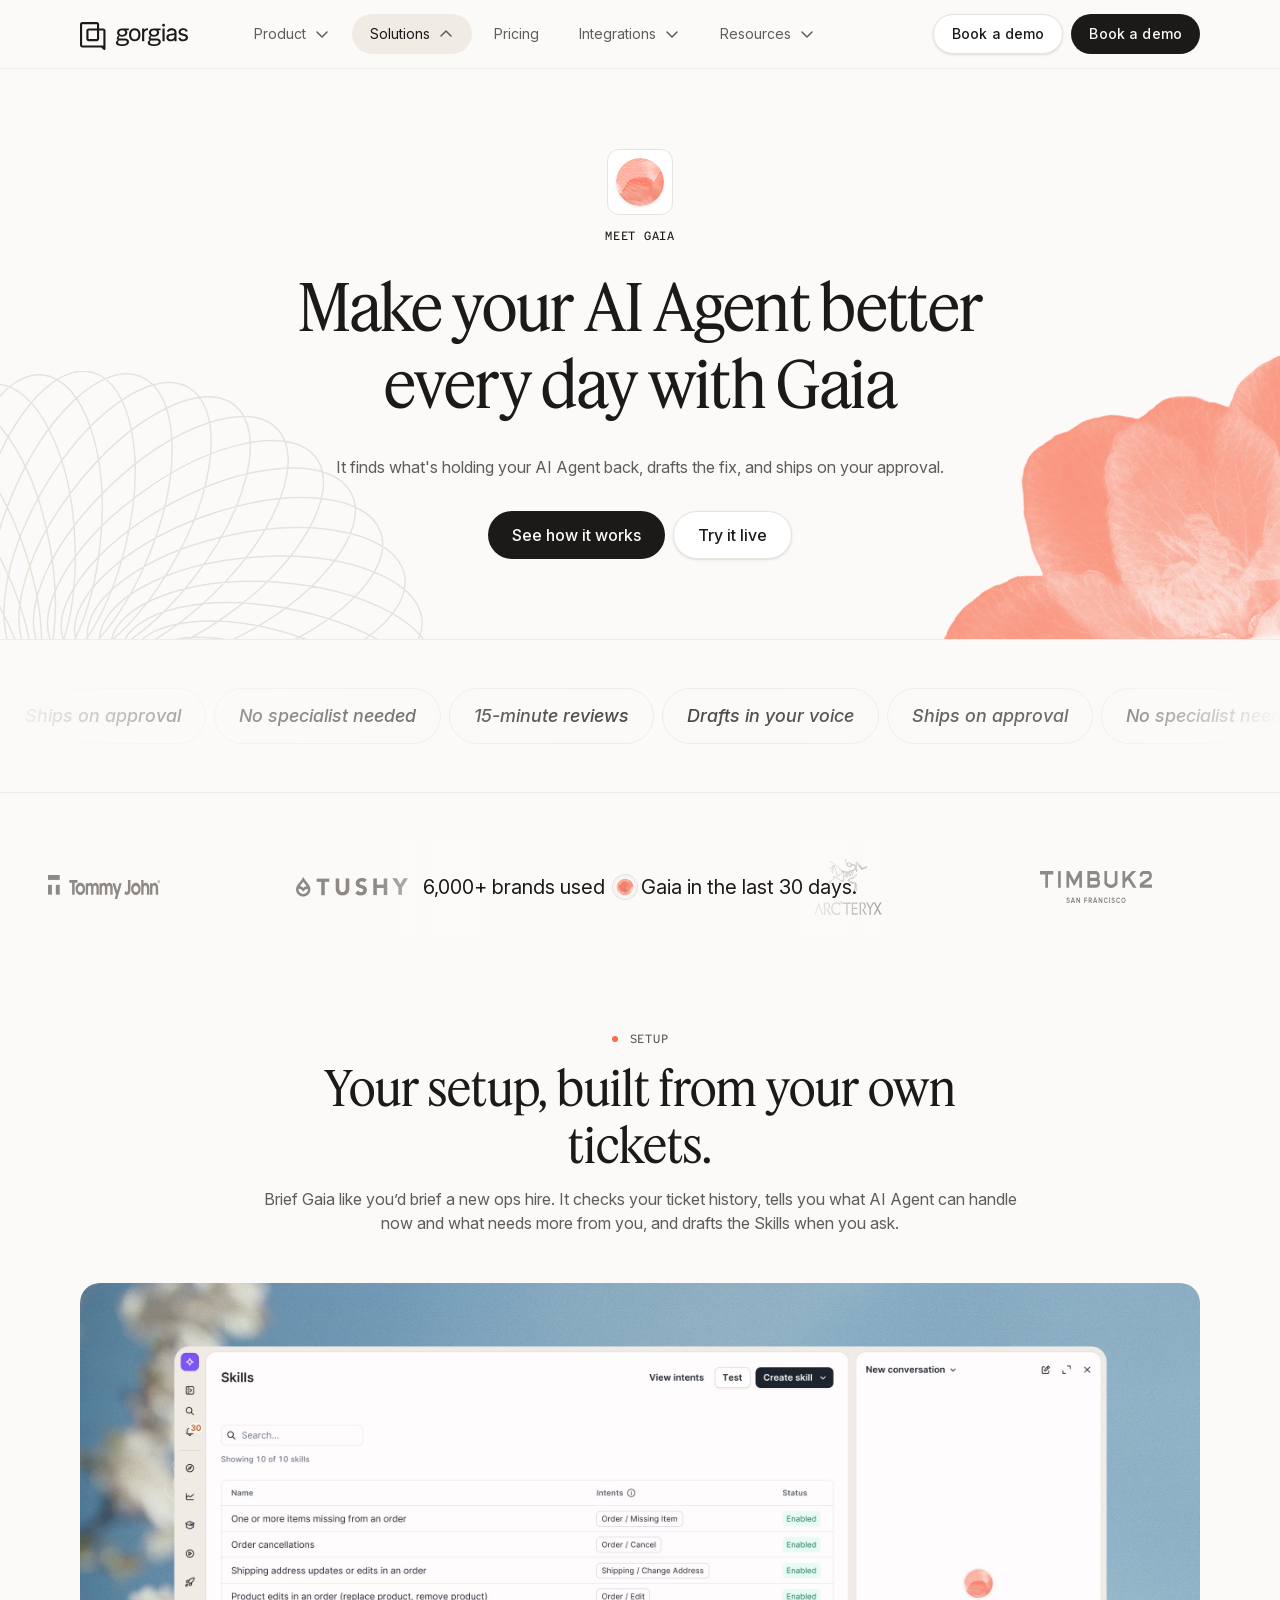
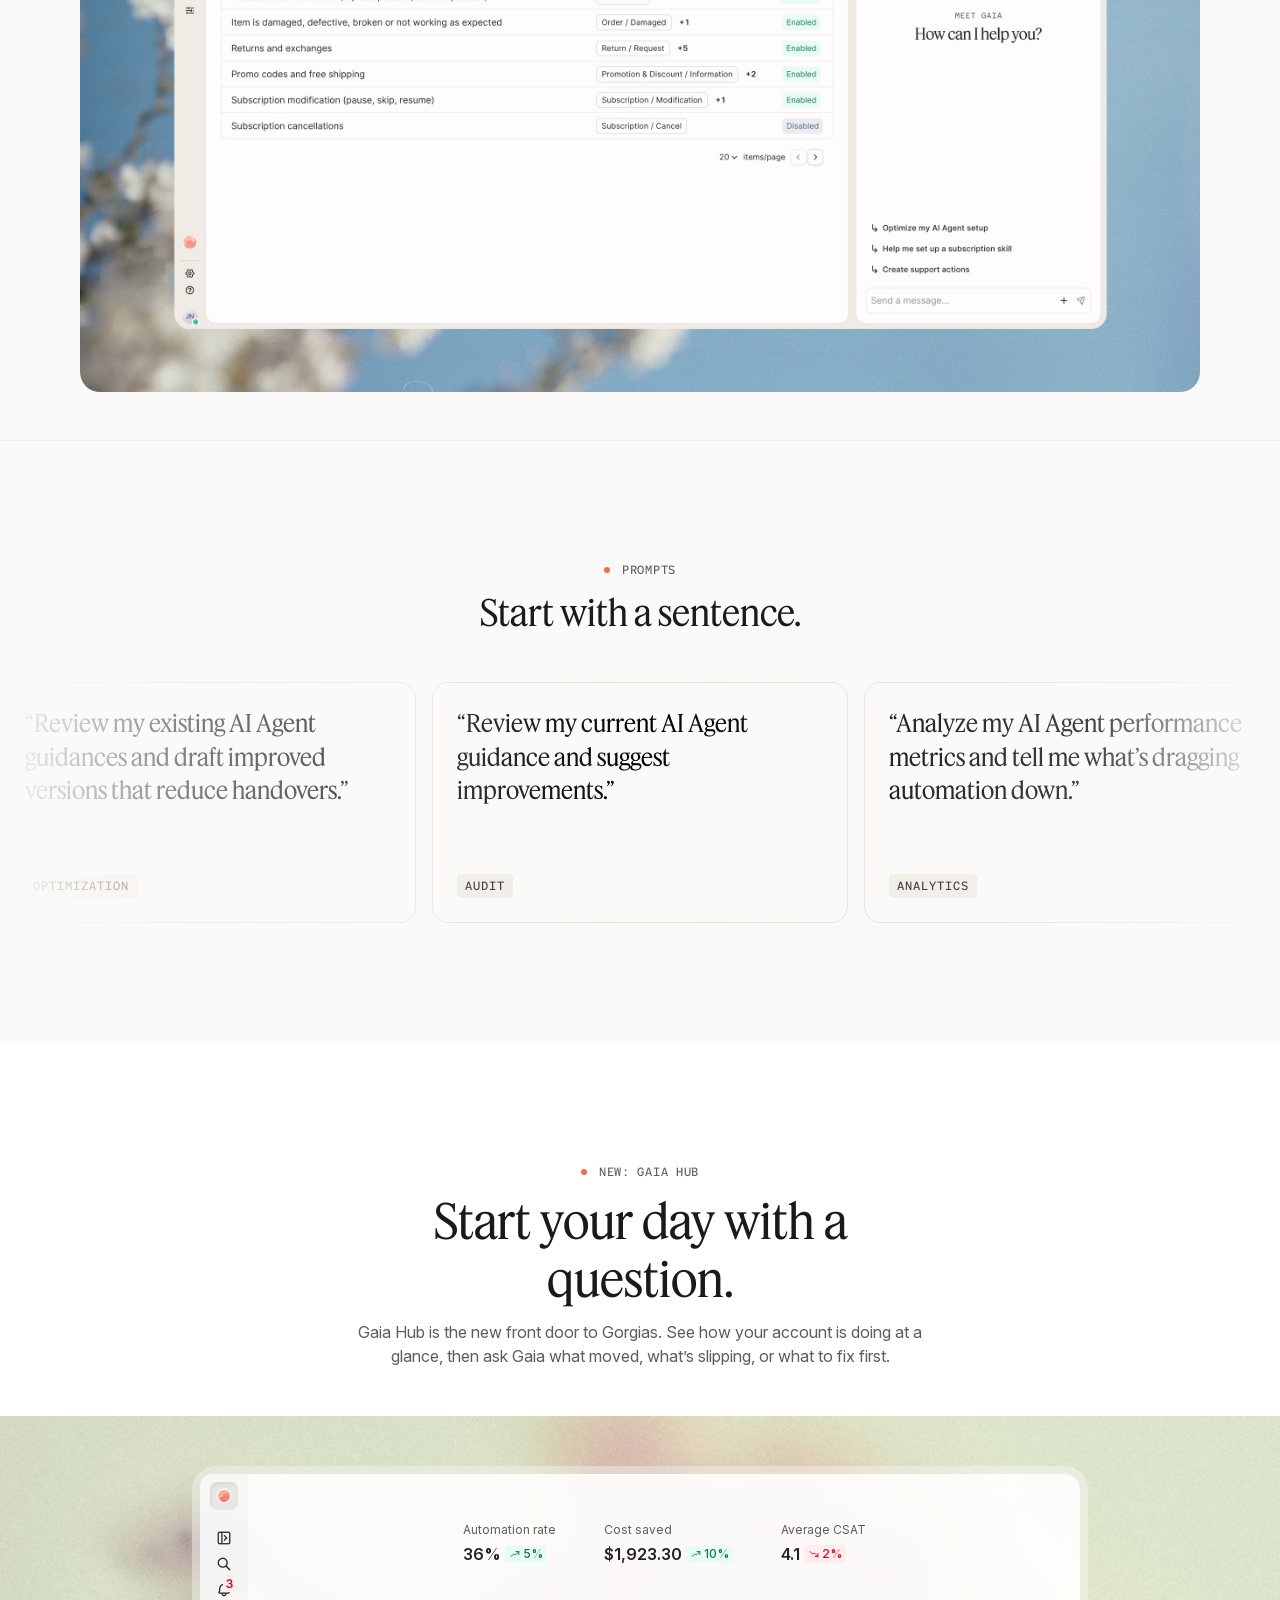
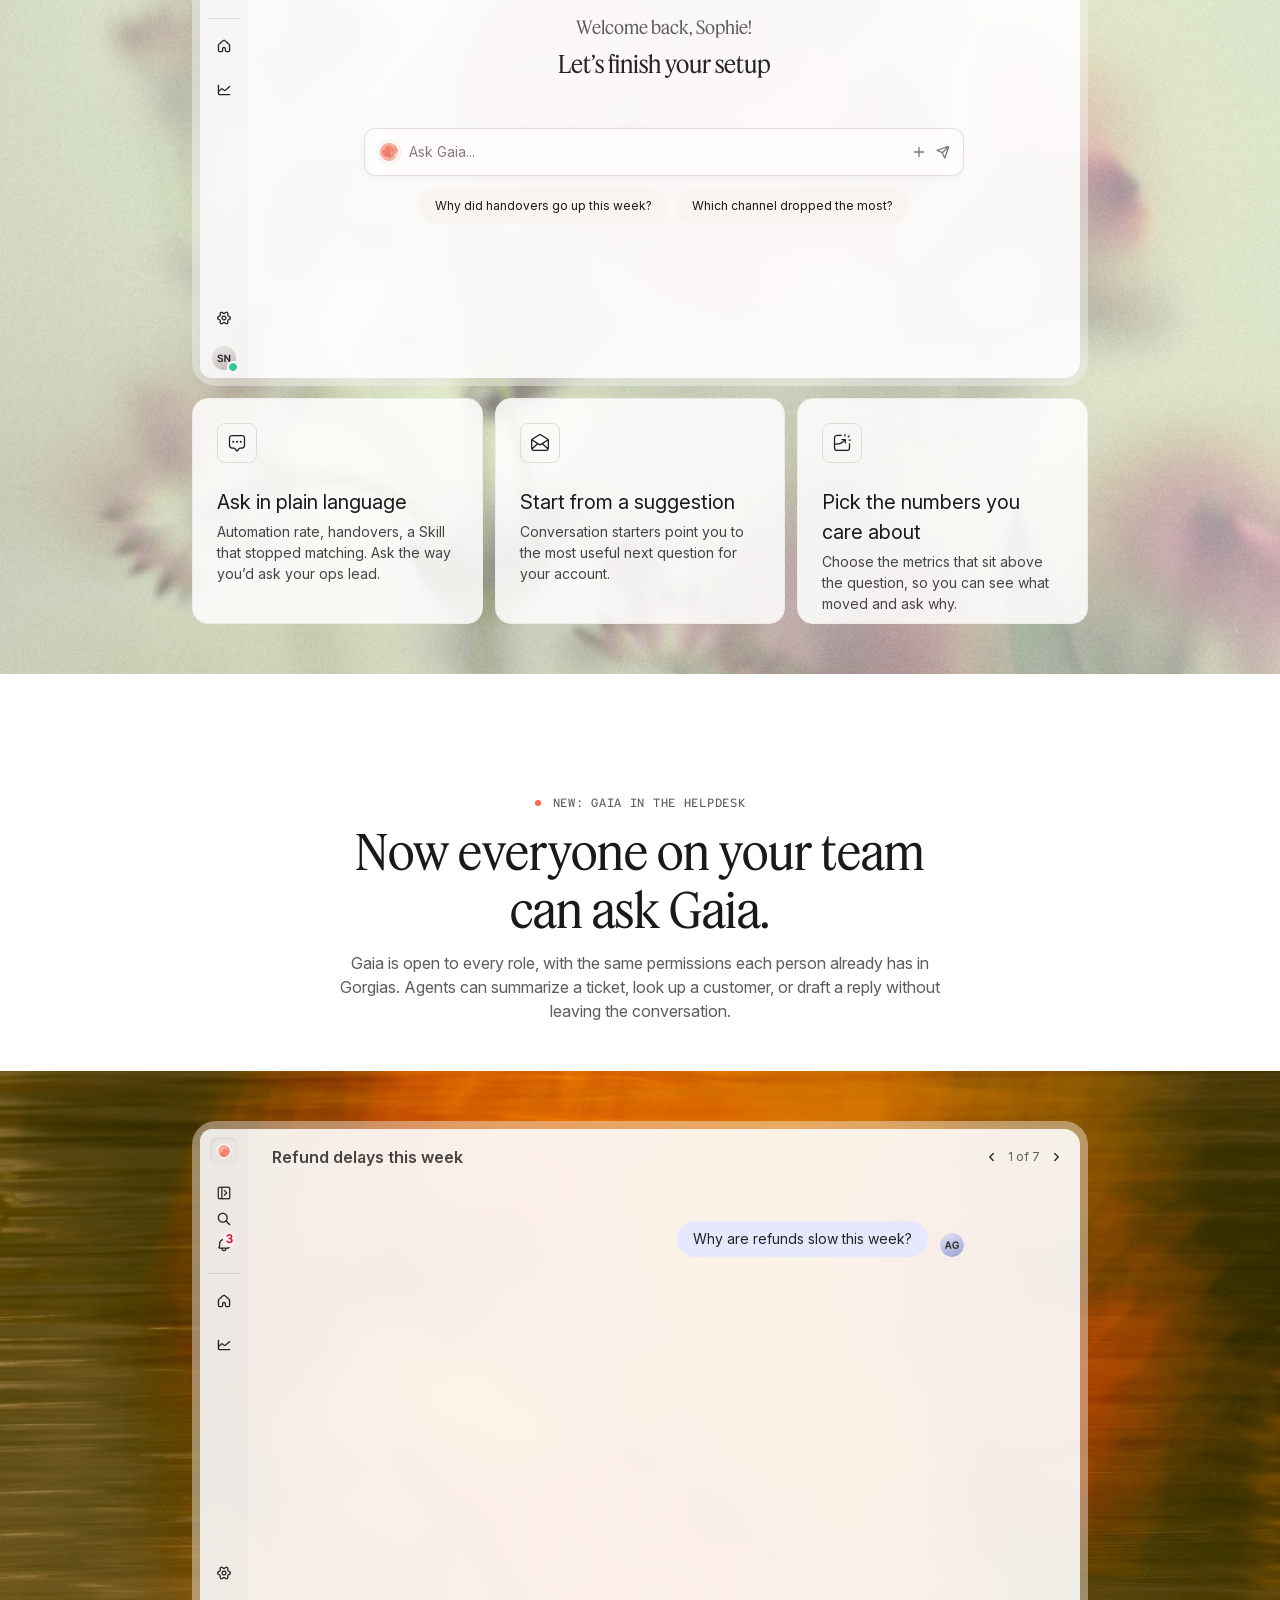
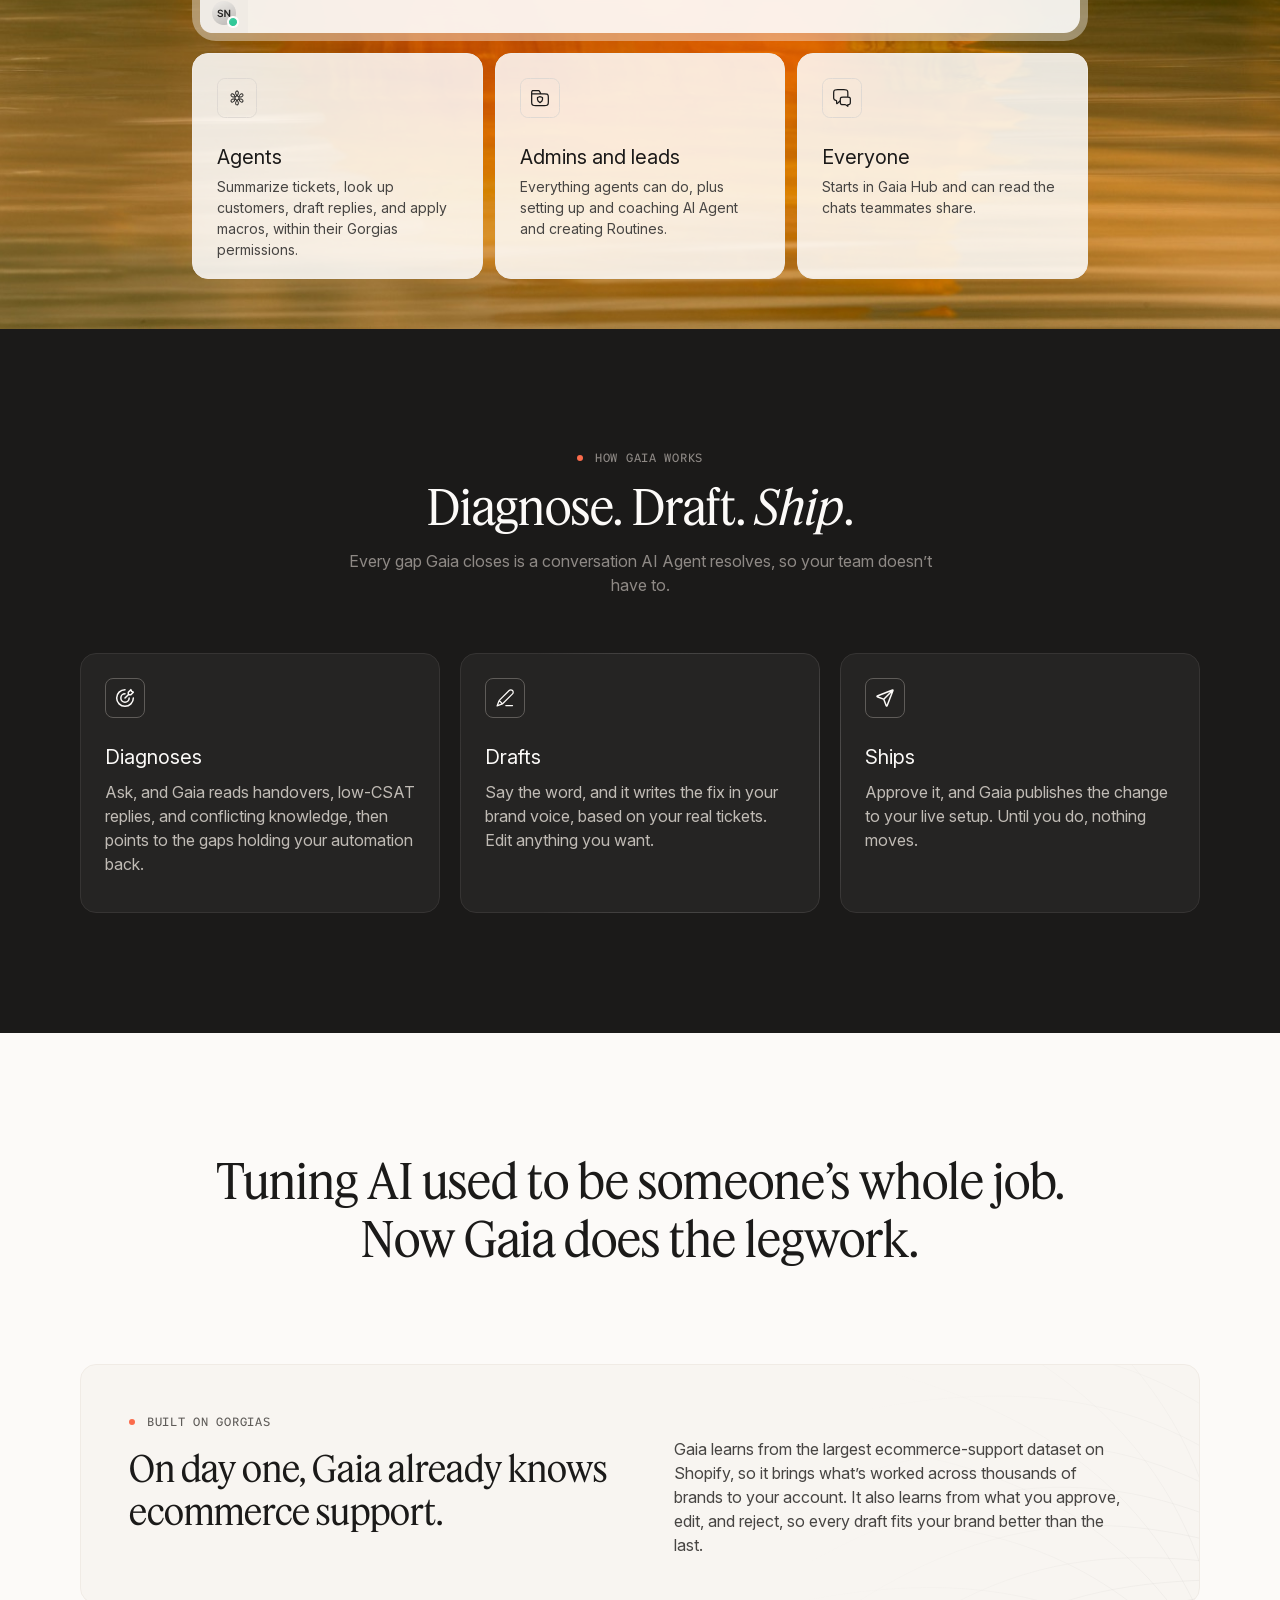
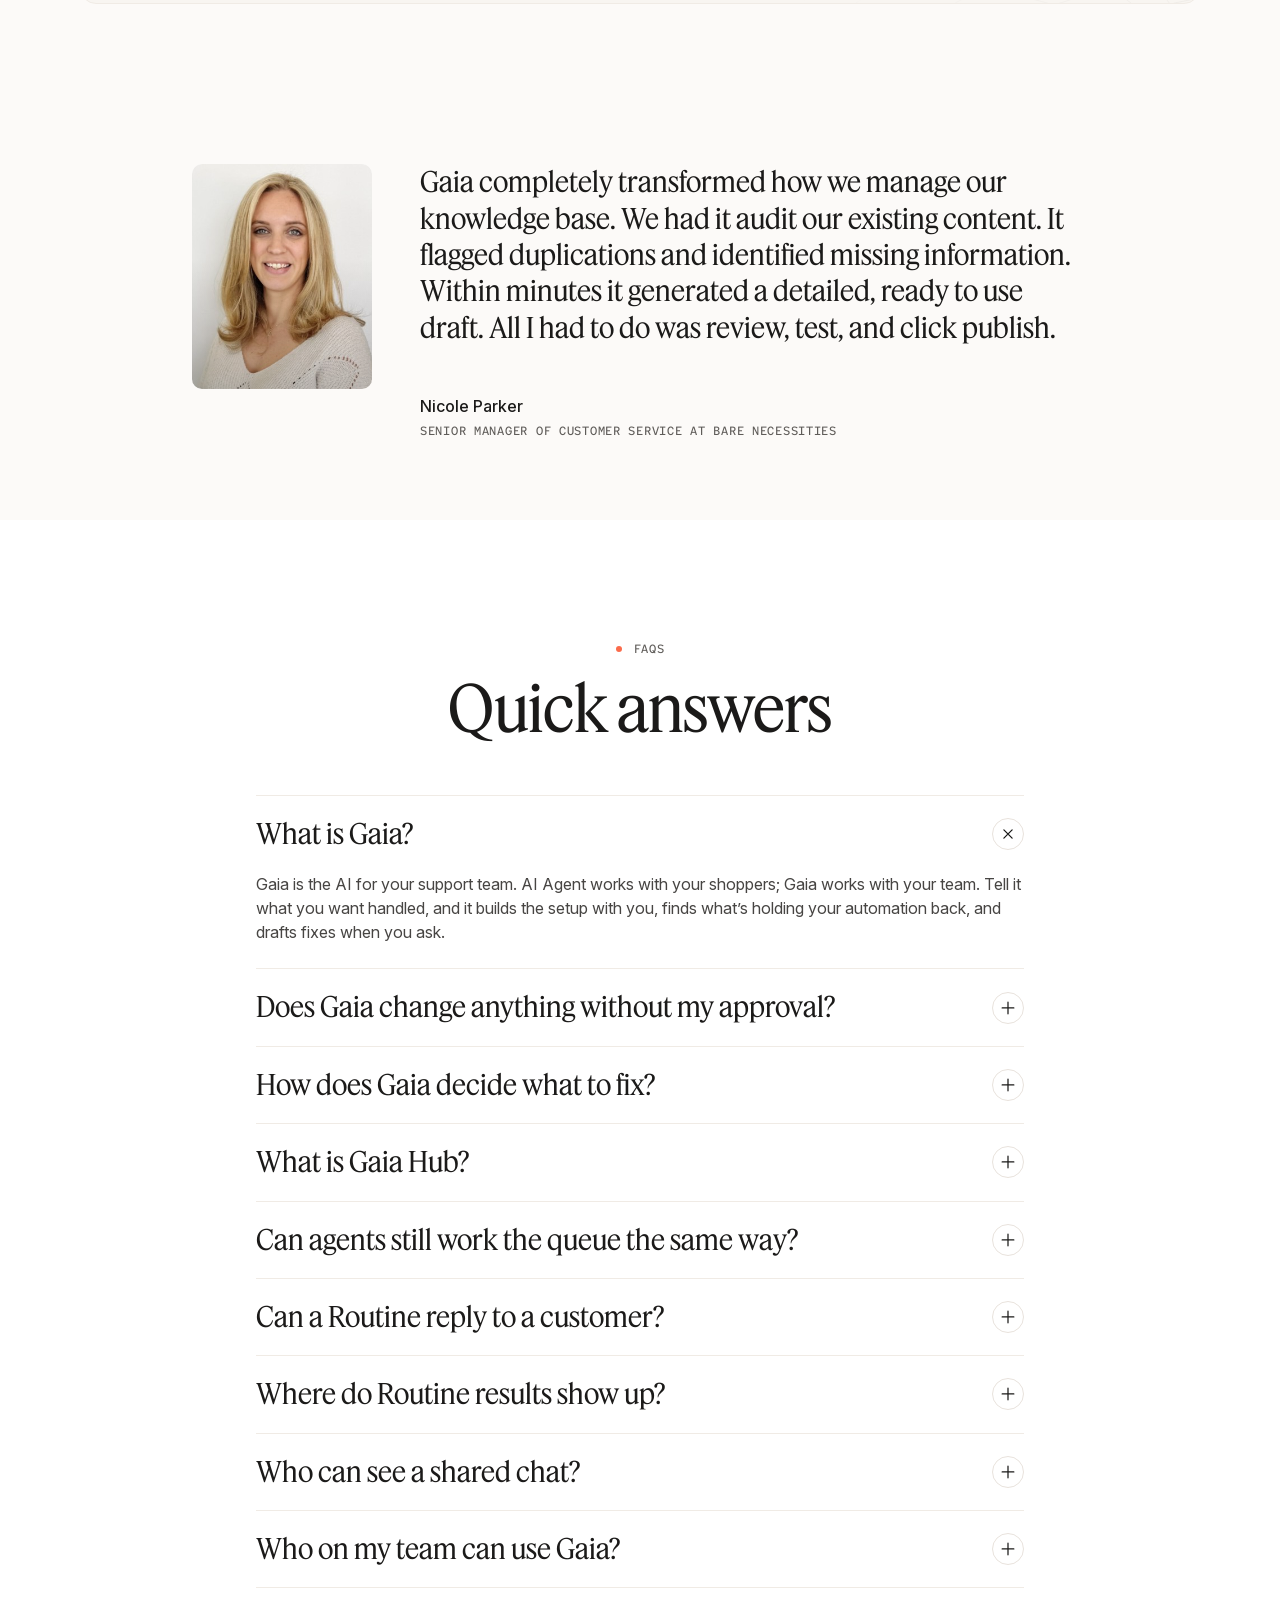
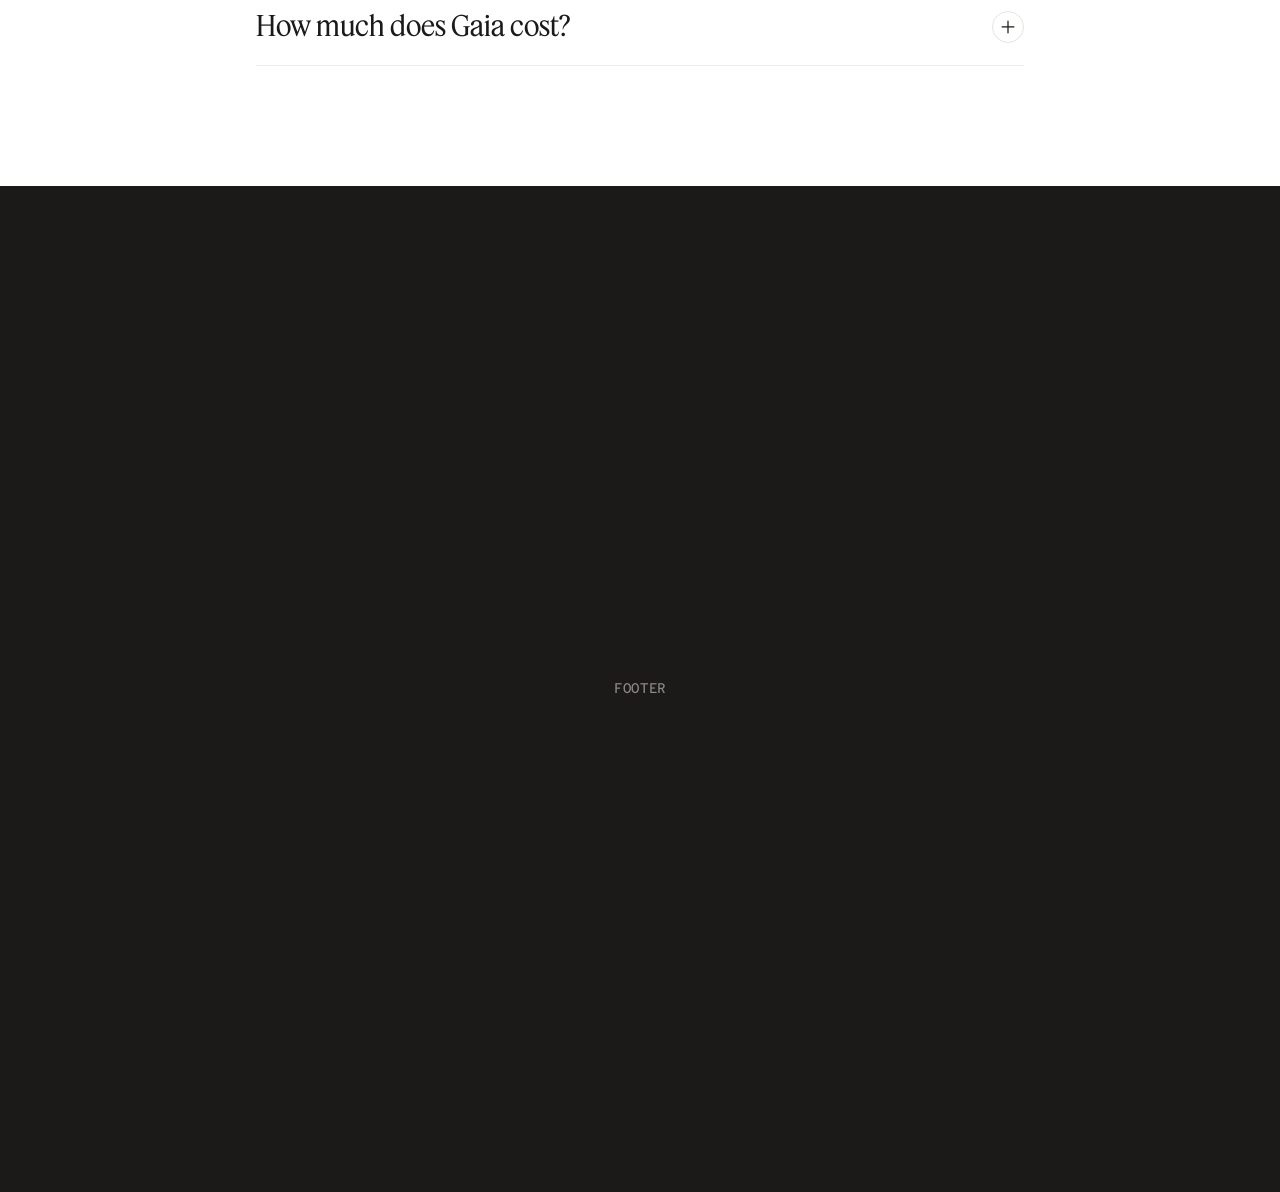
<file: gaia-lp/template.html>
<!DOCTYPE html>
<html lang="en">
<head>
<meta charset="utf-8">
<meta name="viewport" content="width=device-width, initial-scale=1">
<title>Gaia — Make your AI Agent better every day</title>
<link rel="stylesheet" href="styles.css">
<style>
/* Tokens the embedded sections expect */
:root { --fade: 450ms; --card-bg: rgba(252,250,248,.8); --content-tertiary: #5f5c59; --input-placeholder: #8e8985; --selected: rgba(63,60,57,.10); }
/* ---- Before/After section (scoped) ---- */
<!-- BA_CSS -->
/* Page override: the prototype caps .ba at 1440px; on this page it runs edge to edge */
.ba-wrap .ba { max-width: none; }
/* ---- Conversation scroll section (scoped) ---- */
<!-- CS_CSS -->
</style>
</head>
<body>

<!-- ============================== NAV ============================== -->
<header class="nav">
  <div class="nav__in">
    <div class="nav__left">
      <a class="nav__logo" href="#"><img src="assets/img/gorgias-lockup.svg" alt="Gorgias"></a>
      <nav class="nav__menu">
        <a class="nav__item" href="#">Product <img src="assets/img/caret-down.svg" alt=""></a>
        <a class="nav__item nav__item--on" href="#">Solutions <img src="assets/img/caret-down.svg" alt=""></a>
        <a class="nav__item" href="#">Pricing</a>
        <a class="nav__item" href="#">Integrations <img src="assets/img/caret-down.svg" alt=""></a>
        <a class="nav__item" href="#">Resources <img src="assets/img/caret-down.svg" alt=""></a>
      </nav>
    </div>
    <div class="nav__cta">
      <a class="btn btn--secondary btn--sm" href="#">Book a demo</a>
      <a class="btn btn--primary btn--sm" href="#">Book a demo</a>
    </div>
  </div>
</header>

<!-- ============================== HERO ============================== -->
<section class="hero" id="hero">
  <div class="hero__orbit a" style="--i:0"><img src="assets/img/hero-left.svg" alt=""></div>
  <div class="hero__in">
    <div class="hero__top">
      <div class="hero__badge a" style="--i:0">
        <div class="hero__icon"><img src="assets/img/gaia-logo-lg.png" alt=""></div>
        <span class="mono">Meet Gaia</span>
      </div>
      <h1 class="h2 a" style="--i:1">Make your AI Agent better every day with Gaia</h1>
    </div>
    <p class="lead a" style="--i:2">It finds what's holding your AI Agent back, drafts the fix, and ships on your approval.</p>
    <div class="hero__cta a" style="--i:3">
      <a class="btn btn--primary" href="#diagnose">See how it works</a>
      <a class="btn btn--secondary" href="#">Try it live</a>
    </div>
  </div>
  <div class="hero__flower a" style="--i:1"><img src="assets/img/hero-right.png" alt=""></div>
</section>

<!-- ============================== FEATURES (rotating) ============================== -->
<section class="features">
  <div class="marquee">
    <div class="marquee__track" style="--dur: 36s">
      <div class="pill">Ships on approval</div><div class="pill">No specialist needed</div><div class="pill">15-minute reviews</div><div class="pill">Drafts in your voice</div><div class="pill">Ships on approval</div><div class="pill">No specialist needed</div><div class="pill">15-minute reviews</div><div class="pill">Drafts in your voice</div>
      <div class="pill">Ships on approval</div><div class="pill">No specialist needed</div><div class="pill">15-minute reviews</div><div class="pill">Drafts in your voice</div><div class="pill">Ships on approval</div><div class="pill">No specialist needed</div><div class="pill">15-minute reviews</div><div class="pill">Drafts in your voice</div>
    </div>
    <div class="marquee__fade"></div>
  </div>
</section>

<!-- ============================== LOGO GRID (rotating behind the copy) ============================== -->
<section class="logos">
  <div class="logos__track" id="logosTrack"></div>
  <div class="logos__copy">6,000+ brands used <span class="gl"><img src="assets/img/gaia-icon.png" alt="">Gaia in the last 30 days.</span></div>
</section>

<!-- ============================== YOUR SETUP ============================== -->
<section class="section setup" data-reveal>
  <div class="shead">
    <span class="tag rv" style="--i:0"><i></i><span class="mono">Setup</span></span>
    <h2 class="h3 rv" style="--i:1">Your setup, built from your own tickets.</h2>
    <p class="lead rv" style="--i:2">Brief Gaia like you’d brief a new ops hire. It checks your ticket history, tells you what AI Agent can handle now and what needs more from you, and drafts the Skills when you ask.</p>
  </div>
  <div class="setup__img rv rv--card" style="--i:3"><img src="assets/img/your-setup@2x.jpg" alt="Gaia reviewing Skills in Gorgias"></div>
</section>

<!-- ============================== START WITH A SENTENCE (rotating) ============================== -->
<section class="sentence" data-reveal>
  <div class="container">
    <div class="shead">
      <span class="tag rv" style="--i:0"><i></i><span class="mono">Prompts</span></span>
      <h2 class="h4 rv" style="--i:1">Start with a sentence.</h2>
    </div>
    <div class="marquee rv" style="--i:2">
      <div class="marquee__track" style="--dur: 48s" id="sentenceTrack"></div>
      <div class="marquee__fade"></div>
    </div>
  </div>
</section>

<!-- ============================== GAIA HUB ============================== -->
<section class="section apps" id="hub" data-reveal>
  <div class="shead">
    <span class="tag rv" style="--i:0"><i></i><span class="mono">New: Gaia Hub</span></span>
    <h2 class="h3 rv" style="--i:1">Start your day with a question.</h2>
    <p class="lead rv" style="--i:2">Gaia Hub is the new front door to Gorgias. See how your account is doing at a glance, then ask Gaia what moved, what’s slipping, or what to fix first.</p>
  </div>
  <div class="apps__hero">
    <img class="bg" src="assets/img/spring-bg.jpg" alt="">
    <div class="app rv rv--card" style="--i:3">
      <div class="app__nav"><img src="assets/img/app-sidebar.png" alt=""></div>
      <div class="app__content">
        <div class="hub__in">
          <div class="hub__metrics">
            <div class="metric rv" style="--i:5"><span class="lbl">Automation rate</span><span class="val">36% <span class="delta delta--up"><img src="assets/img/icon-trend-up.svg" alt="">5%</span></span></div>
            <div class="metric rv" style="--i:6"><span class="lbl">Cost saved</span><span class="val">$1,923.30 <span class="delta delta--up"><img src="assets/img/icon-trend-up.svg" alt="">10%</span></span></div>
            <div class="metric rv" style="--i:7"><span class="lbl">Average CSAT</span><span class="val">4.1 <span class="delta delta--down"><img src="assets/img/icon-trend-down.svg" alt="">2%</span></span></div>
          </div>
          <div class="hub__welcome rv" style="--i:8"><span class="w1">Welcome back, Sophie!</span><span class="w2">Let’s finish your setup</span></div>
          <div class="hub__ask rv" style="--i:9">
            <div class="ginput"><img src="assets/img/gaia-icon.png" alt="">Ask Gaia...<span class="sp"></span><img class="ic" src="assets/img/plus-sm.svg" alt=""><img class="ic" src="assets/img/send-sm.svg" alt=""></div>
            <div class="hub__chips"><span class="chip">Why did handovers go up this week?</span><span class="chip">Which channel dropped the most?</span></div>
          </div>
        </div>
      </div>
    </div>
    <div class="acards">
      <div class="acard rv rv--card" style="--i:4"><img src="assets/img/fi-annotation.svg" alt=""><div><h3>Ask in plain language</h3><p>Automation rate, handovers, a Skill that stopped matching. Ask the way you’d ask your ops lead.</p></div></div>
      <div class="acard rv rv--card" style="--i:5"><img src="assets/img/fi-mail.svg" alt=""><div><h3>Start from a suggestion</h3><p>Conversation starters point you to the most useful next question for your account.</p></div></div>
      <div class="acard rv rv--card" style="--i:6"><img src="assets/img/fi-chart.svg" alt=""><div><h3>Pick the numbers you care about</h3><p>Choose the metrics that sit above the question, so you can see what moved and ask why.</p></div></div>
    </div>
  </div>
</section>

<!-- ============================== CONVERSATION (scroll-driven) ============================== -->
<div class="cs" id="conversation">
<!-- CS_HTML -->
</div>


<!-- ============================== SHARED CHATS ============================== -->
<section class="section apps" id="shared" data-reveal>
  <div class="shead">
    <span class="tag rv" style="--i:0"><i></i><span class="mono">New: Gaia in the helpdesk</span></span>
    <h2 class="h3 rv" style="--i:1">Now everyone on your team<br>can ask Gaia.</h2>
    <p class="lead rv" style="--i:2">Gaia is open to every role, with the same permissions each person already has in Gorgias. Agents can summarize a ticket, look up a customer, or draft a reply without leaving the conversation.</p>
  </div>
  <div class="apps__hero">
    <img class="bg" src="assets/img/shared-bg.jpg" alt="">
    <div class="app rv rv--card" style="--i:3" id="sharedApp">
      <div class="app__nav"><img src="assets/img/app-sidebar.png" alt=""></div>
      <div class="app__content">
        <div class="sc__hd"><b>Refund delays this week</b><span class="sc__pager"><img src="assets/img/chevron-left.svg" alt="">1 of 7<img src="assets/img/chevron-right.svg" alt=""></span></div>
        <div class="sc__body">
          <div class="sc__row sc__row--me sc__msg"><span class="bubble bubble--a">Why are refunds slow this week?</span><img src="assets/img/avatar-ag.png" alt=""></div>
          <div class="sc__msg"><p class="sc__ai">Refund tickets are up 38% since Monday. Most of the delay comes from orders paid with Klarna: the provider added a manual review step on Sep 10 that holds refunds for 3 to 5 days. 41 of the 52 open refund tickets fit this pattern.</p><div class="sc__meta"><span>Payment history</span><span>18s</span></div></div>
          <div class="sc__row sc__row--me sc__msg"><span class="bubble bubble--b">Good to know. Can you send us this refund breakdown every Monday morning?</span><img src="assets/img/avatar-photo.png" alt=""></div>
          <div class="sc__msg"><p class="sc__ai">Done. Routine created: Refund delays report, every Monday at 8:00 AM, posted to this chat. First run is Sep 22.</p><div class="sc__meta"><span>Custom routine built</span><span>9s</span></div></div>
        </div>
      </div>
    </div>
    <div class="acards">
      <div class="acard rv rv--card" style="--i:4"><img src="assets/img/fi-agent.svg" alt=""><div><h3>Agents</h3><p>Summarize tickets, look up customers, draft replies, and apply macros, within their Gorgias permissions.</p></div></div>
      <div class="acard rv rv--card" style="--i:5"><img src="assets/img/fi-folder.svg" alt=""><div><h3>Admins and leads</h3><p>Everything agents can do, plus setting up and coaching AI Agent and creating Routines.</p></div></div>
      <div class="acard rv rv--card" style="--i:6"><img src="assets/img/fi-chats.svg" alt=""><div><h3>Everyone</h3><p>Starts in Gaia Hub and can read the chats teammates share.</p></div></div>
    </div>
  </div>
</section>

<!-- ============================== DIAGNOSE (shimmer) ============================== -->
<section class="section diagnose" id="diagnose" data-reveal>
  <div class="container">
    <div class="shead">
      <span class="tag rv" style="--i:0"><i></i><span class="mono">How Gaia works</span></span>
      <h2 class="h3 rv" style="--i:1">Diagnose. Draft. <em>Ship</em>.</h2>
      <p class="lead rv" style="--i:2">Every gap Gaia closes is a conversation AI Agent resolves, so your team doesn’t have to.</p>
    </div>
    <div class="dcards" id="dcards">
      <div class="dcard rv rv--card" style="--i:3"><div class="fi"><img src="assets/img/icon-target.svg" alt=""></div><div><h3>Diagnoses</h3><p>Ask, and Gaia reads handovers, low-CSAT replies, and conflicting knowledge, then points to the gaps holding your automation back.</p></div></div>
      <div class="dcard rv rv--card" style="--i:4"><div class="fi"><img src="assets/img/icon-pencil.svg" alt=""></div><div><h3>Drafts</h3><p>Say the word, and it writes the fix in your brand voice, based on your real tickets. Edit anything you want.</p></div></div>
      <div class="dcard rv rv--card" style="--i:5"><div class="fi"><img src="assets/img/icon-send.svg" alt=""></div><div><h3>Ships</h3><p>Approve it, and Gaia publishes the change to your live setup. Until you do, nothing moves.</p></div></div>
    </div>
  </div>
</section>

<!-- ============================== BEFORE / AFTER ============================== -->
<section class="section ba-section" data-reveal>
  <div class="container">
    <h2 class="h3 rv" style="--i:0">Tuning AI used to be someone’s whole job.<br>Now Gaia does the legwork.</h2>
    <div class="ba-wrap rv rv--card" style="--i:1">
<!-- BA_HTML -->
    </div>
    <div class="mcp rv rv--card" style="--i:2">
      <div class="mcp__content">
        <span class="tag"><i></i><span class="mono">Built on Gorgias</span></span>
        <h3 class="h4">On day one, Gaia already knows ecommerce support.</h3>
      </div>
      <p class="mcp__text">Gaia learns from the largest ecommerce-support dataset on Shopify, so it brings what’s worked across thousands of brands to your account. It also learns from what you approve, edit, and reject, so every draft fits your brand better than the last.</p>
      <img class="mcp__orbit" src="assets/img/orbit-card.svg" alt="">
    </div>
  </div>
</section>

<!-- ============================== TESTIMONIAL ============================== -->
<section class="section testimonial" data-reveal>
  <div class="container">
    <div class="testimonial__photo rv rv--card" style="--i:0"><img src="assets/img/nicole-parker.png" alt="Nicole Parker"></div>
    <div class="testimonial__body">
      <p class="h5 rv" style="--i:1">Gaia completely transformed how we manage our knowledge base. We had it audit our existing content. It flagged duplications and identified missing information. Within minutes it generated a detailed, ready to use draft. All I had to do was review, test, and click publish.</p>
      <div class="testimonial__who rv" style="--i:2"><b>Nicole Parker</b><span class="mono">Senior Manager of Customer Service at Bare Necessities</span></div>
    </div>
  </div>
</section>

<!-- ============================== FAQ ============================== -->
<section class="section faq" data-reveal>
  <div class="container">
    <div class="shead">
      <span class="tag rv" style="--i:0"><i></i><span class="mono">FAQs</span></span>
      <h2 class="h2 rv" style="--i:1">Quick answers</h2>
    </div>
    <div class="faq__list rv" style="--i:2" id="faq"></div>
  </div>
</section>

<!-- ============================== FOOTER placeholder ============================== -->
<footer class="site-footer"><span class="mono">Footer</span></footer>

<script src="app.js"></script>
<script>
/* ---- Before/After section (from the standalone prototype) ---- */
<!-- BA_JS -->
</script>
<script>
/* ---- Conversation scroll section (from the standalone prototype) ---- */
<!-- CS_JS -->
</script>
</body>
</html>
</file>
<file: gaia-lp/styles.css>
/* Gaia landing page — prototype styles
   Design source: Figma "Website 2.0 | Core Pages", Gaia frame (1440px).
   Tokens mirror the Figma variables. */

@font-face { font-family: "Feature Deck"; src: url("assets/fonts/FeatureDeck-Regular-Web.woff2") format("woff2"); font-weight: 400; font-display: swap; }
@font-face { font-family: "Feature Deck"; src: url("assets/fonts/FeatureDeck-RegularItalic-Web.woff2") format("woff2"); font-weight: 400; font-style: italic; font-display: swap; }
@font-face { font-family: "Inter Variable"; src: url("assets/fonts/InterVariable.woff2") format("woff2"); font-weight: 100 900; font-display: swap; }
@font-face { font-family: "Inter Variable"; src: url("assets/fonts/InterVariable-Italic.woff2") format("woff2"); font-weight: 100 900; font-style: italic; font-display: swap; }
@font-face { font-family: "Red Hat Mono"; src: url("assets/fonts/RedHatMono-VF.woff2") format("woff2"); font-weight: 300 700; font-display: swap; }

:root {
  --paper: #fcfaf8; --white: #fff;
  --ink: #1b1a19; --ink-2: #252423; --secondary: #474543; --tertiary: #5f5c59; --faded: #8e8985;
  --neutral-tertiary: #706f6e; --placeholder: #807d7c;
  --border-faint: #f8f5f1; --border-soft: #f0ebe5; --border-default: #e8e2dc; --border-bold: #dfd9d3; --border-neutral: rgba(31,23,12,.12);
  --brand-500: #fb6b4b; --brand-200: #ffb5a5;
  --elev-mid: #fffdfc; --surface-1: #f7f5f3; --raised-dark: #252423; --border-dark-soft: #363433; --border-dark-bold: #5f5c59;
  --ease: cubic-bezier(.2,.7,.2,1);
  --serif: "Feature Deck", Georgia, serif;
  --sans: "Inter Variable", Inter, system-ui, sans-serif;
  --mono: "Red Hat Mono", ui-monospace, monospace;
}

* { box-sizing: border-box; }
html { scroll-behavior: smooth; }
body { margin: 0; background: var(--paper); color: var(--ink); font-family: var(--sans); -webkit-font-smoothing: antialiased; overflow-x: hidden; }
img { display: block; }
h1, h2, h3, p { margin: 0; }
a { color: inherit; text-decoration: none; }

/* ---------- Type ---------- */
.mono { font: 500 12px/1.5 var(--mono); letter-spacing: .72px; text-transform: uppercase; color: var(--tertiary); }
.h2 { font: 400 64px/1.2 var(--serif); letter-spacing: -.64px; color: var(--ink); }
.h3 { font: 400 48px/1.2 var(--serif); color: var(--ink); }
.h4 { font: 400 36px/1.2 var(--serif); color: var(--ink); }
.h5 { font: 400 28px/1.3 var(--serif); color: var(--ink); }
.lead { font: 400 16px/1.5 var(--sans); color: var(--tertiary); }
.tag { display: inline-flex; align-items: center; gap: 12px; }
.tag i { width: 6px; height: 6px; border-radius: 50%; background: var(--brand-500); }
.center { text-align: center; }

/* ---------- Layout ---------- */
.section { padding: 120px 80px; display: flex; flex-direction: column; align-items: center; }
.container { width: 100%; max-width: 1200px; display: flex; flex-direction: column; align-items: center; }
.shead { display: flex; flex-direction: column; align-items: center; gap: 12px; max-width: 768px; text-align: center; }
.shead .lead { max-width: 768px; }

/* ---------- Buttons ---------- */
.btn { display: inline-flex; align-items: center; justify-content: center; height: 48px; padding: 8px 24px; border-radius: 9999px; font: 500 16px/1.5 var(--sans); white-space: nowrap; cursor: pointer; border: 0; }
.btn--primary { background: var(--ink); color: var(--paper); }
.btn--secondary { background: var(--white); color: var(--ink); border: 1px solid var(--border-default); box-shadow: 0 1px 3px rgba(27,26,25,.1), 0 1px 2px -1px rgba(27,26,25,.1); }
.btn--sm { height: 40px; padding: 8px 18px; font: 500 14px/1.4 var(--sans); letter-spacing: .14px; }

/* ---------- Reveal on scroll (same recipe as the section prototypes) ---------- */
.rv { opacity: 0; }
.in .rv, .rv.in { animation: rise 640ms var(--ease) both; animation-delay: calc(var(--i, 0) * 70ms + var(--d, 0ms)); }
@keyframes rise { from { opacity: 0; transform: translateY(14px); } to { opacity: 1; transform: none; } }
.in .rv--card { animation-name: cardIn; animation-duration: 720ms; }
@keyframes cardIn { from { opacity: 0; transform: translateY(16px) scale(.985); } to { opacity: 1; transform: none; } }

/* =====================================================================
   NAV
   ===================================================================== */
.nav { position: sticky; top: 0; z-index: 50; background: var(--paper); border-bottom: 1px solid var(--border-soft); padding: 14px 80px; display: flex; justify-content: center; }
.nav__in { width: 100%; max-width: 1200px; display: flex; align-items: center; justify-content: space-between; }
.nav__left { display: flex; align-items: center; gap: 48px; }
.nav__logo { height: 28px; width: 108.26px; padding-top: 2px; }
.nav__logo img { height: 28px; width: 108.26px; }
.nav__menu { display: flex; gap: 4px; }
.nav__item { height: 40px; padding: 8px 18px; border-radius: 9999px; display: flex; align-items: center; gap: 8px; font: 400 14px/1.2 var(--sans); color: var(--tertiary); }
.nav__item img { width: 16px; height: 16px; }
.nav__item--on { background: var(--border-soft); color: var(--ink); }
.nav__item--on img { transform: rotate(180deg); }
.nav__cta { display: flex; gap: 8px; }

/* =====================================================================
   HERO
   ===================================================================== */
.hero { position: relative; padding: 80px 80px; display: flex; flex-direction: column; align-items: center; overflow: hidden; min-height: 568px; }
.hero__in { width: 100%; max-width: 768px; display: flex; flex-direction: column; align-items: center; gap: 32px; position: relative; z-index: 1; }
.hero__top { display: flex; flex-direction: column; align-items: center; gap: 24px; width: 100%; }
.hero__badge { display: flex; flex-direction: column; align-items: center; gap: 12px; }
.hero__badge .mono { color: var(--ink); }
.hero__icon { padding: 8px; border-radius: 12px; background: var(--white); border: 1px solid var(--border-default); }
.hero__icon img { width: 48px; height: 48px; border-radius: 50%; box-shadow: 0 1px 3px rgba(27,26,25,.1), 0 1px 2px -1px rgba(27,26,25,.1); }
.hero .h2 { text-align: center; }
.hero .lead { text-align: center; }
.hero__cta { display: flex; gap: 8px; }
.hero__flower { position: absolute; right: -253px; bottom: -293px; width: 684px; height: 722px; display: grid; place-items: center; pointer-events: none; }
.hero__flower img { width: 586px; height: 633px; transform: rotate(9.67deg); }
.hero__orbit { position: absolute; left: -267px; top: calc(50% + 369px); transform: translateY(-50%); width: 706px; height: 705px; pointer-events: none; }
.hero__orbit img { width: 100%; height: 100%; }
/* first-load animation */
.hero .a { opacity: 0; animation: rise 800ms var(--ease) both; animation-delay: calc(var(--i, 0) * 110ms + 120ms); }
.hero__flower.a { animation-name: flowerIn; animation-duration: 1400ms; }
.hero__orbit.a { animation-name: orbitIn; animation-duration: 1600ms; }
@keyframes flowerIn { from { opacity: 0; transform: translate(40px, 40px); } to { opacity: 1; transform: none; } }
@keyframes orbitIn { from { opacity: 0; transform: translateY(-50%) rotate(-6deg); } to { opacity: 1; transform: translateY(-50%); } }

/* =====================================================================
   FEATURES (rotating pills) + START SENTENCE (rotating cards)
   ===================================================================== */
.marquee { position: relative; overflow: hidden; width: 100%; }
.marquee__track { display: flex; gap: 8px; width: max-content; animation: marquee var(--dur, 40s) linear infinite; }
.marquee:hover .marquee__track { animation-play-state: paused; }
@keyframes marquee { to { transform: translateX(-50%); } }
.marquee__fade { position: absolute; inset: 0; pointer-events: none;
  background: linear-gradient(90deg, var(--paper) 0%, rgba(252,250,248,.5) 15%, rgba(252,250,248,0) 50%, rgba(252,250,248,.25) 85%, var(--paper) 100%); }

.features { border-top: 1px solid var(--border-soft); padding: 48px 0; }
.pill { height: 56px; padding: 8px 24px; border: 1px solid var(--border-soft); border-radius: 9999px; display: flex; align-items: center; font: 500 italic 18px/1.5 var(--sans); color: var(--secondary); white-space: nowrap; }

.sentence { border-top: 1px solid var(--border-soft); padding: 120px 0; }
.sentence .container { gap: 48px; max-width: none; }
.sentence .marquee__track { gap: 16px; }
.pcard { width: 416px; height: 241px; padding: 24px; border: 1px solid #e9e1d8; border-radius: 16px; display: flex; flex-direction: column; justify-content: space-between; background: var(--paper); }
.pcard p { font: 400 24px/1.4 var(--serif); color: #000; }
.pcard .lbl { height: 24px; padding: 4px 8px; border-radius: 4px; background: var(--border-soft); font: 500 12px/1 var(--mono); letter-spacing: .96px; text-transform: uppercase; color: var(--ink); align-self: flex-start; display: flex; align-items: center; }

/* =====================================================================
   LOGO GRID
   ===================================================================== */
.logos { border-top: 1px solid var(--border-soft); padding: 48px 0; position: relative; display: flex; justify-content: center; align-items: center; overflow: hidden; height: 190px; }
.logos__track { position: absolute; left: 0; top: 50%; transform: translateY(-50%); display: flex; gap: 40px; width: max-content; animation: marquee 60s linear infinite; }
.logos__tile { width: 208px; height: 84px; padding: 14px 48px; display: flex; align-items: center; justify-content: center; }
.logos__tile img { max-width: 112px; max-height: 56px; width: auto; height: auto; }
.logos__tile .mask { width: 112px; height: 20px; background: var(--faded); -webkit-mask: url("assets/img/logos/tushy.png") center / contain no-repeat; mask: url("assets/img/logos/tushy.png") center / contain no-repeat; }
.logos__copy { position: relative; z-index: 1; display: flex; align-items: center; gap: 8px; padding: 32px 48px; font: 400 20px/1.5 var(--sans); color: var(--ink); white-space: nowrap;
  background: linear-gradient(90deg, rgba(252,250,248,0) 0%, var(--paper) 20%, var(--paper) 80%, rgba(252,250,248,0) 100%); }
.logos__copy .gl { display: inline-flex; align-items: center; gap: 4px; }
.logos__copy .gl img { width: 24px; height: 24px; border-radius: 50%; border: .75px solid var(--border-faint); box-shadow: 0 0 0 1px var(--border-default); }

/* =====================================================================
   YOUR SETUP
   ===================================================================== */
.setup { padding: 48px 80px; gap: 48px; }
.setup__img { width: 100%; max-width: 1281px; border-radius: 20px; overflow: hidden; }
.setup__img img { width: 100%; height: auto; }

/* =====================================================================
   DIAGNOSE (dark, shimmering outline)
   ===================================================================== */
.diagnose { background: var(--ink); }
.diagnose .container { gap: 56px; }
.diagnose .shead { max-width: 611px; }
.diagnose .mono { color: var(--faded); }
.diagnose .h3 { color: var(--paper); }
.diagnose .h3 em { font-style: italic; }
.diagnose .lead { color: var(--faded); }
.dcards { display: flex; gap: 20px; width: 100%; position: relative; }
.dcard { flex: 1; height: 260px; padding: 24px; border-radius: 16px; background: var(--raised-dark); border: 1px solid var(--border-dark-soft); display: flex; flex-direction: column; gap: 24px; position: relative; }
.dcard .fi { width: 40px; height: 40px; border-radius: 8px; border: 1px solid var(--border-dark-bold); display: grid; place-items: center; }
.dcard .fi img { width: 20px; height: 20px; }
.dcard h3 { font: 400 20px/1.5 var(--sans); color: var(--paper); }
.dcard p { font: 400 16px/1.5 var(--sans); color: #c0bbb5; margin-top: 8px; }
/* Shimmer: a soft white radial highlight, masked to the 1px border ring, sweeping left to right across the row. */
.dcard::after {
  content: ""; position: absolute; inset: -1px; border-radius: 17px; padding: 1px; pointer-events: none;
  background: radial-gradient(320px 220px at var(--sx, -999px) 50%, rgba(255,255,255,.34) 0, rgba(255,255,255,.16) 40%, rgba(255,255,255,0) 75%);
  -webkit-mask: linear-gradient(#000 0 0) content-box, linear-gradient(#000 0 0); -webkit-mask-composite: xor; mask: linear-gradient(#000 0 0) content-box, linear-gradient(#000 0 0); mask-composite: exclude;
}

/* =====================================================================
   BEFORE / AFTER wrapper (the hero itself is the .ba block from the prototype)
   ===================================================================== */
.ba-section { padding: 120px 0 80px; gap: 48px; }
.ba-section .container { gap: 48px; max-width: none; }
.ba-section > .container > .h3 { text-align: center; max-width: 1200px; padding: 0 80px; }
.ba-wrap { width: 100%; }                                  /* full bleed: the section has no side padding */
.ba-section .mcp { width: calc(100% - 160px); }
.mcp { width: 100%; max-width: 1200px; height: 240px; padding: 48px; border-radius: 16px; background: var(--border-faint); border: 1px solid var(--border-soft); display: flex; gap: 24px; position: relative; overflow: hidden; }
.mcp__content { width: 540px; display: flex; flex-direction: column; gap: 16px; }
.mcp__content .h4 { font-size: 36px; }
.mcp__text { width: 540px; padding: 24px; font: 400 16px/1.5 var(--sans); color: var(--secondary); }
.mcp__orbit { position: absolute; right: 0; top: 0; width: 417px; height: 240px; pointer-events: none; }

/* =====================================================================
   TESTIMONIAL
   ===================================================================== */
.testimonial { padding: 80px; }
.testimonial .container { max-width: 896px; flex-direction: row; align-items: flex-start; gap: 48px; }
.testimonial__photo { width: 180px; height: 225px; border-radius: 10px; overflow: hidden; position: relative; flex: 0 0 180px; background: var(--white); }
.testimonial__photo img { width: 100%; height: 100%; object-fit: cover; }
.testimonial__photo::before { content: ""; position: absolute; inset: 0; background: var(--paper); mix-blend-mode: multiply; }
.testimonial__photo::after { content: ""; position: absolute; inset: 0; background: linear-gradient(180deg, rgba(27,26,25,0) 42%, rgba(27,26,25,.25) 100%); }
.testimonial__body { flex: 1; display: flex; flex-direction: column; gap: 48px; }
.testimonial__who { display: flex; flex-direction: column; gap: 4px; }
.testimonial__who b { font: 500 16px/1.5 var(--sans); color: var(--ink); }

/* =====================================================================
   APP FRAME (Gaia Hub + Shared chats)
   ===================================================================== */
.apps { background: var(--white); padding: 120px 0 0; gap: 48px; }
.apps .shead { padding: 0 80px; }
.apps__hero { position: relative; width: 100%; padding: 50px 0; display: flex; flex-direction: column; align-items: center; gap: 12px; overflow: hidden; }
.apps__hero > img.bg { position: absolute; inset: 0; width: 100%; height: 100%; object-fit: cover; z-index: 0; }
.app { position: relative; z-index: 1; width: 896px; height: 520px; padding: 8px; border-radius: 24px; background: rgba(249,249,249,.4); -webkit-backdrop-filter: blur(16px); backdrop-filter: blur(16px); display: flex; }
.app__nav { width: 48px; height: 504px; border-radius: 16px 0 0 16px; }
.app__nav img { width: 48px; height: 504px; }
.app__content { flex: 1; height: 504px; background: rgba(255,255,255,.85); border-radius: 0 16px 16px 0; position: relative; overflow: hidden; }
.acards { position: relative; z-index: 1; display: flex; gap: 12px; width: 896px; height: 226px; }
.acard { flex: 1; padding: 24px; border-radius: 16px; background: rgba(255,255,255,.85); border: 1px solid var(--border-soft); display: flex; flex-direction: column; gap: 12px; }
.acard img { width: 40px; height: 40px; }
.acard h3 { font: 400 20px/1.5 var(--sans); color: var(--ink); margin-top: 12px; }
.acard p { font: 400 14px/1.5 var(--sans); color: var(--secondary); margin-top: 4px; }

/* Gaia Hub content */
.hub__in { padding: 48px 64px; display: flex; flex-direction: column; align-items: center; gap: 48px; height: 100%; }
.hub__metrics { display: flex; gap: 48px; }
.metric { display: flex; flex-direction: column; gap: 4px; }
.metric .lbl { font: 400 12px/16px var(--sans); color: #5f5e5c; }
.metric .val { display: flex; align-items: center; gap: 4px; font: 600 16px/24px var(--sans); color: var(--ink-2); }
.metric .delta { display: inline-flex; align-items: center; gap: 2px; padding: 1px 4px; border-radius: 4px; font: 500 12px/16px var(--sans); }
.metric .delta img { width: 12px; height: 12px; }
.delta--up { background: #e9fbf5; color: #147656; }
.delta--down { background: #ffecef; color: #d90b28; }
.hub__welcome { display: flex; flex-direction: column; align-items: center; gap: 6px; text-align: center; }
.hub__welcome .w1 { font: 400 18px/28px var(--serif); color: #5f5e5c; }
.hub__welcome .w2 { font: 400 24px/32px var(--serif); color: var(--ink-2); }
.hub__ask { display: flex; flex-direction: column; align-items: center; gap: 12px; }
.ginput { width: 600px; height: 48px; padding: 12px; border-radius: 12px; background: var(--elev-mid); border: 1px solid var(--border-neutral); box-shadow: 0 2px 8px rgba(0,0,0,.04); display: flex; align-items: center; gap: 8px; font: 400 14px/20px var(--sans); color: var(--placeholder); }
.ginput img { width: 24px; height: 24px; border-radius: 50%; }
.ginput .sp { flex: 1; }
.ginput .ic { width: 16px; height: 16px; opacity: .6; }
.hub__chips { display: flex; gap: 8px; }
.chip { height: 36px; padding: 8px 16px; border-radius: 9999px; background: var(--border-faint); font: 400 12px/1.5 var(--sans); color: var(--ink); display: flex; align-items: center; }

/* Shared chats content */
.sc__hd { height: 52px; padding: 16px 16px 12px 24px; display: flex; align-items: center; justify-content: space-between; }
.sc__hd b { font: 600 16px/24px var(--sans); color: var(--secondary); }
.sc__pager { display: flex; align-items: center; gap: 8px; font: 400 12px/16px var(--sans); color: #5f5e5c; }
.sc__pager img { width: 16px; height: 16px; }
.sc__body { padding: 40px 116px 24px; display: flex; flex-direction: column; gap: 24px; }
.sc__row { display: flex; align-items: flex-end; gap: 12px; }
.sc__row--me { justify-content: flex-end; }
.sc__row img { width: 24px; height: 24px; border-radius: 50%; flex: 0 0 24px; }
.bubble { padding: 8px 16px; border-radius: 24px; font: 400 14px/20px var(--sans); color: var(--ink-2); max-width: 360px; text-align: right; }
.bubble--a { background: #e6e9fe; }
.bubble--b { background: #ffeccc; }
.sc__ai { font: 400 14px/20px var(--sans); color: var(--ink-2); width: 600px; }
.sc__meta { font: 400 10px/14px var(--sans); color: #8b8987; margin-top: 4px; display: flex; gap: 8px; }
/* messages animate in on first view, independent of scroll */
.sc__msg { opacity: 0; }
.sc__msg.show { animation: msgIn 520ms var(--ease) both; }
@keyframes msgIn { from { opacity: 0; transform: translateY(10px) scale(.98); } to { opacity: 1; transform: none; } }

/* =====================================================================
   FAQ
   ===================================================================== */
.faq { background: var(--white); }
.faq .container { gap: 48px; }
.faq .h2 { font-size: 64px; }
.faq__list { width: 100%; max-width: 768px; display: flex; flex-direction: column; }
.faq__item { border-top: 1px solid var(--border-soft); }
.faq__item:last-child { border-bottom: 1px solid var(--border-soft); }
.faq__q { width: 100%; padding: 20px 0; display: flex; align-items: center; justify-content: space-between; gap: 32px; background: none; border: 0; cursor: pointer; text-align: left; font: 400 28px/1.3 var(--serif); color: var(--ink); }
.faq__q .ico { width: 32px; height: 32px; flex: 0 0 32px; border-radius: 50%; border: 1px solid var(--border-default); display: grid; place-items: center; background: var(--white); }
.faq__q .ico img { width: 20px; height: 20px; transition: transform .35s var(--ease); }
.faq__item.open .faq__q .ico img { transform: rotate(45deg); }
.faq__a { display: grid; grid-template-rows: 0fr; transition: grid-template-rows .45s var(--ease); }
.faq__a > div { overflow: hidden; }
.faq__a p { padding: 0 0 24px; font: 400 16px/1.5 var(--sans); color: var(--secondary); max-width: 768px; }
.faq__item.open .faq__a { grid-template-rows: 1fr; }

/* =====================================================================
   FOOTER placeholder
   ===================================================================== */
.site-footer { height: 1006px; background: var(--ink); display: grid; place-items: center; color: var(--faded); }
.site-footer .mono { color: var(--faded); font-size: 14px; }

@media (prefers-reduced-motion: reduce) {
  .rv, .hero .a, .sc__msg { opacity: 1 !important; animation: none !important; }
  .marquee__track, .logos__track { animation: none; }
}
</file>
